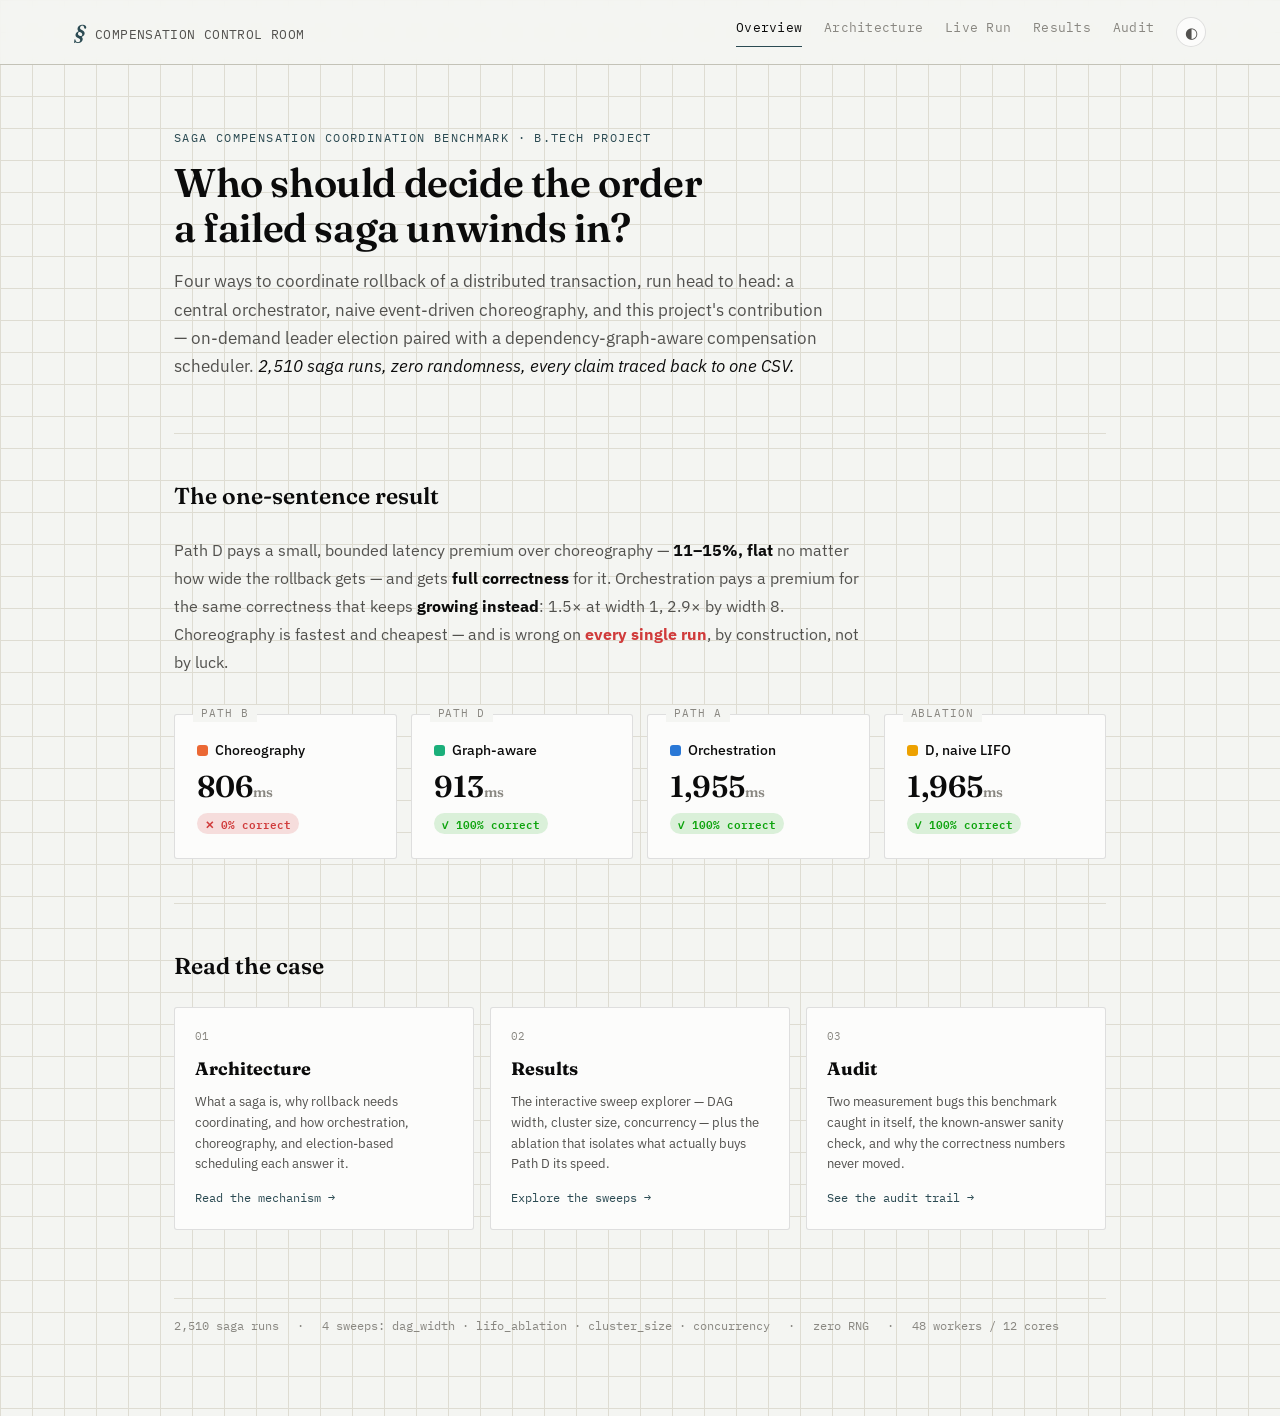
<file: dashboard/index.html>
<!DOCTYPE html>
<html lang="en">
<head>
<meta charset="UTF-8">
<meta name="viewport" content="width=device-width, initial-scale=1.0">
<title>Compensation Control Room</title>
<link rel="preconnect" href="https://fonts.googleapis.com">
<link rel="preconnect" href="https://fonts.gstatic.com" crossorigin>
<link href="https://fonts.googleapis.com/css2?family=Fraunces:opsz,wght@9..144,500;9..144,600;9..144,700&family=IBM+Plex+Sans:wght@400;500;600;700&family=IBM+Plex+Mono:wght@400;500;600&family=Caveat:wght@500;600&display=swap" rel="stylesheet">
<link rel="stylesheet" href="styles.css">
</head>
<body>

<header class="masthead">
  <div class="inner">
    <div class="brand"><span class="mark">§</span><span class="name">COMPENSATION CONTROL ROOM</span></div>
    <nav class="pagenav">
      <a href="index.html" class="cur">Overview</a>
      <a href="architecture.html">Architecture</a>
      <a href="simulate.html">Live Run</a>
      <a href="results.html">Results</a>
      <a href="audit.html">Audit</a>
      <button id="themeBtn" class="themebtn" aria-label="Toggle theme">◐</button>
    </nav>
  </div>
</header>

<div class="wrap">
  <section class="hero">
    <p class="kicker">Saga compensation coordination benchmark &middot; B.Tech project</p>
    <h1>Who should decide the order<br>a failed saga unwinds in?</h1>
    <p class="lede">Four ways to coordinate rollback of a distributed transaction, run head to head:
      a central orchestrator, naive event-driven choreography, and this project's contribution &mdash;
      on-demand leader election paired with a dependency-graph-aware compensation scheduler.
      <em>2,510 saga runs, zero randomness, every claim traced back to one CSV.</em></p>
  </section>

  <section class="block">
    <div class="block-head"><h2>The one-sentence result</h2></div>
    <p style="font-size:16px; line-height:1.75; max-width:70ch; color:var(--ink-2);">
      Path D pays a small, bounded latency premium over choreography &mdash;
      <b style="color:var(--ink)">11&ndash;15%, flat</b> no matter how wide the rollback gets &mdash;
      and gets <b style="color:var(--ink)">full correctness</b> for it. Orchestration pays a premium for
      the same correctness that keeps <b style="color:var(--ink)">growing instead</b>: 1.5&times; at
      width&nbsp;1, 2.9&times; by width&nbsp;8. Choreography is fastest and cheapest &mdash;
      and is wrong on <b style="color:var(--critical)">every single run</b>, by construction, not by luck.
    </p>

    <div class="grid-4" style="margin-top:24px;">
      <div class="card" data-tab="path B">
        <div class="pathkey" style="margin-bottom:10px;"><span class="sw" style="background:var(--series-b)"></span>Choreography</div>
        <div class="readout" style="text-align:left;"><span class="rv mono">806<span style="font-size:14px;color:var(--ink-muted);">ms</span></span></div>
        <div style="margin-top:8px;"><span class="pill critical">✕ 0% correct</span></div>
      </div>
      <div class="card" data-tab="path D">
        <div class="pathkey" style="margin-bottom:10px;"><span class="sw" style="background:var(--series-d)"></span>Graph-aware</div>
        <div class="readout" style="text-align:left;"><span class="rv mono">913<span style="font-size:14px;color:var(--ink-muted);">ms</span></span></div>
        <div style="margin-top:8px;"><span class="pill good">✓ 100% correct</span></div>
      </div>
      <div class="card" data-tab="path A">
        <div class="pathkey" style="margin-bottom:10px;"><span class="sw" style="background:var(--series-a)"></span>Orchestration</div>
        <div class="readout" style="text-align:left;"><span class="rv mono">1,955<span style="font-size:14px;color:var(--ink-muted);">ms</span></span></div>
        <div style="margin-top:8px;"><span class="pill good">✓ 100% correct</span></div>
      </div>
      <div class="card" data-tab="ablation">
        <div class="pathkey" style="margin-bottom:10px;"><span class="sw" style="background:var(--series-dl)"></span>D, naive LIFO</div>
        <div class="readout" style="text-align:left;"><span class="rv mono">1,965<span style="font-size:14px;color:var(--ink-muted);">ms</span></span></div>
        <div style="margin-top:8px;"><span class="pill good">✓ 100% correct</span></div>
      </div>
    </div>
  </section>

  <section class="block">
    <div class="block-head"><h2>Read the case</h2></div>
    <div class="navcards">
      <a class="navcard" href="architecture.html">
        <div class="nc-num">01</div>
        <h3>Architecture</h3>
        <p>What a saga is, why rollback needs coordinating, and how orchestration, choreography, and
          election-based scheduling each answer it.</p>
        <span class="go">Read the mechanism &rarr;</span>
      </a>
      <a class="navcard" href="results.html">
        <div class="nc-num">02</div>
        <h3>Results</h3>
        <p>The interactive sweep explorer &mdash; DAG width, cluster size, concurrency &mdash; plus the
          ablation that isolates what actually buys Path D its speed.</p>
        <span class="go">Explore the sweeps &rarr;</span>
      </a>
      <a class="navcard" href="audit.html">
        <div class="nc-num">03</div>
        <h3>Audit</h3>
        <p>Two measurement bugs this benchmark caught in itself, the known-answer sanity check, and
          why the correctness numbers never moved.</p>
        <span class="go">See the audit trail &rarr;</span>
      </a>
    </div>
  </section>

  <footer class="pagefoot">
    <span>2,510 saga runs</span><span>·</span>
    <span>4 sweeps: dag_width · lifo_ablation · cluster_size · concurrency</span><span>·</span>
    <span>zero RNG</span><span>·</span>
    <span>48 workers / 12 cores</span>
  </footer>
</div>

<script src="data.js"></script>
<script>initThemeToggle("themeBtn");</script>
</body>
</html>
</file>
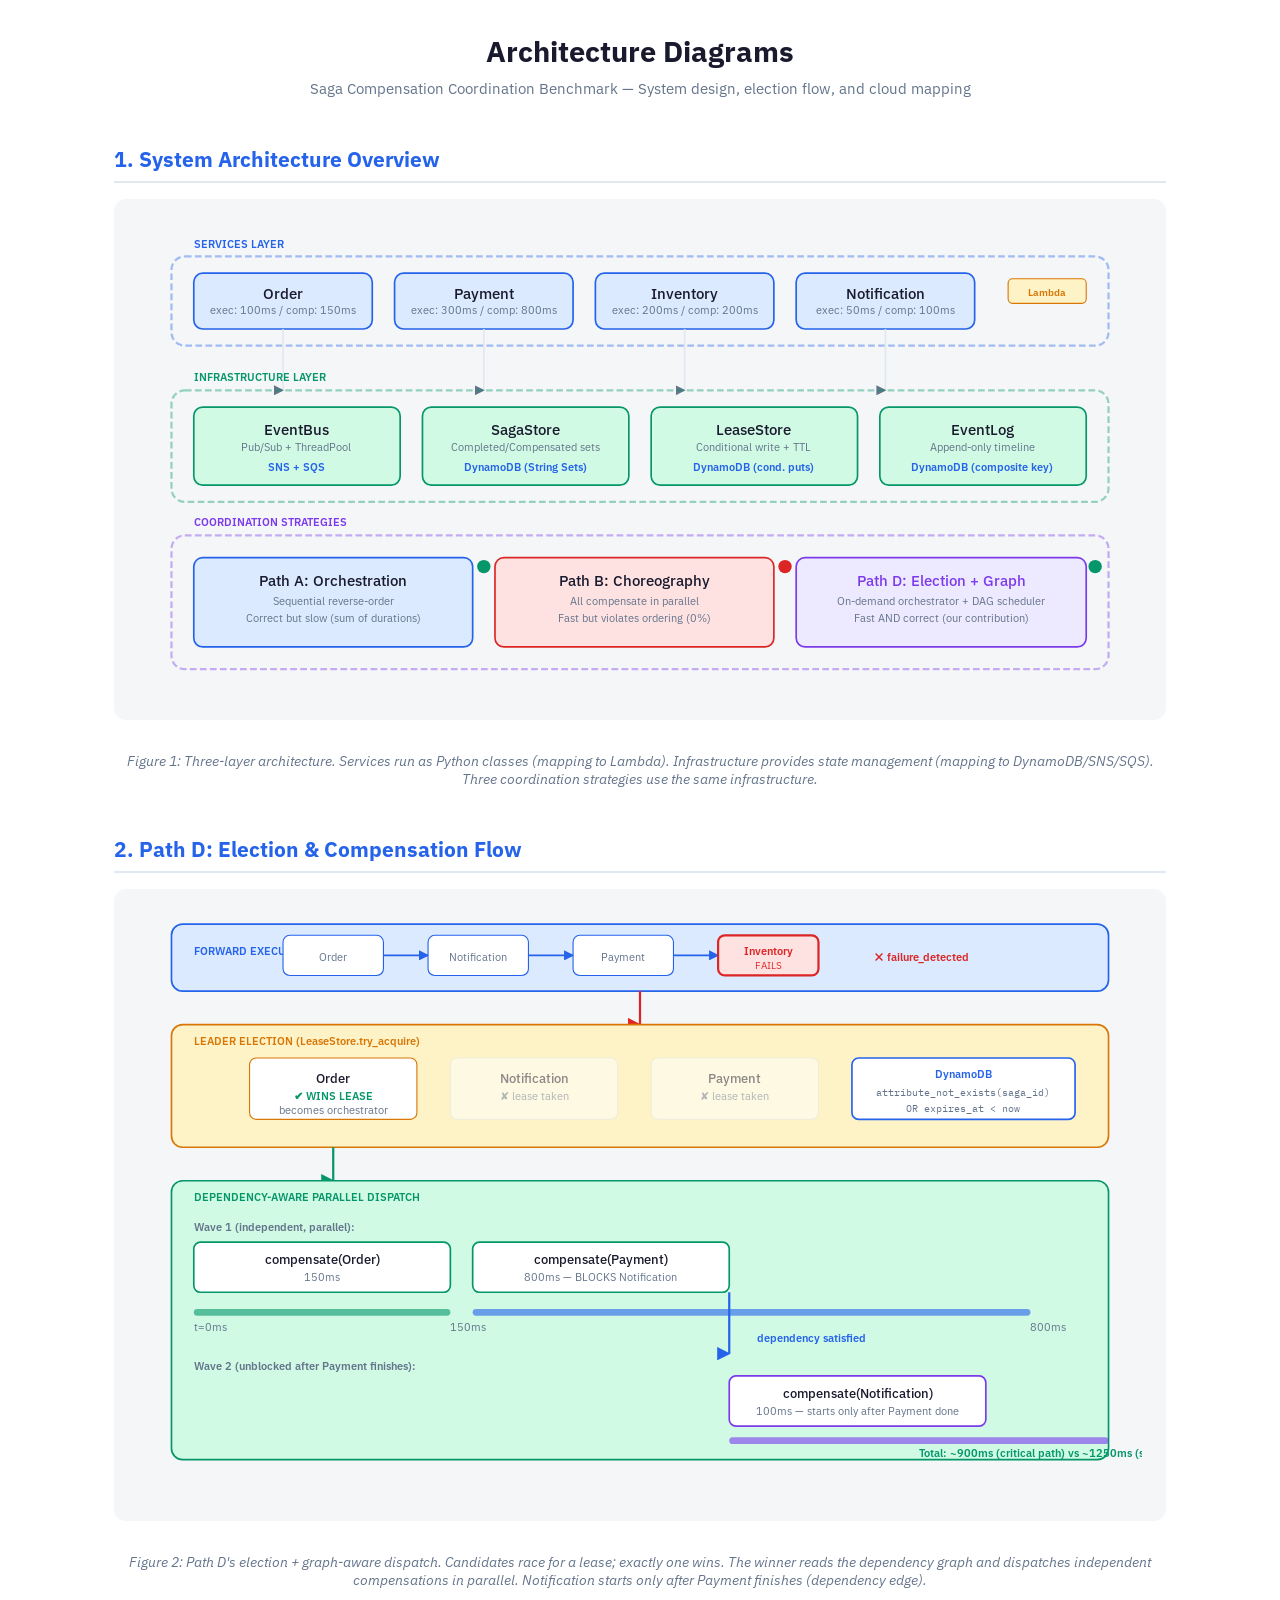
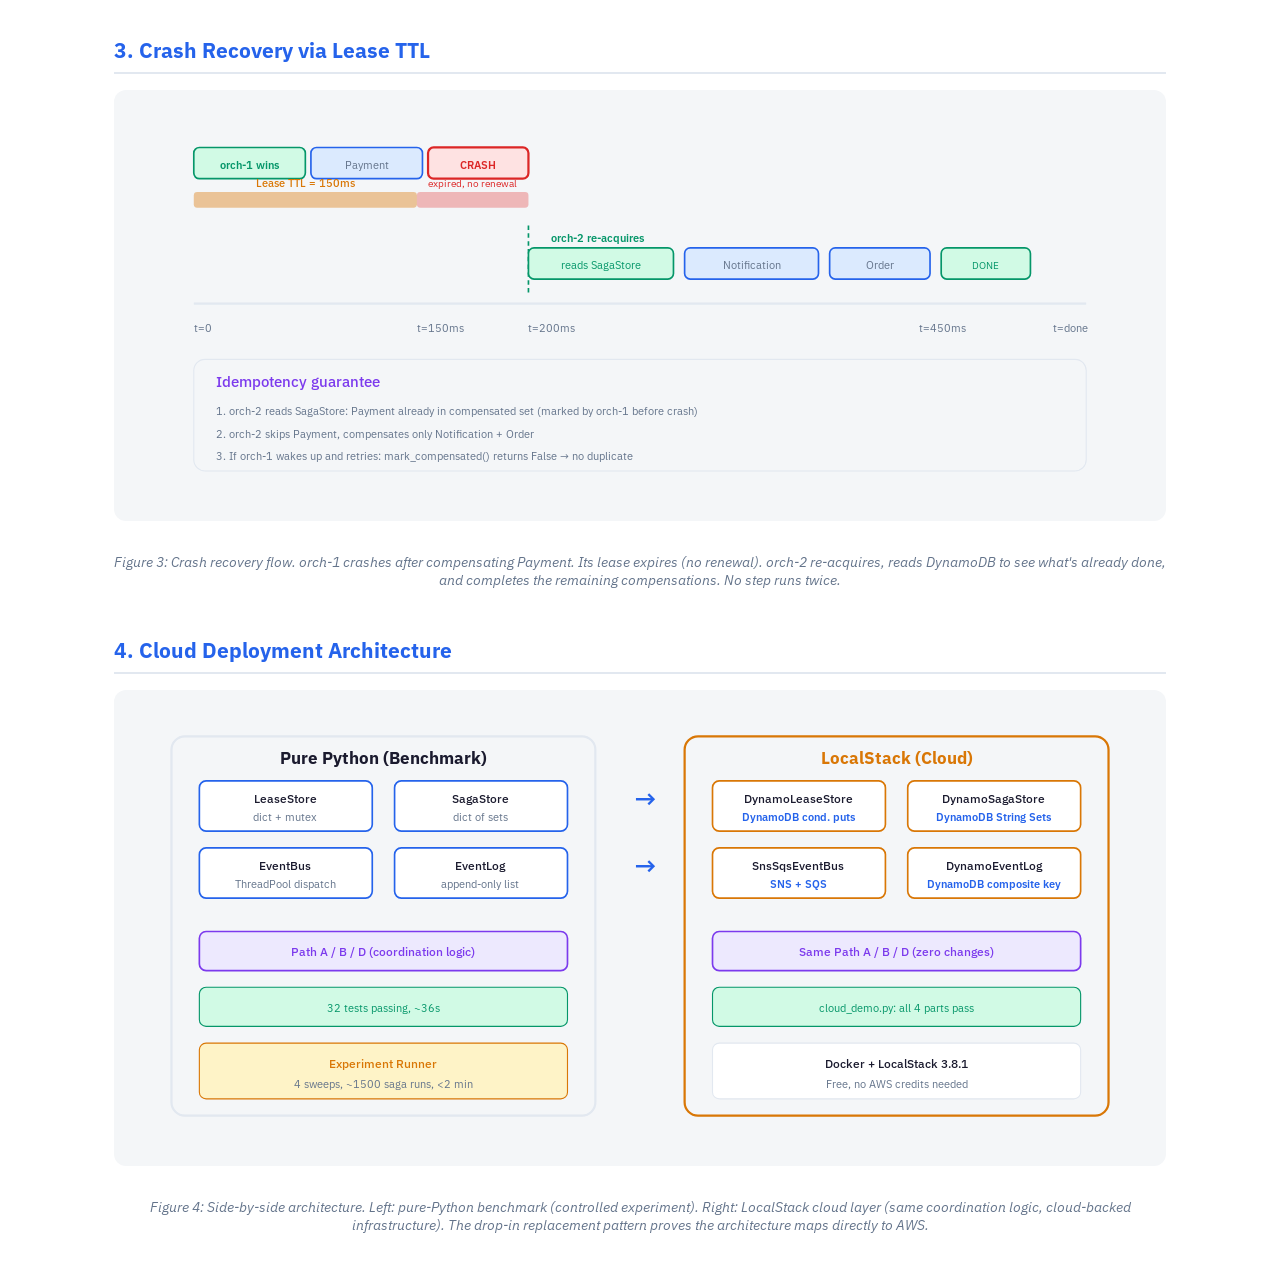
<file: architecture_diagrams.html>
<!DOCTYPE html>
<html lang="en">
<head>
<meta charset="UTF-8">
<meta name="viewport" content="width=device-width, initial-scale=1.0">
<title>Saga Architecture Diagrams</title>
<link href="https://fonts.googleapis.com/css2?family=IBM+Plex+Sans:wght@400;500;600;700&family=IBM+Plex+Mono:wght@400;500&display=swap" rel="stylesheet">
<style>
:root {
  --bg: #ffffff; --bg-alt: #f4f6f8; --bg-card: #fff;
  --text: #1a1a2e; --text-muted: #64748b;
  --blue: #2563eb; --blue-light: #dbeafe;
  --green: #059669; --green-light: #d1fae5;
  --red: #dc2626; --red-light: #fee2e2;
  --orange: #d97706; --orange-light: #fef3c7;
  --purple: #7c3aed; --purple-light: #ede9fe;
  --border: #e2e8f0;
  --font: 'IBM Plex Sans', -apple-system, sans-serif;
  --mono: 'IBM Plex Mono', monospace;
  color-scheme: light;
}
@media (prefers-color-scheme: dark) {
  :root:not([data-theme="light"]) {
    --bg: #0f1117; --bg-alt: #1a1d28; --bg-card: #1e2130;
    --text: #e2e8f0; --text-muted: #94a3b8;
    --blue: #60a5fa; --blue-light: #1e3a5f;
    --green: #34d399; --green-light: #064e3b;
    --red: #f87171; --red-light: #450a0a;
    --orange: #fbbf24; --orange-light: #451a03;
    --purple: #a78bfa; --purple-light: #2e1065;
    --border: #2d3348;
    color-scheme: dark;
  }
}
:root[data-theme="dark"] {
  --bg: #0f1117; --bg-alt: #1a1d28; --bg-card: #1e2130;
  --text: #e2e8f0; --text-muted: #94a3b8;
  --blue: #60a5fa; --blue-light: #1e3a5f;
  --green: #34d399; --green-light: #064e3b;
  --red: #f87171; --red-light: #450a0a;
  --orange: #fbbf24; --orange-light: #451a03;
  --purple: #a78bfa; --purple-light: #2e1065;
  --border: #2d3348;
  color-scheme: dark;
}

* { margin: 0; padding: 0; box-sizing: border-box; }
body { font-family: var(--font); background: var(--bg); color: var(--text); }
.page { max-width: 1100px; margin: 0 auto; padding: 32px 24px; }
h1 { font-size: 1.8rem; font-weight: 700; text-align: center; margin-bottom: 8px; }
.subtitle { text-align: center; color: var(--text-muted); margin-bottom: 40px; font-size: 0.95rem; }
h2 { font-size: 1.3rem; font-weight: 700; color: var(--blue); margin: 48px 0 16px; padding-bottom: 8px; border-bottom: 2px solid var(--border); }
.diagram-wrap { background: var(--bg-alt); border-radius: 12px; padding: 24px; margin: 16px 0 32px; overflow-x: auto; }
.caption { font-size: 0.85rem; color: var(--text-muted); text-align: center; margin-top: 12px; font-style: italic; }

/* SVG shared styles */
svg text { font-family: var(--font); }
svg .label { font-size: 13px; fill: var(--text); font-weight: 500; }
svg .sublabel { font-size: 10px; fill: var(--text-muted); }
svg .aws-label { font-size: 10px; fill: var(--blue); font-weight: 600; }
svg .title-label { font-size: 15px; fill: var(--text); font-weight: 700; }
</style>
</head>
<body>
<div class="page">

<h1>Architecture Diagrams</h1>
<p class="subtitle">Saga Compensation Coordination Benchmark &mdash; System design, election flow, and cloud mapping</p>

<!-- DIAGRAM 1: System Architecture Overview -->
<h2>1. System Architecture Overview</h2>
<div class="diagram-wrap">
<svg viewBox="0 0 900 420" xmlns="http://www.w3.org/2000/svg">
  <!-- Services layer -->
  <rect x="30" y="30" width="840" height="80" rx="12" fill="none" stroke="#2563eb" stroke-width="2" stroke-dasharray="6,3" opacity="0.4"/>
  <text x="50" y="22" class="sublabel" style="fill:var(--blue);font-weight:600">SERVICES LAYER</text>

  <rect x="50" y="45" width="160" height="50" rx="8" fill="var(--blue-light)" stroke="var(--blue)" stroke-width="1.5"/>
  <text x="130" y="68" text-anchor="middle" class="label">Order</text>
  <text x="130" y="82" text-anchor="middle" class="sublabel">exec: 100ms / comp: 150ms</text>

  <rect x="230" y="45" width="160" height="50" rx="8" fill="var(--blue-light)" stroke="var(--blue)" stroke-width="1.5"/>
  <text x="310" y="68" text-anchor="middle" class="label">Payment</text>
  <text x="310" y="82" text-anchor="middle" class="sublabel">exec: 300ms / comp: 800ms</text>

  <rect x="410" y="45" width="160" height="50" rx="8" fill="var(--blue-light)" stroke="var(--blue)" stroke-width="1.5"/>
  <text x="490" y="68" text-anchor="middle" class="label">Inventory</text>
  <text x="490" y="82" text-anchor="middle" class="sublabel">exec: 200ms / comp: 200ms</text>

  <rect x="590" y="45" width="160" height="50" rx="8" fill="var(--blue-light)" stroke="var(--blue)" stroke-width="1.5"/>
  <text x="670" y="68" text-anchor="middle" class="label">Notification</text>
  <text x="670" y="82" text-anchor="middle" class="sublabel">exec: 50ms / comp: 100ms</text>

  <!-- AWS mapping -->
  <rect x="780" y="50" width="70" height="22" rx="4" fill="var(--orange-light)" stroke="var(--orange)" stroke-width="1"/>
  <text x="815" y="65" text-anchor="middle" class="aws-label" style="fill:var(--orange);font-size:9px">Lambda</text>

  <!-- Arrows down -->
  <line x1="130" y1="95" x2="130" y2="150" stroke="var(--border)" stroke-width="1.5" marker-end="url(#arrow)"/>
  <line x1="310" y1="95" x2="310" y2="150" stroke="var(--border)" stroke-width="1.5" marker-end="url(#arrow)"/>
  <line x1="490" y1="95" x2="490" y2="150" stroke="var(--border)" stroke-width="1.5" marker-end="url(#arrow)"/>
  <line x1="670" y1="95" x2="670" y2="150" stroke="var(--border)" stroke-width="1.5" marker-end="url(#arrow)"/>

  <!-- Infrastructure layer -->
  <rect x="30" y="150" width="840" height="100" rx="12" fill="none" stroke="var(--green)" stroke-width="2" stroke-dasharray="6,3" opacity="0.4"/>
  <text x="50" y="142" class="sublabel" style="fill:var(--green);font-weight:600">INFRASTRUCTURE LAYER</text>

  <rect x="50" y="165" width="185" height="70" rx="8" fill="var(--green-light)" stroke="var(--green)" stroke-width="1.5"/>
  <text x="142" y="190" text-anchor="middle" class="label">EventBus</text>
  <text x="142" y="204" text-anchor="middle" class="sublabel">Pub/Sub + ThreadPool</text>
  <text x="142" y="222" text-anchor="middle" class="aws-label">SNS + SQS</text>

  <rect x="255" y="165" width="185" height="70" rx="8" fill="var(--green-light)" stroke="var(--green)" stroke-width="1.5"/>
  <text x="347" y="190" text-anchor="middle" class="label">SagaStore</text>
  <text x="347" y="204" text-anchor="middle" class="sublabel">Completed/Compensated sets</text>
  <text x="347" y="222" text-anchor="middle" class="aws-label">DynamoDB (String Sets)</text>

  <rect x="460" y="165" width="185" height="70" rx="8" fill="var(--green-light)" stroke="var(--green)" stroke-width="1.5"/>
  <text x="552" y="190" text-anchor="middle" class="label">LeaseStore</text>
  <text x="552" y="204" text-anchor="middle" class="sublabel">Conditional write + TTL</text>
  <text x="552" y="222" text-anchor="middle" class="aws-label">DynamoDB (cond. puts)</text>

  <rect x="665" y="165" width="185" height="70" rx="8" fill="var(--green-light)" stroke="var(--green)" stroke-width="1.5"/>
  <text x="757" y="190" text-anchor="middle" class="label">EventLog</text>
  <text x="757" y="204" text-anchor="middle" class="sublabel">Append-only timeline</text>
  <text x="757" y="222" text-anchor="middle" class="aws-label">DynamoDB (composite key)</text>

  <!-- Coordination layer -->
  <rect x="30" y="280" width="840" height="120" rx="12" fill="none" stroke="var(--purple)" stroke-width="2" stroke-dasharray="6,3" opacity="0.4"/>
  <text x="50" y="272" class="sublabel" style="fill:var(--purple);font-weight:600">COORDINATION STRATEGIES</text>

  <rect x="50" y="300" width="250" height="80" rx="8" fill="var(--blue-light)" stroke="var(--blue)" stroke-width="1.5"/>
  <text x="175" y="325" text-anchor="middle" class="label">Path A: Orchestration</text>
  <text x="175" y="342" text-anchor="middle" class="sublabel">Sequential reverse-order</text>
  <text x="175" y="358" text-anchor="middle" class="sublabel">Correct but slow (sum of durations)</text>
  <circle cx="310" cy="308" r="6" fill="var(--green)"/>

  <rect x="320" y="300" width="250" height="80" rx="8" fill="var(--red-light)" stroke="var(--red)" stroke-width="1.5"/>
  <text x="445" y="325" text-anchor="middle" class="label">Path B: Choreography</text>
  <text x="445" y="342" text-anchor="middle" class="sublabel">All compensate in parallel</text>
  <text x="445" y="358" text-anchor="middle" class="sublabel">Fast but violates ordering (0%)</text>
  <circle cx="580" cy="308" r="6" fill="var(--red)"/>

  <rect x="590" y="300" width="260" height="80" rx="8" fill="var(--purple-light)" stroke="var(--purple)" stroke-width="1.5"/>
  <text x="720" y="325" text-anchor="middle" class="label" style="fill:var(--purple)">Path D: Election + Graph</text>
  <text x="720" y="342" text-anchor="middle" class="sublabel">On-demand orchestrator + DAG scheduler</text>
  <text x="720" y="358" text-anchor="middle" class="sublabel">Fast AND correct (our contribution)</text>
  <circle cx="858" cy="308" r="6" fill="var(--green)"/>

  <defs>
    <marker id="arrow" viewBox="0 0 10 10" refX="9" refY="5" markerWidth="6" markerHeight="6" orient="auto-start-auto">
      <path d="M 0 0 L 10 5 L 0 10 z" fill="var(--text-muted)"/>
    </marker>
    <marker id="arrow-blue" viewBox="0 0 10 10" refX="9" refY="5" markerWidth="6" markerHeight="6" orient="auto-start-auto">
      <path d="M 0 0 L 10 5 L 0 10 z" fill="var(--blue)"/>
    </marker>
    <marker id="arrow-red" viewBox="0 0 10 10" refX="9" refY="5" markerWidth="6" markerHeight="6" orient="auto-start-auto">
      <path d="M 0 0 L 10 5 L 0 10 z" fill="var(--red)"/>
    </marker>
    <marker id="arrow-green" viewBox="0 0 10 10" refX="9" refY="5" markerWidth="6" markerHeight="6" orient="auto-start-auto">
      <path d="M 0 0 L 10 5 L 0 10 z" fill="var(--green)"/>
    </marker>
  </defs>
</svg>
</div>
<p class="caption">Figure 1: Three-layer architecture. Services run as Python classes (mapping to Lambda). Infrastructure provides state management (mapping to DynamoDB/SNS/SQS). Three coordination strategies use the same infrastructure.</p>

<!-- DIAGRAM 2: Path D Election Flow -->
<h2>2. Path D: Election &amp; Compensation Flow</h2>
<div class="diagram-wrap">
<svg viewBox="0 0 900 520" xmlns="http://www.w3.org/2000/svg">
  <!-- Forward phase -->
  <rect x="30" y="10" width="840" height="60" rx="10" fill="var(--blue-light)" stroke="var(--blue)" stroke-width="1.5"/>
  <text x="50" y="38" class="sublabel" style="fill:var(--blue);font-weight:600">FORWARD EXECUTION</text>

  <rect x="130" y="20" width="90" height="36" rx="6" fill="var(--bg-card)" stroke="var(--blue)" stroke-width="1"/>
  <text x="175" y="43" text-anchor="middle" class="sublabel">Order</text>
  <line x1="220" y1="38" x2="260" y2="38" stroke="var(--blue)" stroke-width="1.5" marker-end="url(#arrow-blue)"/>

  <rect x="260" y="20" width="90" height="36" rx="6" fill="var(--bg-card)" stroke="var(--blue)" stroke-width="1"/>
  <text x="305" y="43" text-anchor="middle" class="sublabel">Notification</text>
  <line x1="350" y1="38" x2="390" y2="38" stroke="var(--blue)" stroke-width="1.5" marker-end="url(#arrow-blue)"/>

  <rect x="390" y="20" width="90" height="36" rx="6" fill="var(--bg-card)" stroke="var(--blue)" stroke-width="1"/>
  <text x="435" y="43" text-anchor="middle" class="sublabel">Payment</text>
  <line x1="480" y1="38" x2="520" y2="38" stroke="var(--blue)" stroke-width="1.5" marker-end="url(#arrow-blue)"/>

  <rect x="520" y="20" width="90" height="36" rx="6" fill="var(--red-light)" stroke="var(--red)" stroke-width="2"/>
  <text x="565" y="38" text-anchor="middle" class="sublabel" style="fill:var(--red);font-weight:600">Inventory</text>
  <text x="565" y="50" text-anchor="middle" style="font-size:9px;fill:var(--red)">FAILS</text>

  <text x="660" y="43" class="sublabel" style="fill:var(--red);font-weight:600">&#10060; failure_detected</text>

  <!-- Arrow down -->
  <line x1="450" y1="70" x2="450" y2="100" stroke="var(--red)" stroke-width="2" marker-end="url(#arrow-red)"/>

  <!-- Election phase -->
  <rect x="30" y="100" width="840" height="110" rx="10" fill="var(--orange-light)" stroke="var(--orange)" stroke-width="1.5"/>
  <text x="50" y="118" class="sublabel" style="fill:var(--orange);font-weight:600">LEADER ELECTION (LeaseStore.try_acquire)</text>

  <rect x="100" y="130" width="150" height="55" rx="6" fill="var(--bg-card)" stroke="var(--orange)" stroke-width="1"/>
  <text x="175" y="152" text-anchor="middle" class="label" style="font-size:12px">Order</text>
  <text x="175" y="168" text-anchor="middle" class="sublabel" style="fill:var(--green);font-weight:600">&#10004; WINS LEASE</text>
  <text x="175" y="180" text-anchor="middle" class="sublabel">becomes orchestrator</text>

  <rect x="280" y="130" width="150" height="55" rx="6" fill="var(--bg-card)" stroke="var(--border)" stroke-width="1" opacity="0.5"/>
  <text x="355" y="152" text-anchor="middle" class="label" style="font-size:12px;opacity:0.5">Notification</text>
  <text x="355" y="168" text-anchor="middle" class="sublabel" style="opacity:0.5">&#10008; lease taken</text>

  <rect x="460" y="130" width="150" height="55" rx="6" fill="var(--bg-card)" stroke="var(--border)" stroke-width="1" opacity="0.5"/>
  <text x="535" y="152" text-anchor="middle" class="label" style="font-size:12px;opacity:0.5">Payment</text>
  <text x="535" y="168" text-anchor="middle" class="sublabel" style="opacity:0.5">&#10008; lease taken</text>

  <rect x="640" y="130" width="200" height="55" rx="6" fill="var(--bg-card)" stroke="var(--blue)" stroke-width="1.5"/>
  <text x="740" y="148" text-anchor="middle" class="sublabel" style="fill:var(--blue);font-weight:600">DynamoDB</text>
  <text x="740" y="164" text-anchor="middle" style="font-size:9px;fill:var(--text-muted);font-family:var(--mono)">attribute_not_exists(saga_id)</text>
  <text x="740" y="178" text-anchor="middle" style="font-size:9px;fill:var(--text-muted);font-family:var(--mono)">OR expires_at < now</text>

  <!-- Arrow down -->
  <line x1="175" y1="210" x2="175" y2="240" stroke="var(--green)" stroke-width="2" marker-end="url(#arrow-green)"/>

  <!-- Graph-aware dispatch -->
  <rect x="30" y="240" width="840" height="250" rx="10" fill="var(--green-light)" stroke="var(--green)" stroke-width="1.5"/>
  <text x="50" y="258" class="sublabel" style="fill:var(--green);font-weight:600">DEPENDENCY-AWARE PARALLEL DISPATCH</text>

  <!-- Wave 1: independent -->
  <text x="50" y="285" class="sublabel" style="font-weight:600">Wave 1 (independent, parallel):</text>

  <rect x="50" y="295" width="230" height="45" rx="6" fill="var(--bg-card)" stroke="var(--green)" stroke-width="1.5"/>
  <text x="165" y="315" text-anchor="middle" class="label" style="font-size:12px">compensate(Order)</text>
  <text x="165" y="330" text-anchor="middle" class="sublabel">150ms</text>

  <rect x="300" y="295" width="230" height="45" rx="6" fill="var(--bg-card)" stroke="var(--green)" stroke-width="1.5"/>
  <text x="415" y="315" text-anchor="middle" class="label" style="font-size:12px">compensate(Payment)</text>
  <text x="415" y="330" text-anchor="middle" class="sublabel">800ms &mdash; BLOCKS Notification</text>

  <!-- Timeline bar -->
  <rect x="50" y="355" width="230" height="6" rx="3" fill="var(--green)" opacity="0.6"/>
  <rect x="300" y="355" width="500" height="6" rx="3" fill="var(--blue)" opacity="0.6"/>
  <text x="50" y="375" class="sublabel">t=0ms</text>
  <text x="280" y="375" class="sublabel">150ms</text>
  <text x="800" y="375" class="sublabel">800ms</text>

  <!-- Dependency arrow -->
  <line x1="530" y1="340" x2="530" y2="395" stroke="var(--blue)" stroke-width="2" marker-end="url(#arrow-blue)"/>
  <text x="555" y="385" class="sublabel" style="fill:var(--blue);font-weight:600">dependency satisfied</text>

  <!-- Wave 2: dependent -->
  <text x="50" y="410" class="sublabel" style="font-weight:600">Wave 2 (unblocked after Payment finishes):</text>

  <rect x="530" y="415" width="230" height="45" rx="6" fill="var(--bg-card)" stroke="var(--purple)" stroke-width="1.5"/>
  <text x="645" y="435" text-anchor="middle" class="label" style="font-size:12px">compensate(Notification)</text>
  <text x="645" y="450" text-anchor="middle" class="sublabel">100ms &mdash; starts only after Payment done</text>

  <rect x="530" y="470" width="340" height="6" rx="3" fill="var(--purple)" opacity="0.6"/>
  <text x="700" y="488" class="sublabel" style="fill:var(--green);font-weight:600">Total: ~900ms (critical path) vs ~1250ms (sequential)</text>
</svg>
</div>
<p class="caption">Figure 2: Path D's election + graph-aware dispatch. Candidates race for a lease; exactly one wins. The winner reads the dependency graph and dispatches independent compensations in parallel. Notification starts only after Payment finishes (dependency edge).</p>

<!-- DIAGRAM 3: Crash Recovery -->
<h2>3. Crash Recovery via Lease TTL</h2>
<div class="diagram-wrap">
<svg viewBox="0 0 900 340" xmlns="http://www.w3.org/2000/svg">
  <!-- Timeline -->
  <line x1="50" y1="170" x2="850" y2="170" stroke="var(--border)" stroke-width="2"/>
  <text x="50" y="195" class="sublabel">t=0</text>
  <text x="250" y="195" class="sublabel">t=150ms</text>
  <text x="350" y="195" class="sublabel">t=200ms</text>
  <text x="700" y="195" class="sublabel">t=450ms</text>
  <text x="820" y="195" class="sublabel">t=done</text>

  <!-- orch-1 -->
  <rect x="50" y="30" width="100" height="28" rx="5" fill="var(--green-light)" stroke="var(--green)" stroke-width="1.5"/>
  <text x="100" y="49" text-anchor="middle" class="sublabel" style="fill:var(--green);font-weight:600">orch-1 wins</text>

  <rect x="155" y="30" width="100" height="28" rx="5" fill="var(--blue-light)" stroke="var(--blue)" stroke-width="1.5"/>
  <text x="205" y="49" text-anchor="middle" class="sublabel">Payment</text>

  <rect x="260" y="30" width="90" height="28" rx="5" fill="var(--red-light)" stroke="var(--red)" stroke-width="2"/>
  <text x="305" y="49" text-anchor="middle" class="sublabel" style="fill:var(--red);font-weight:600">CRASH</text>

  <!-- Lease bar -->
  <rect x="50" y="70" width="200" height="14" rx="3" fill="var(--orange)" opacity="0.4"/>
  <text x="150" y="65" text-anchor="middle" class="sublabel" style="fill:var(--orange);font-weight:500">Lease TTL = 150ms</text>
  <rect x="250" y="70" width="100" height="14" rx="3" fill="var(--red)" opacity="0.3"/>
  <text x="300" y="65" text-anchor="middle" class="sublabel" style="fill:var(--red);font-size:9px">expired, no renewal</text>

  <!-- orch-2 -->
  <line x1="350" y1="100" x2="350" y2="160" stroke="var(--green)" stroke-width="1.5" stroke-dasharray="4,3"/>
  <text x="370" y="115" class="sublabel" style="fill:var(--green);font-weight:600">orch-2 re-acquires</text>

  <rect x="350" y="120" width="130" height="28" rx="5" fill="var(--green-light)" stroke="var(--green)" stroke-width="1.5"/>
  <text x="415" y="139" text-anchor="middle" class="sublabel" style="fill:var(--green)">reads SagaStore</text>

  <rect x="490" y="120" width="120" height="28" rx="5" fill="var(--blue-light)" stroke="var(--blue)" stroke-width="1.5"/>
  <text x="550" y="139" text-anchor="middle" class="sublabel">Notification</text>

  <rect x="620" y="120" width="90" height="28" rx="5" fill="var(--blue-light)" stroke="var(--blue)" stroke-width="1.5"/>
  <text x="665" y="139" text-anchor="middle" class="sublabel">Order</text>

  <rect x="720" y="120" width="80" height="28" rx="5" fill="var(--green-light)" stroke="var(--green)" stroke-width="1.5"/>
  <text x="760" y="139" text-anchor="middle" class="sublabel" style="fill:var(--green);font-size:9px">DONE</text>

  <!-- Idempotency box -->
  <rect x="50" y="220" width="800" height="100" rx="10" fill="var(--bg-alt)" stroke="var(--border)" stroke-width="1"/>
  <text x="70" y="245" class="label" style="font-size:13px;fill:var(--purple)">Idempotency guarantee</text>

  <text x="70" y="270" class="sublabel">1. orch-2 reads SagaStore: Payment already in compensated set (marked by orch-1 before crash)</text>
  <text x="70" y="290" class="sublabel">2. orch-2 skips Payment, compensates only Notification + Order</text>
  <text x="70" y="310" class="sublabel">3. If orch-1 wakes up and retries: mark_compensated() returns False &rarr; no duplicate</text>
</svg>
</div>
<p class="caption">Figure 3: Crash recovery flow. orch-1 crashes after compensating Payment. Its lease expires (no renewal). orch-2 re-acquires, reads DynamoDB to see what's already done, and completes the remaining compensations. No step runs twice.</p>

<!-- DIAGRAM 4: Cloud Mapping -->
<h2>4. Cloud Deployment Architecture</h2>
<div class="diagram-wrap">
<svg viewBox="0 0 900 380" xmlns="http://www.w3.org/2000/svg">
  <!-- Python layer -->
  <rect x="30" y="20" width="380" height="340" rx="12" fill="var(--bg-alt)" stroke="var(--border)" stroke-width="2"/>
  <text x="220" y="45" text-anchor="middle" class="title-label">Pure Python (Benchmark)</text>

  <rect x="55" y="60" width="155" height="45" rx="6" fill="var(--bg-card)" stroke="var(--blue)" stroke-width="1.5"/>
  <text x="132" y="80" text-anchor="middle" class="label" style="font-size:11px">LeaseStore</text>
  <text x="132" y="96" text-anchor="middle" class="sublabel">dict + mutex</text>

  <rect x="230" y="60" width="155" height="45" rx="6" fill="var(--bg-card)" stroke="var(--blue)" stroke-width="1.5"/>
  <text x="307" y="80" text-anchor="middle" class="label" style="font-size:11px">SagaStore</text>
  <text x="307" y="96" text-anchor="middle" class="sublabel">dict of sets</text>

  <rect x="55" y="120" width="155" height="45" rx="6" fill="var(--bg-card)" stroke="var(--blue)" stroke-width="1.5"/>
  <text x="132" y="140" text-anchor="middle" class="label" style="font-size:11px">EventBus</text>
  <text x="132" y="156" text-anchor="middle" class="sublabel">ThreadPool dispatch</text>

  <rect x="230" y="120" width="155" height="45" rx="6" fill="var(--bg-card)" stroke="var(--blue)" stroke-width="1.5"/>
  <text x="307" y="140" text-anchor="middle" class="label" style="font-size:11px">EventLog</text>
  <text x="307" y="156" text-anchor="middle" class="sublabel">append-only list</text>

  <rect x="55" y="195" width="330" height="35" rx="6" fill="var(--purple-light)" stroke="var(--purple)" stroke-width="1.5"/>
  <text x="220" y="217" text-anchor="middle" class="label" style="font-size:11px;fill:var(--purple)">Path A / B / D (coordination logic)</text>

  <rect x="55" y="245" width="330" height="35" rx="6" fill="var(--green-light)" stroke="var(--green)" stroke-width="1"/>
  <text x="220" y="267" text-anchor="middle" class="sublabel" style="fill:var(--green)">32 tests passing, ~36s</text>

  <rect x="55" y="295" width="330" height="50" rx="6" fill="var(--orange-light)" stroke="var(--orange)" stroke-width="1"/>
  <text x="220" y="317" text-anchor="middle" class="label" style="font-size:11px;fill:var(--orange)">Experiment Runner</text>
  <text x="220" y="335" text-anchor="middle" class="sublabel">4 sweeps, ~1500 saga runs, &lt;2 min</text>

  <!-- Arrows -->
  <text x="445" y="85" class="label" style="font-size:24px;fill:var(--blue)">&rarr;</text>
  <text x="445" y="145" class="label" style="font-size:24px;fill:var(--blue)">&rarr;</text>

  <!-- Cloud layer -->
  <rect x="490" y="20" width="380" height="340" rx="12" fill="var(--bg-alt)" stroke="var(--orange)" stroke-width="2"/>
  <text x="680" y="45" text-anchor="middle" class="title-label" style="fill:var(--orange)">LocalStack (Cloud)</text>

  <rect x="515" y="60" width="155" height="45" rx="6" fill="var(--bg-card)" stroke="var(--orange)" stroke-width="1.5"/>
  <text x="592" y="80" text-anchor="middle" class="label" style="font-size:11px">DynamoLeaseStore</text>
  <text x="592" y="96" text-anchor="middle" class="aws-label">DynamoDB cond. puts</text>

  <rect x="690" y="60" width="155" height="45" rx="6" fill="var(--bg-card)" stroke="var(--orange)" stroke-width="1.5"/>
  <text x="767" y="80" text-anchor="middle" class="label" style="font-size:11px">DynamoSagaStore</text>
  <text x="767" y="96" text-anchor="middle" class="aws-label">DynamoDB String Sets</text>

  <rect x="515" y="120" width="155" height="45" rx="6" fill="var(--bg-card)" stroke="var(--orange)" stroke-width="1.5"/>
  <text x="592" y="140" text-anchor="middle" class="label" style="font-size:11px">SnsSqsEventBus</text>
  <text x="592" y="156" text-anchor="middle" class="aws-label">SNS + SQS</text>

  <rect x="690" y="120" width="155" height="45" rx="6" fill="var(--bg-card)" stroke="var(--orange)" stroke-width="1.5"/>
  <text x="767" y="140" text-anchor="middle" class="label" style="font-size:11px">DynamoEventLog</text>
  <text x="767" y="156" text-anchor="middle" class="aws-label">DynamoDB composite key</text>

  <rect x="515" y="195" width="330" height="35" rx="6" fill="var(--purple-light)" stroke="var(--purple)" stroke-width="1.5"/>
  <text x="680" y="217" text-anchor="middle" class="label" style="font-size:11px;fill:var(--purple)">Same Path A / B / D (zero changes)</text>

  <rect x="515" y="245" width="330" height="35" rx="6" fill="var(--green-light)" stroke="var(--green)" stroke-width="1"/>
  <text x="680" y="267" text-anchor="middle" class="sublabel" style="fill:var(--green)">cloud_demo.py: all 4 parts pass</text>

  <rect x="515" y="295" width="330" height="50" rx="6" fill="var(--bg-card)" stroke="var(--border)" stroke-width="1"/>
  <text x="680" y="317" text-anchor="middle" class="label" style="font-size:11px">Docker + LocalStack 3.8.1</text>
  <text x="680" y="335" text-anchor="middle" class="sublabel">Free, no AWS credits needed</text>
</svg>
</div>
<p class="caption">Figure 4: Side-by-side architecture. Left: pure-Python benchmark (controlled experiment). Right: LocalStack cloud layer (same coordination logic, cloud-backed infrastructure). The drop-in replacement pattern proves the architecture maps directly to AWS.</p>

</div>
</body>
</html>
</file>
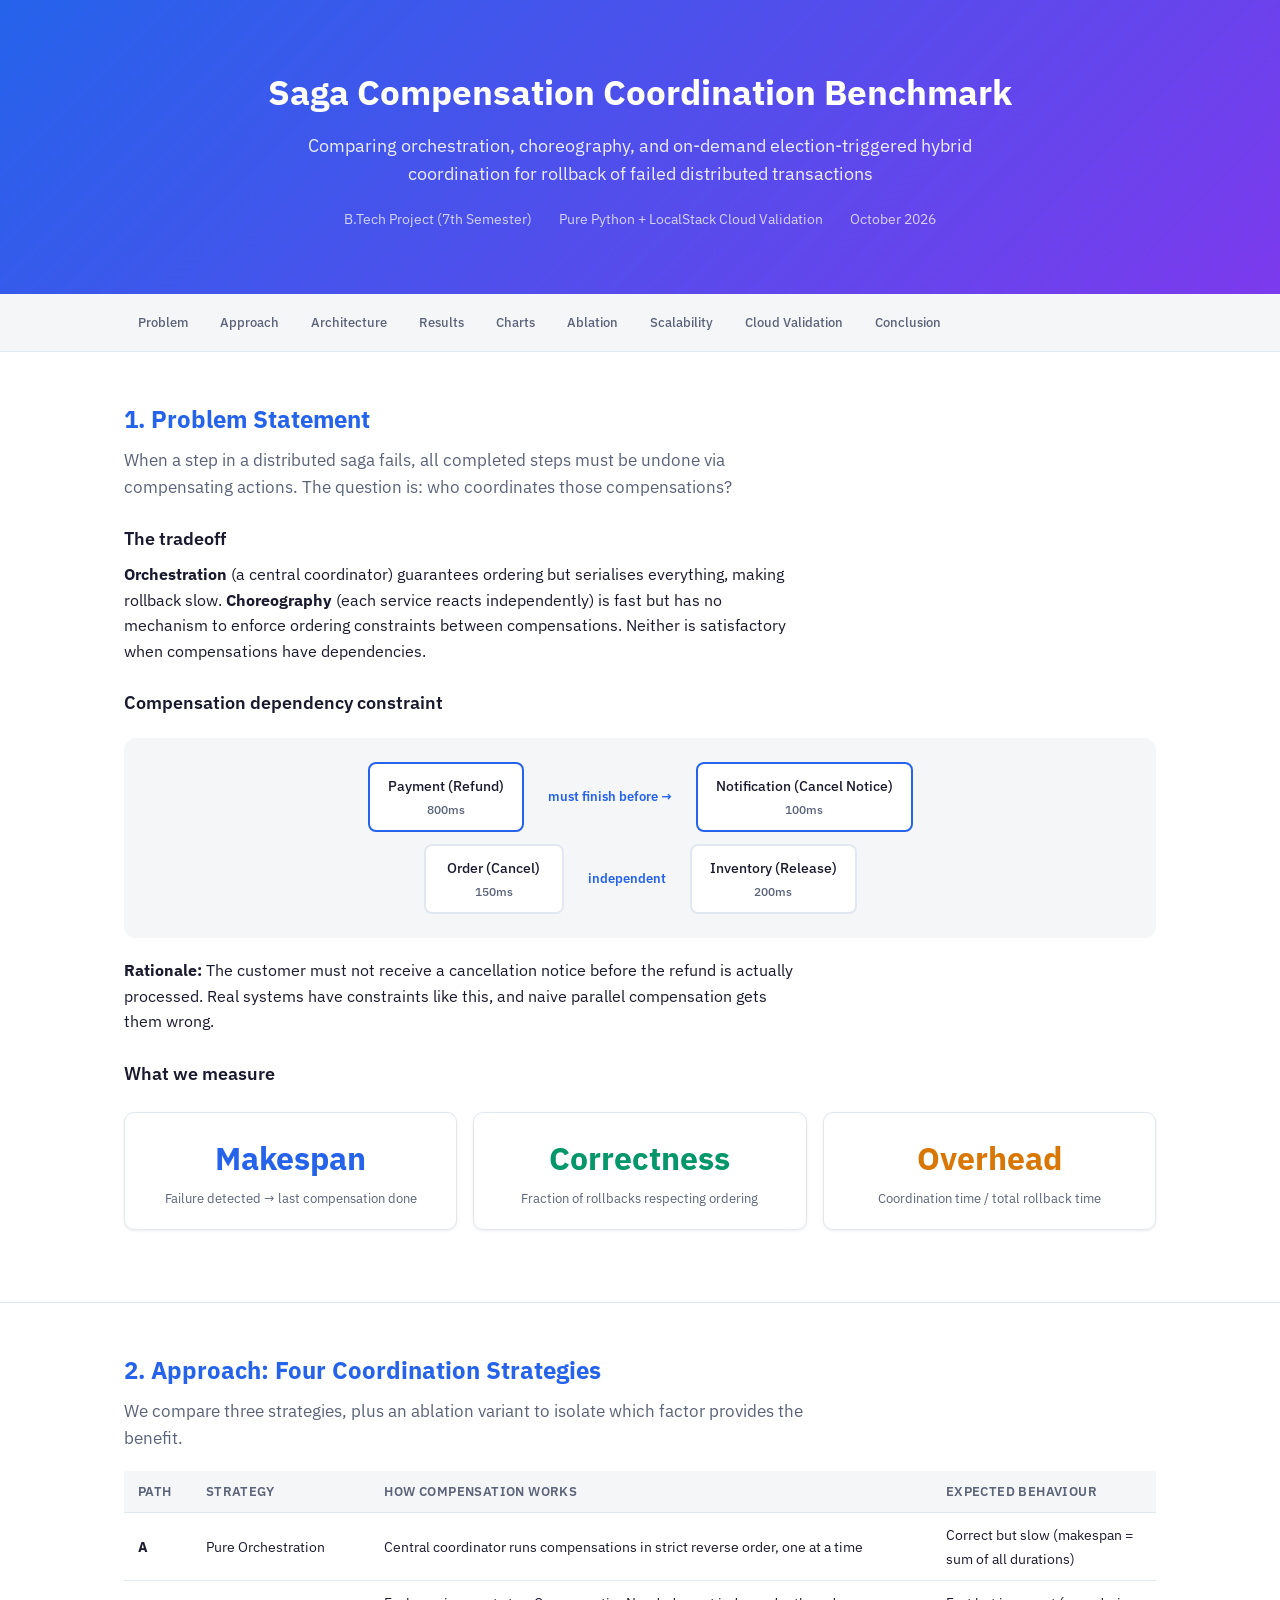
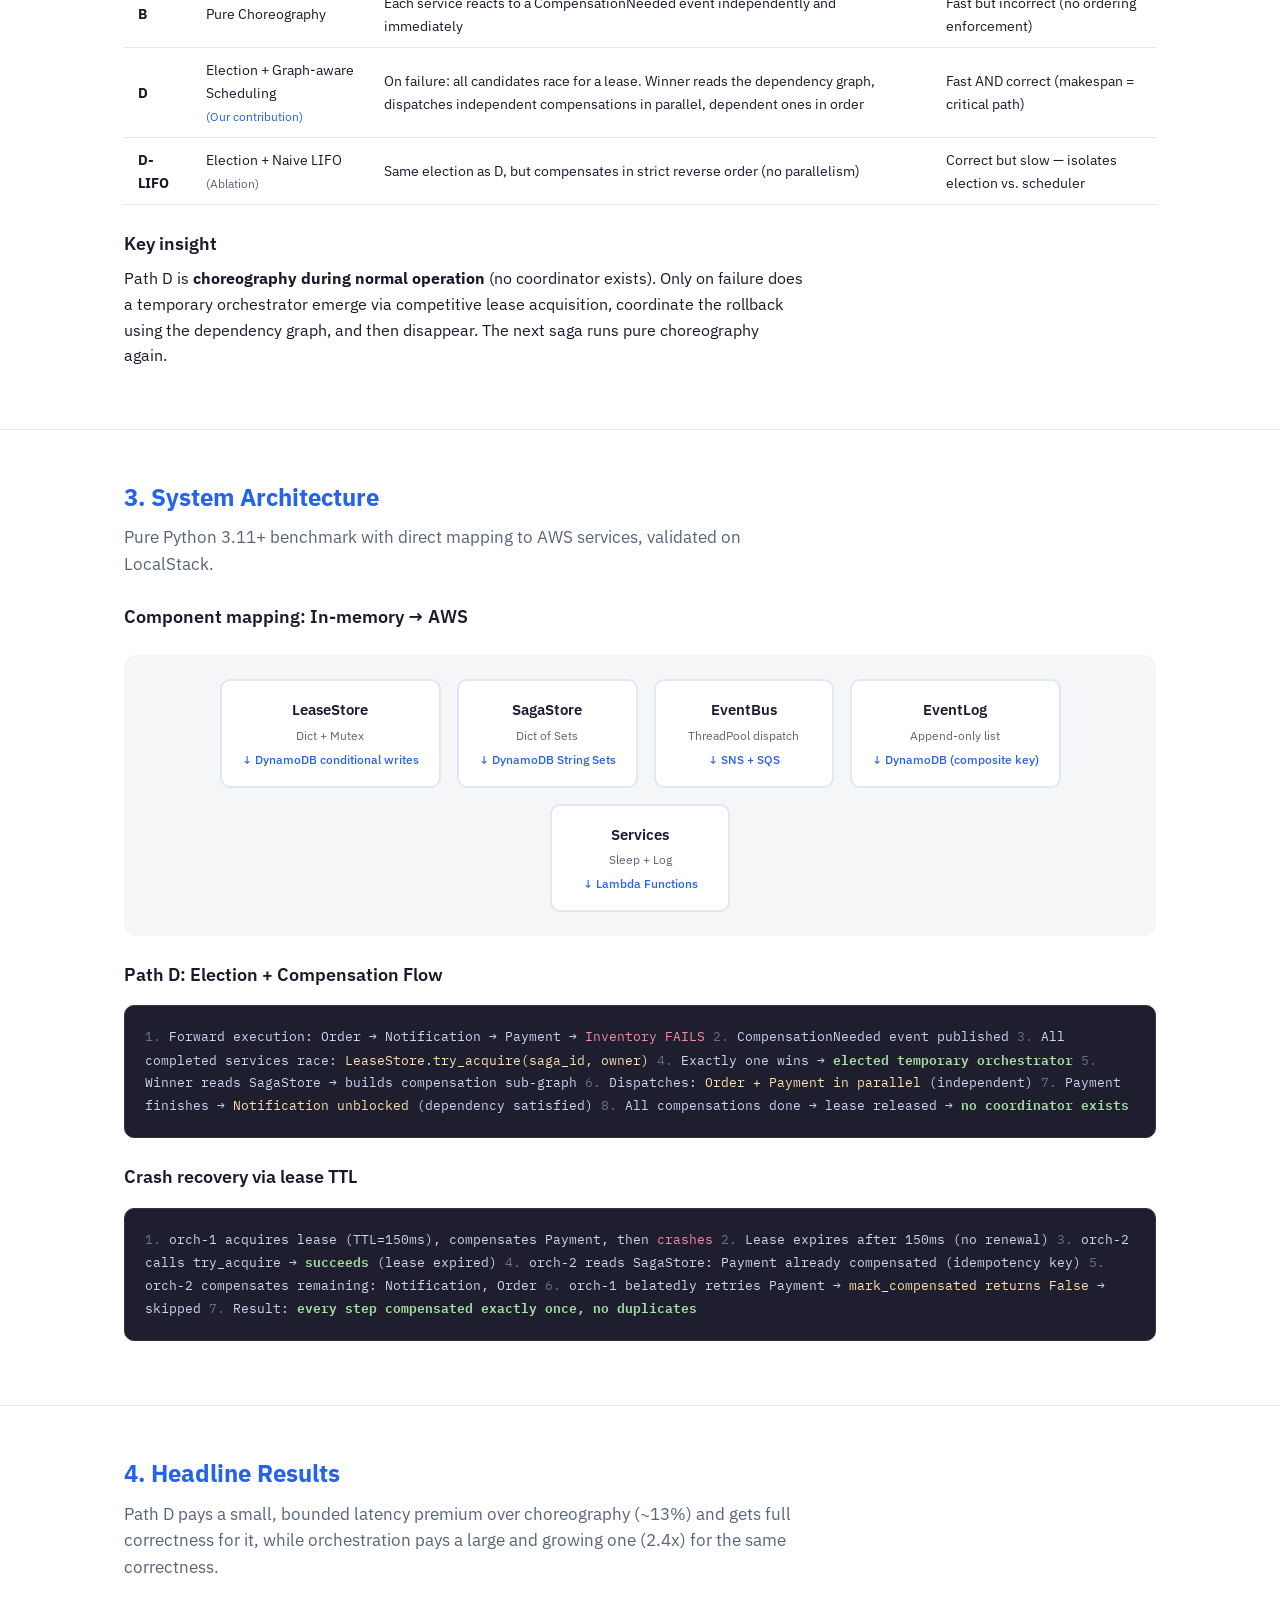
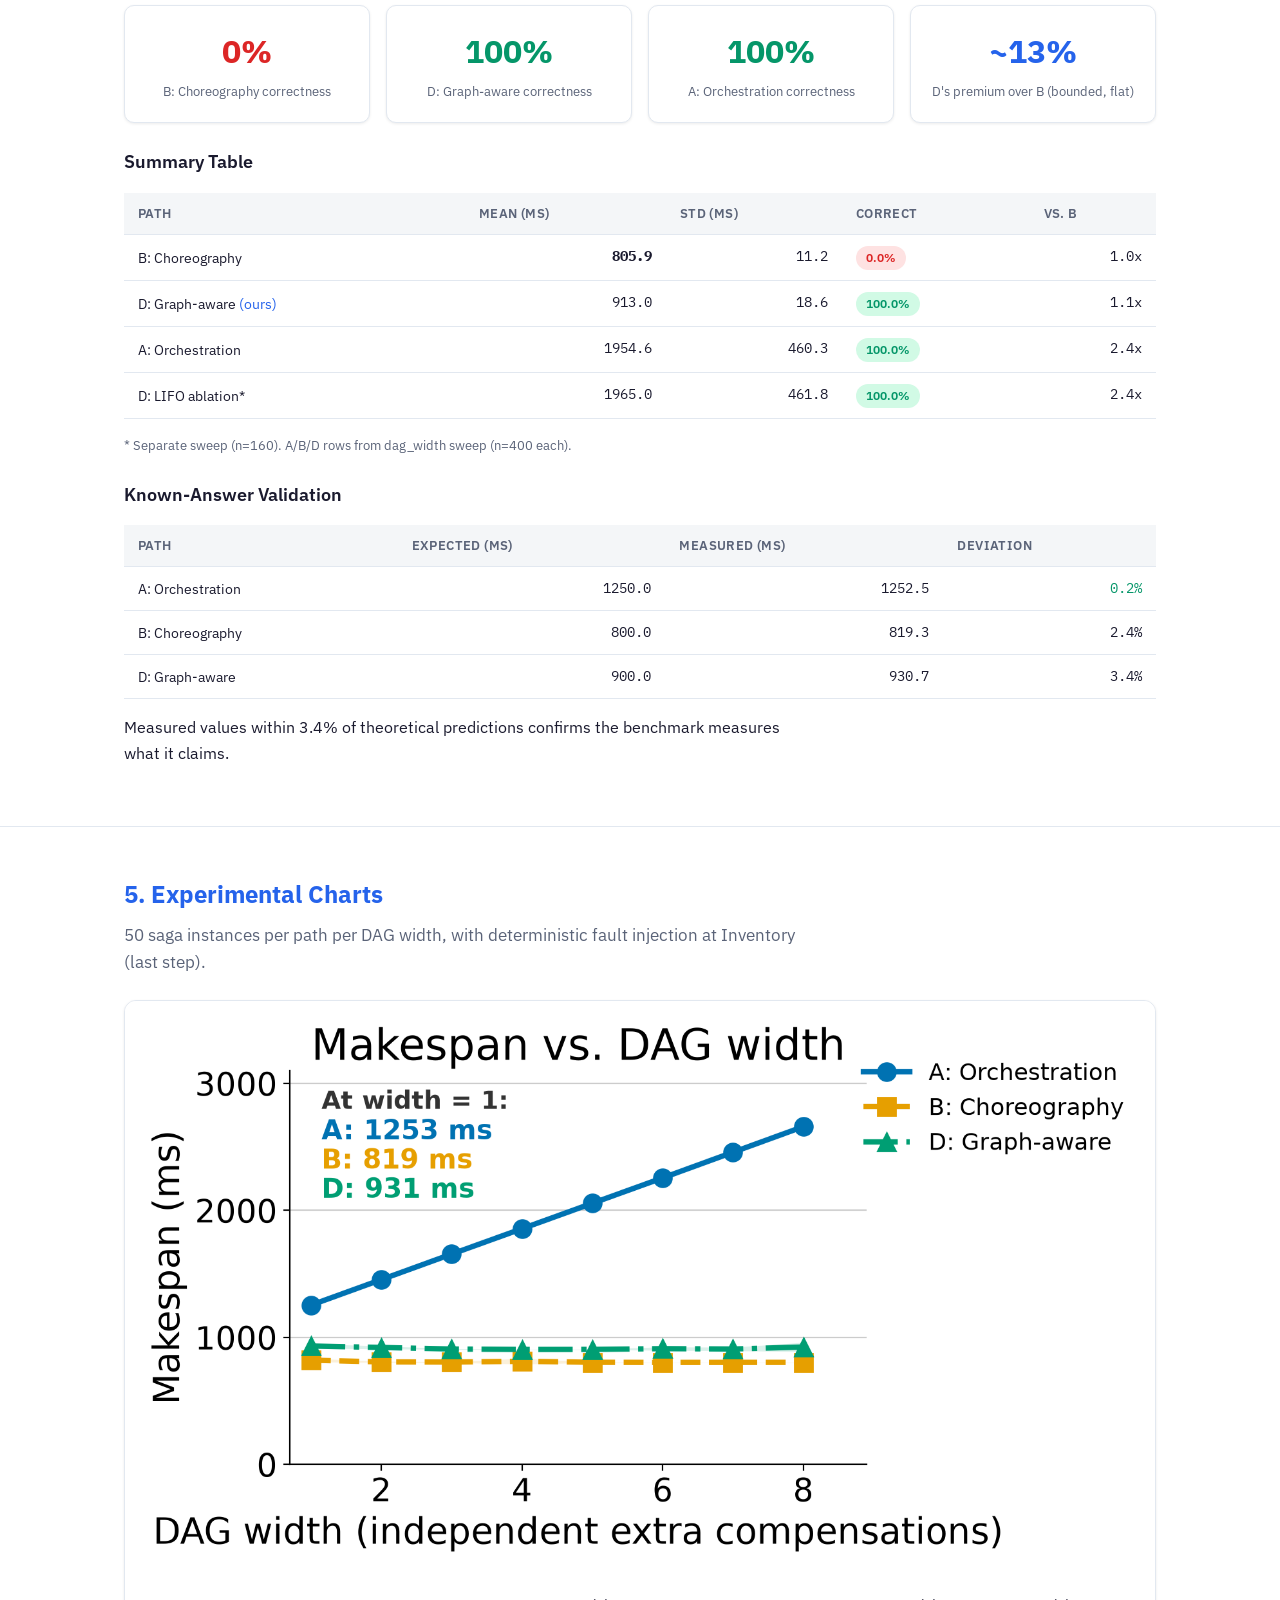
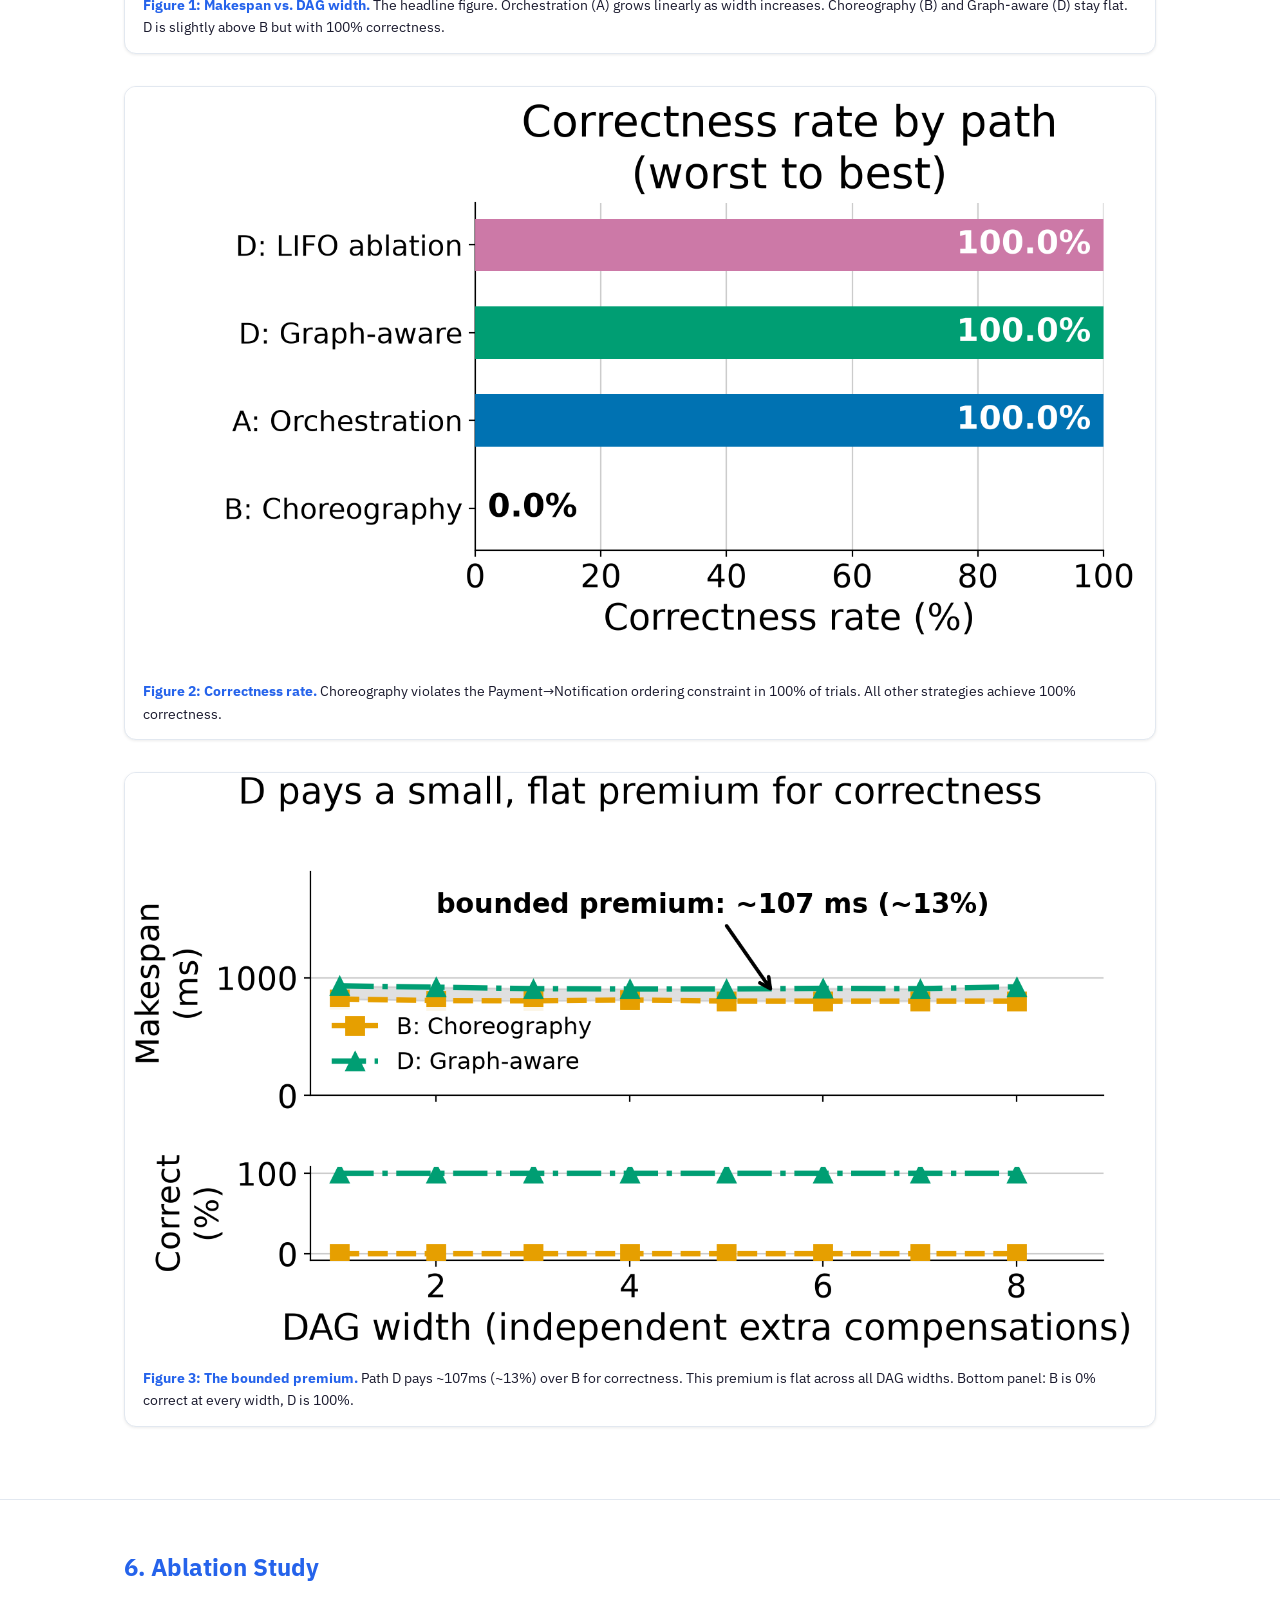
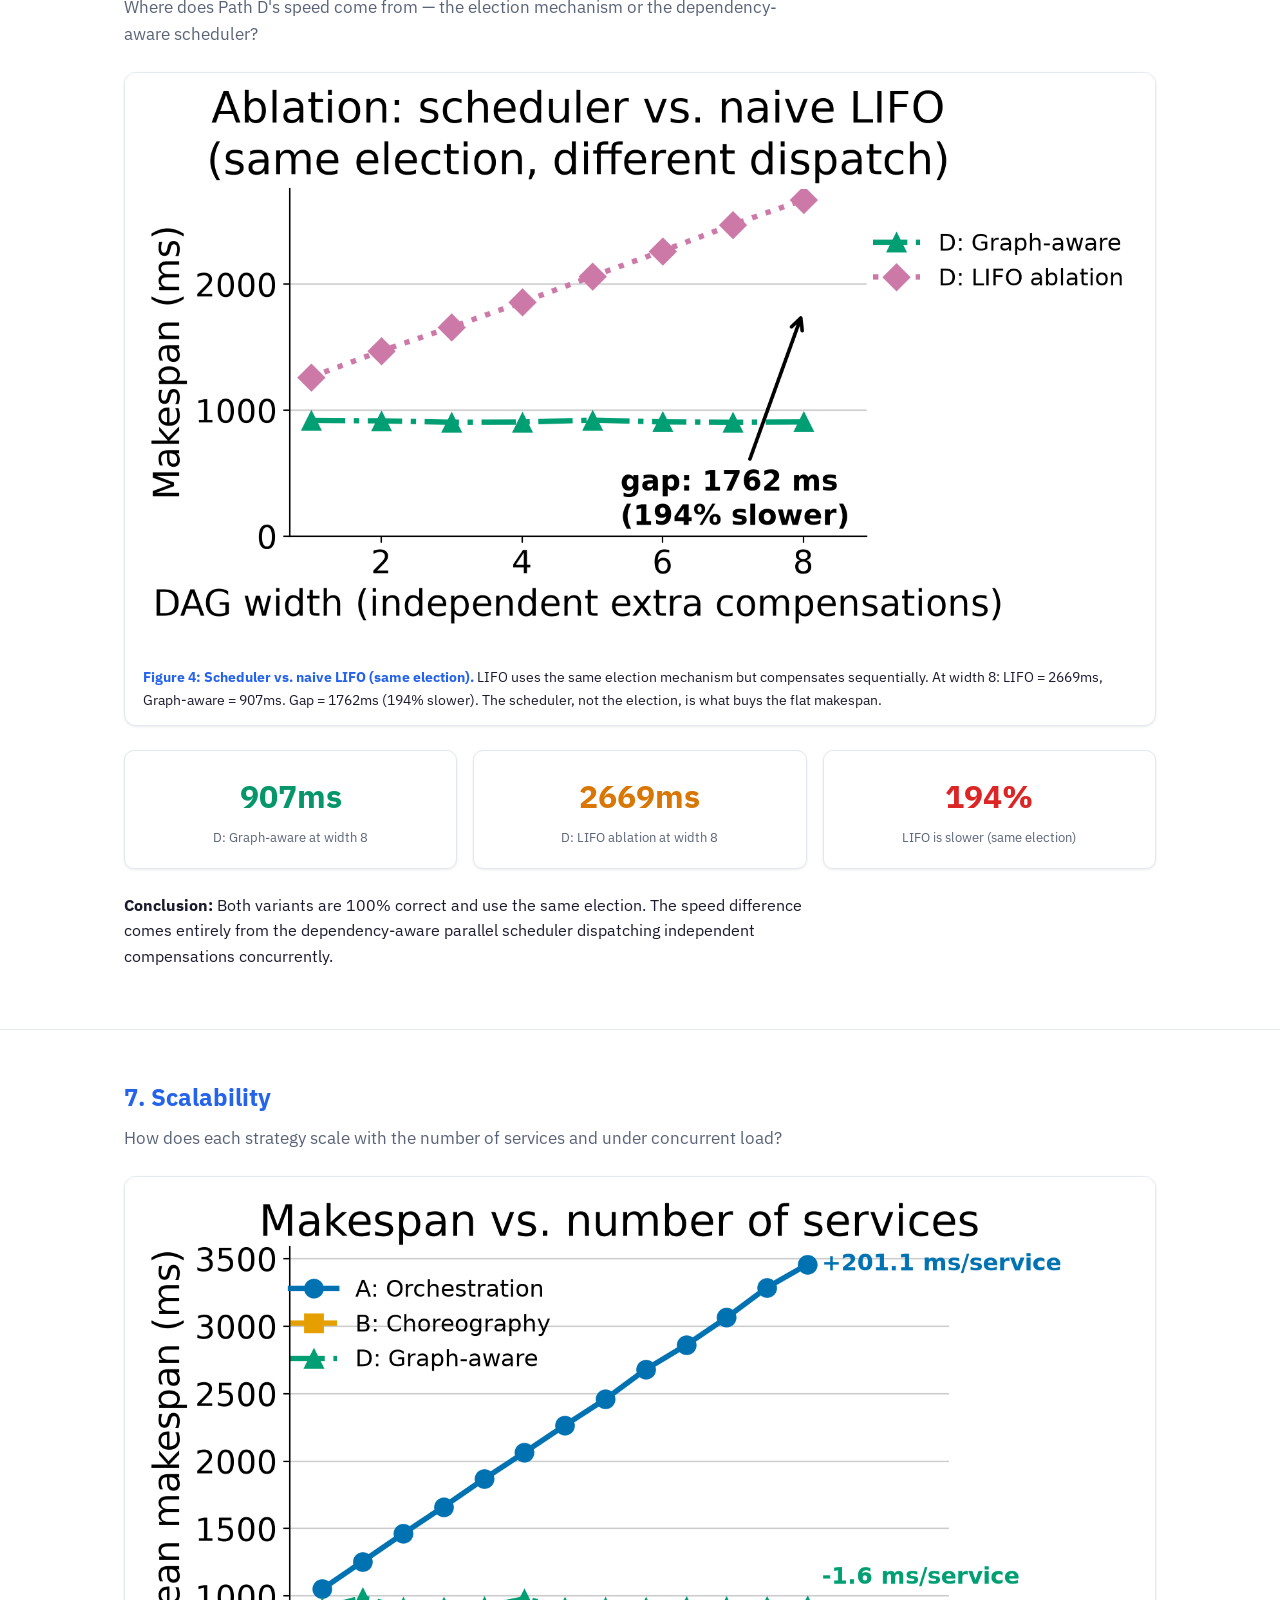
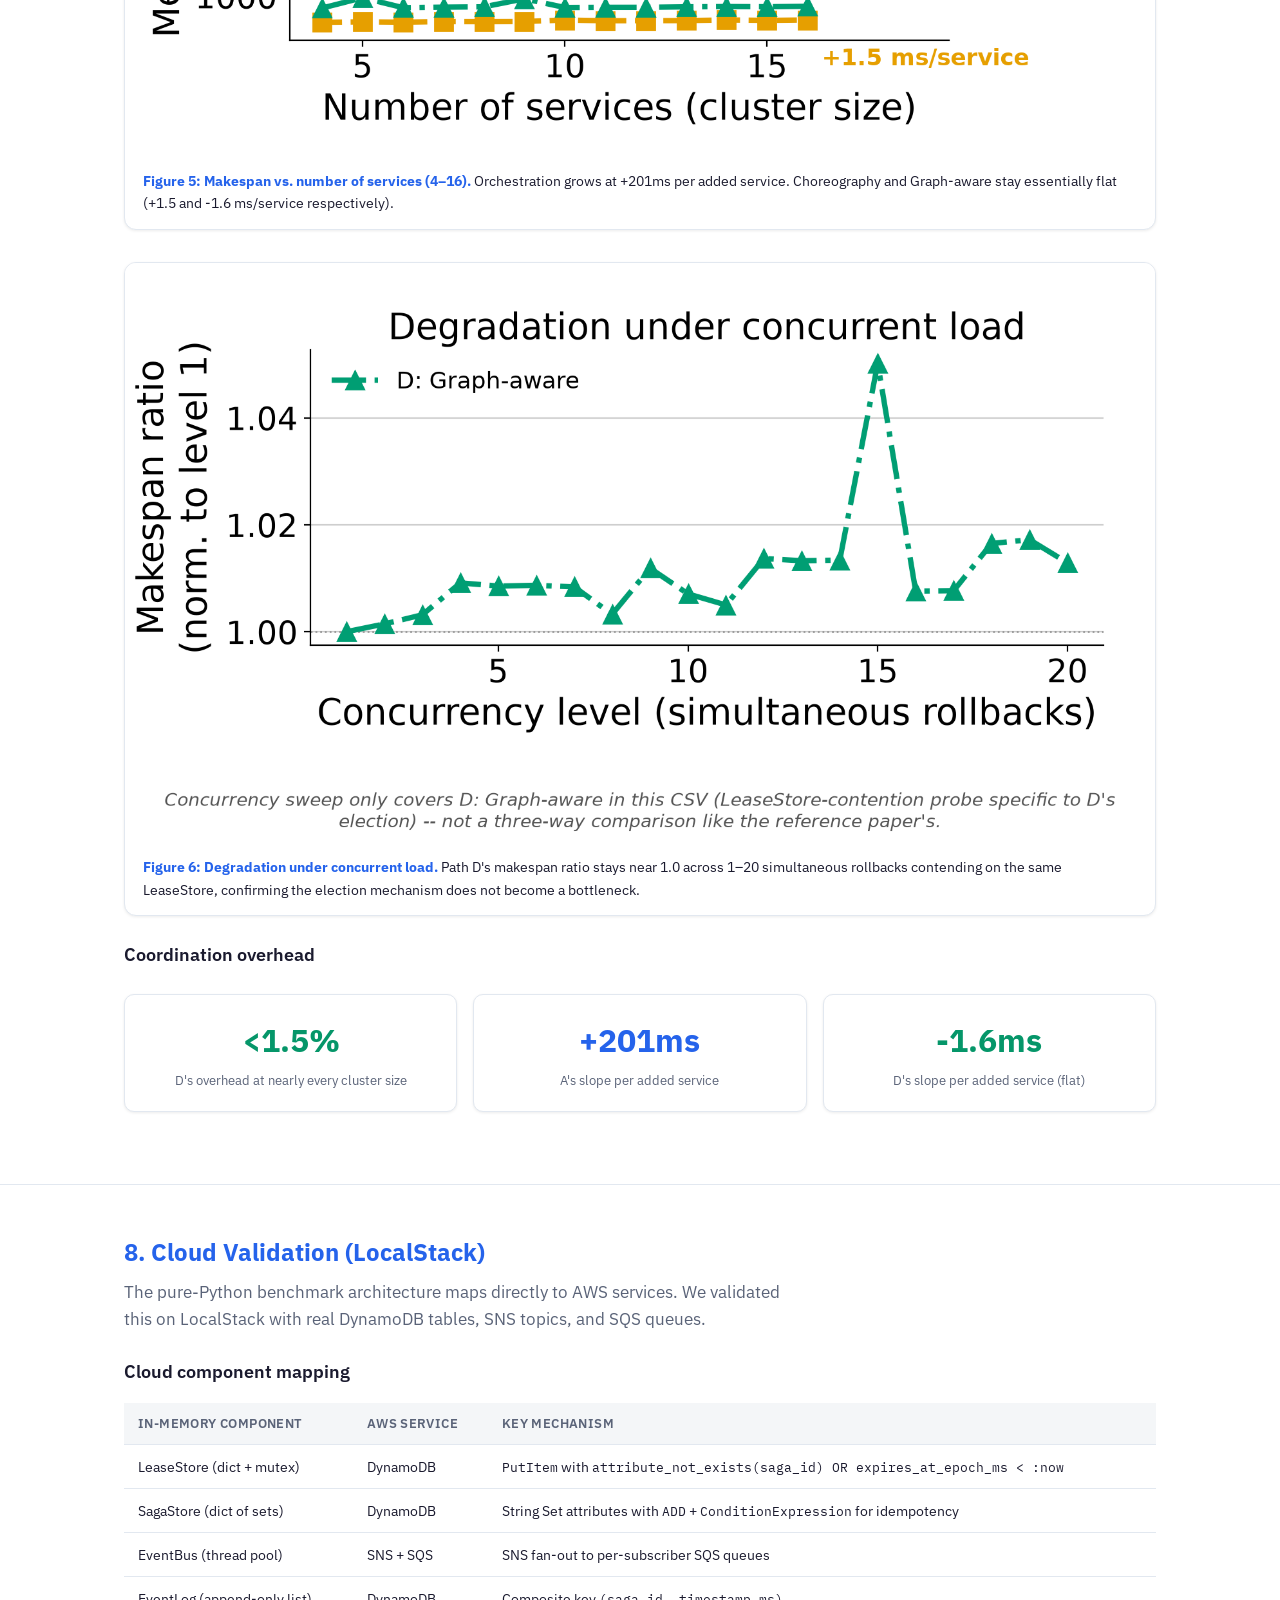
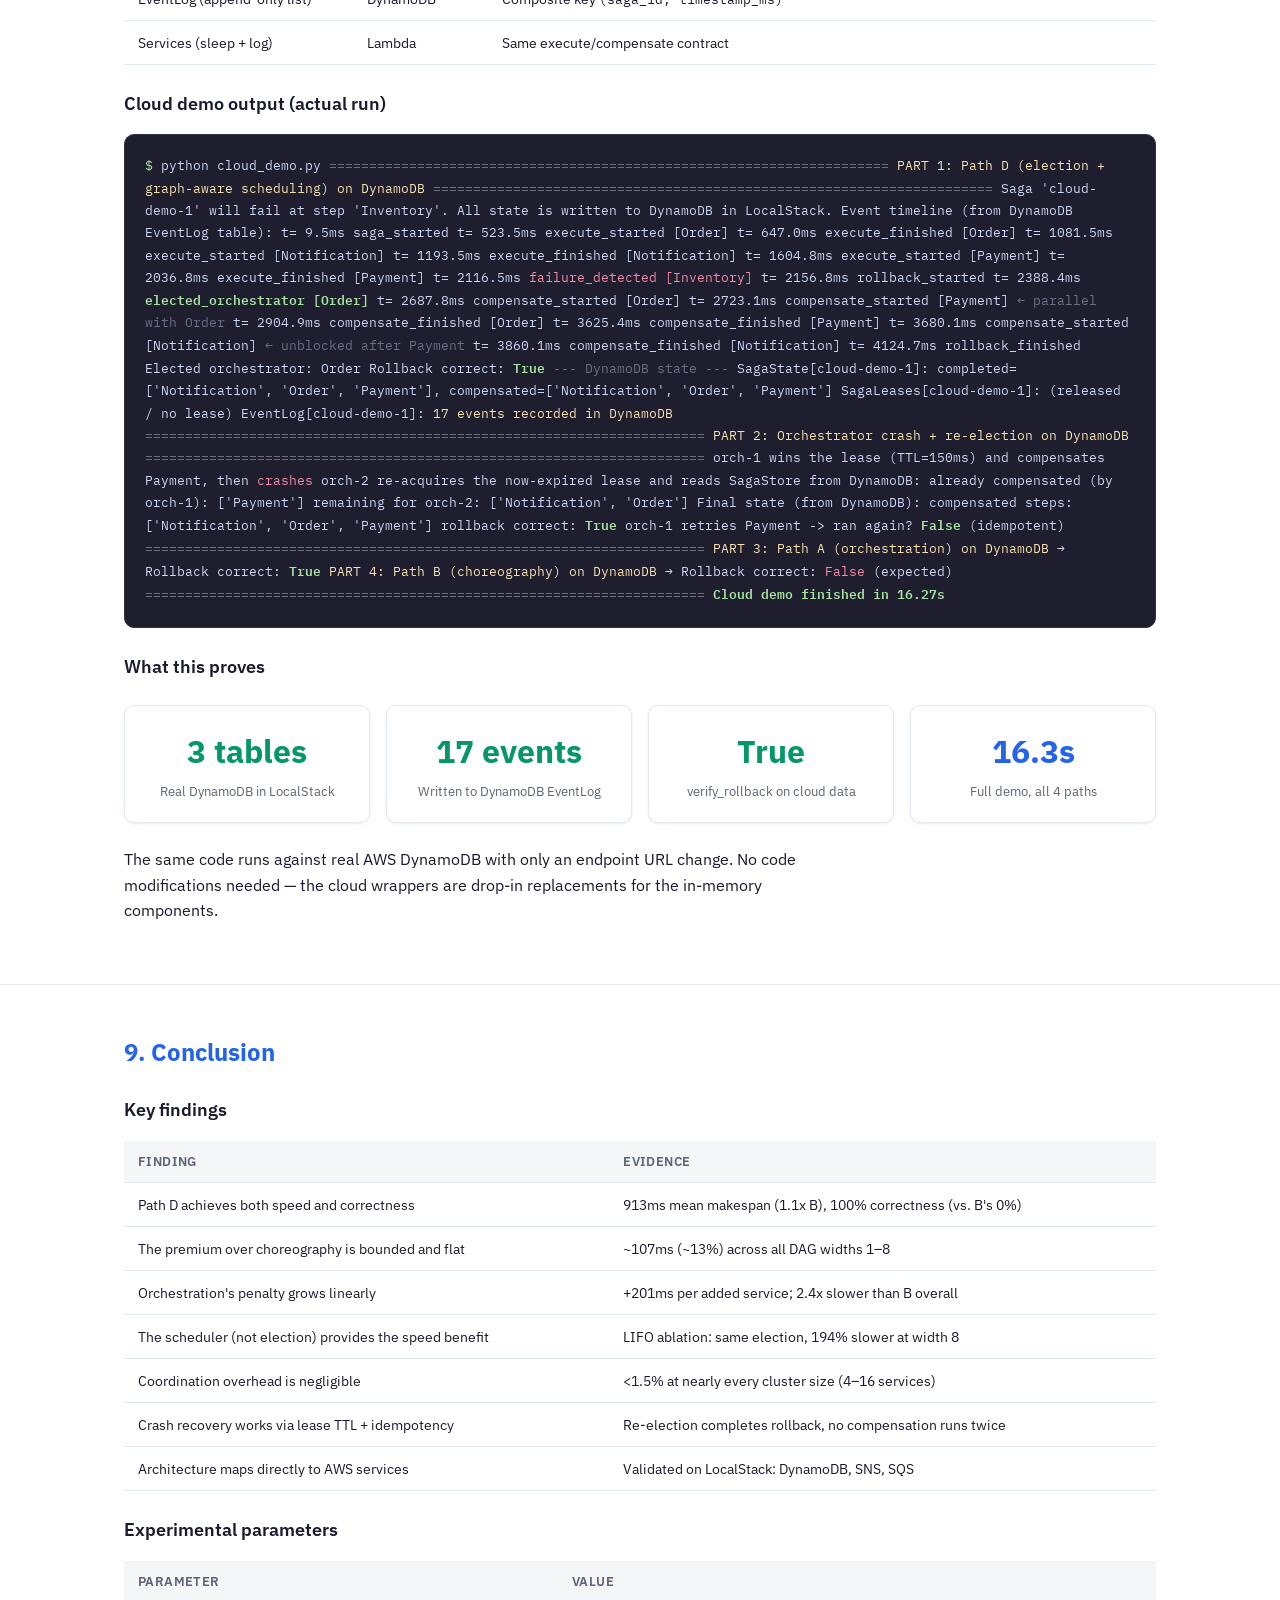
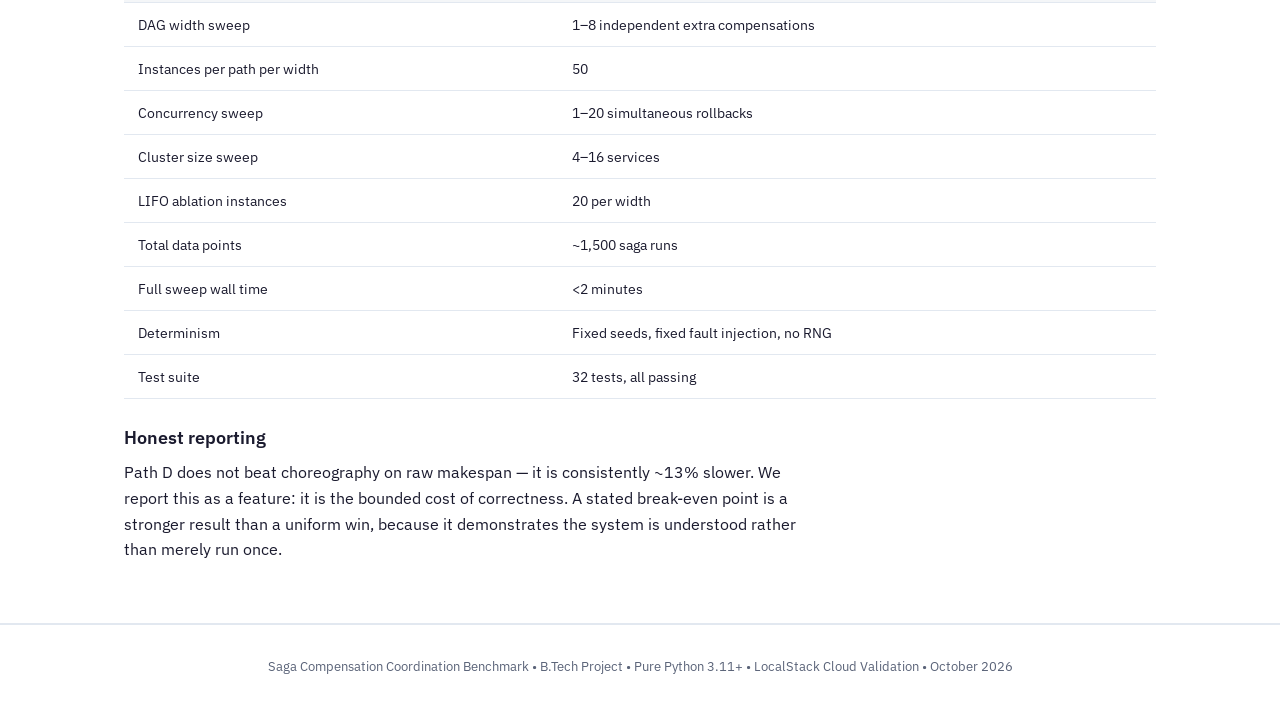
<file: report.html>
<!DOCTYPE html>
<html lang="en">
<head>
<meta charset="UTF-8">
<meta name="viewport" content="width=device-width, initial-scale=1.0">
<title>Saga Compensation Benchmark Report</title>
<link href="https://fonts.googleapis.com/css2?family=IBM+Plex+Sans:wght@400;500;600;700&family=IBM+Plex+Mono:wght@400;500&display=swap" rel="stylesheet">
<style>
:root {
  --bg: #ffffff;
  --bg-alt: #f4f6f8;
  --bg-card: #ffffff;
  --text: #1a1a2e;
  --text-muted: #5a6378;
  --accent: #2563eb;
  --accent-light: #dbeafe;
  --green: #059669;
  --green-bg: #d1fae5;
  --red: #dc2626;
  --red-bg: #fee2e2;
  --orange: #d97706;
  --orange-bg: #fef3c7;
  --border: #e2e8f0;
  --shadow: 0 1px 3px rgba(0,0,0,0.08);
  --font: 'IBM Plex Sans', -apple-system, sans-serif;
  --mono: 'IBM Plex Mono', monospace;
  color-scheme: light;
}
@media (prefers-color-scheme: dark) {
  :root:not([data-theme="light"]) {
    --bg: #0f1117;
    --bg-alt: #1a1d28;
    --bg-card: #1e2130;
    --text: #e2e8f0;
    --text-muted: #94a3b8;
    --accent: #60a5fa;
    --accent-light: #1e3a5f;
    --green: #34d399;
    --green-bg: #064e3b;
    --red: #f87171;
    --red-bg: #450a0a;
    --orange: #fbbf24;
    --orange-bg: #451a03;
    --border: #2d3348;
    --shadow: 0 1px 3px rgba(0,0,0,0.3);
    color-scheme: dark;
  }
}
:root[data-theme="dark"] {
  --bg: #0f1117;
  --bg-alt: #1a1d28;
  --bg-card: #1e2130;
  --text: #e2e8f0;
  --text-muted: #94a3b8;
  --accent: #60a5fa;
  --accent-light: #1e3a5f;
  --green: #34d399;
  --green-bg: #064e3b;
  --red: #f87171;
  --red-bg: #450a0a;
  --orange: #fbbf24;
  --orange-bg: #451a03;
  --border: #2d3348;
  --shadow: 0 1px 3px rgba(0,0,0,0.3);
  color-scheme: dark;
}

* { margin: 0; padding: 0; box-sizing: border-box; }
body {
  font-family: var(--font);
  background: var(--bg);
  color: var(--text);
  line-height: 1.6;
}
.container { max-width: 1080px; margin: 0 auto; padding: 0 24px; }

/* Cover */
.cover {
  background: linear-gradient(135deg, var(--accent), #7c3aed);
  color: #fff;
  padding: 64px 24px;
  text-align: center;
}
.cover h1 { font-size: 2.2rem; font-weight: 700; text-wrap: balance; margin-bottom: 12px; }
.cover .subtitle { font-size: 1.1rem; opacity: 0.9; max-width: 700px; margin: 0 auto 20px; }
.cover .meta { font-size: 0.85rem; opacity: 0.75; }
.cover .meta span { margin: 0 12px; }

/* Nav */
nav {
  background: var(--bg-alt);
  border-bottom: 1px solid var(--border);
  padding: 12px 24px;
  position: sticky; top: 0; z-index: 10;
  overflow-x: auto;
  white-space: nowrap;
}
nav a {
  display: inline-block;
  color: var(--text-muted);
  text-decoration: none;
  font-size: 0.82rem;
  font-weight: 500;
  padding: 6px 14px;
  border-radius: 6px;
  transition: all 0.2s;
}
nav a:hover { color: var(--accent); background: var(--accent-light); }

/* Sections */
section { padding: 48px 0; border-bottom: 1px solid var(--border); }
section:last-child { border-bottom: none; }
h2 { font-size: 1.5rem; font-weight: 700; margin-bottom: 8px; color: var(--accent); }
h3 { font-size: 1.15rem; font-weight: 600; margin: 24px 0 8px; }
p { margin-bottom: 12px; max-width: 68ch; }
.lead { font-size: 1.05rem; color: var(--text-muted); margin-bottom: 20px; }

/* Stats row */
.stats { display: grid; grid-template-columns: repeat(auto-fit, minmax(200px, 1fr)); gap: 16px; margin: 24px 0; }
.stat {
  background: var(--bg-card);
  border: 1px solid var(--border);
  border-radius: 10px;
  padding: 20px;
  box-shadow: var(--shadow);
  text-align: center;
}
.stat .value { font-size: 2rem; font-weight: 700; font-variant-numeric: tabular-nums; }
.stat .label { font-size: 0.82rem; color: var(--text-muted); margin-top: 4px; }
.stat.green .value { color: var(--green); }
.stat.red .value { color: var(--red); }
.stat.accent .value { color: var(--accent); }
.stat.orange .value { color: var(--orange); }

/* Tables */
table { width: 100%; border-collapse: collapse; margin: 16px 0; font-variant-numeric: tabular-nums; }
th, td { padding: 10px 14px; text-align: left; border-bottom: 1px solid var(--border); font-size: 0.9rem; }
th { font-weight: 600; background: var(--bg-alt); font-size: 0.82rem; text-transform: uppercase; letter-spacing: 0.03em; color: var(--text-muted); }
td.num { text-align: right; font-family: var(--mono); font-size: 0.85rem; }
tr:hover { background: var(--bg-alt); }
.badge {
  display: inline-block; padding: 2px 10px; border-radius: 99px; font-size: 0.78rem; font-weight: 600;
}
.badge-green { background: var(--green-bg); color: var(--green); }
.badge-red { background: var(--red-bg); color: var(--red); }

/* Figures */
.fig-grid { display: grid; grid-template-columns: 1fr; gap: 32px; margin: 24px 0; }
.fig-card {
  background: var(--bg-card);
  border: 1px solid var(--border);
  border-radius: 12px;
  overflow: hidden;
  box-shadow: var(--shadow);
}
.fig-card img { width: 100%; display: block; background: #fff; }
.fig-card .caption { padding: 14px 18px; font-size: 0.88rem; }
.fig-card .caption strong { color: var(--accent); }

/* Architecture diagram */
.arch-diagram {
  display: flex; flex-wrap: wrap; gap: 16px; justify-content: center;
  margin: 24px 0; padding: 24px;
  background: var(--bg-alt); border-radius: 12px;
}
.arch-box {
  background: var(--bg-card);
  border: 2px solid var(--border);
  border-radius: 10px;
  padding: 16px 20px;
  min-width: 180px;
  text-align: center;
}
.arch-box .name { font-weight: 600; font-size: 0.95rem; }
.arch-box .impl { font-size: 0.78rem; color: var(--text-muted); margin-top: 4px; }
.arch-box .aws { font-size: 0.78rem; color: var(--accent); font-weight: 500; margin-top: 4px; }
.arch-arrow { display: flex; align-items: center; font-size: 1.5rem; color: var(--text-muted); }

/* Cloud evidence */
.terminal {
  background: #1e1e2e; color: #cdd6f4; border-radius: 10px;
  padding: 20px; font-family: var(--mono); font-size: 0.82rem;
  line-height: 1.7; overflow-x: auto; margin: 16px 0;
  border: 1px solid #313244;
}
.terminal .prompt { color: #a6e3a1; }
.terminal .output { color: #cdd6f4; }
.terminal .highlight { color: #f9e2af; }
.terminal .success { color: #a6e3a1; font-weight: 600; }
.terminal .fail { color: #f38ba8; }
.terminal .dim { color: #6c7086; }

/* Compensation graph */
.comp-graph {
  display: flex; flex-direction: column; align-items: center;
  gap: 12px; margin: 20px 0; padding: 24px;
  background: var(--bg-alt); border-radius: 12px;
}
.comp-row { display: flex; gap: 24px; align-items: center; flex-wrap: wrap; justify-content: center; }
.comp-node {
  background: var(--bg-card); border: 2px solid var(--border);
  border-radius: 8px; padding: 10px 18px; font-weight: 500; font-size: 0.9rem;
  min-width: 140px; text-align: center;
}
.comp-node.constrained { border-color: var(--accent); }
.comp-edge { font-size: 0.8rem; color: var(--accent); font-weight: 600; }

/* Responsive */
@media (max-width: 600px) {
  .cover h1 { font-size: 1.6rem; }
  .stats { grid-template-columns: 1fr 1fr; }
  .cover .meta span { display: block; margin: 4px 0; }
  nav a { font-size: 0.75rem; padding: 4px 10px; }
}
</style>
</head>
<body>

<div class="cover">
  <h1>Saga Compensation Coordination Benchmark</h1>
  <p class="subtitle">Comparing orchestration, choreography, and on-demand election-triggered hybrid coordination for rollback of failed distributed transactions</p>
  <div class="meta">
    <span>B.Tech Project (7th Semester)</span>
    <span>Pure Python + LocalStack Cloud Validation</span>
    <span>October 2026</span>
  </div>
</div>

<nav>
  <div class="container">
    <a href="#problem">Problem</a>
    <a href="#approach">Approach</a>
    <a href="#architecture">Architecture</a>
    <a href="#results">Results</a>
    <a href="#charts">Charts</a>
    <a href="#ablation">Ablation</a>
    <a href="#scalability">Scalability</a>
    <a href="#cloud">Cloud Validation</a>
    <a href="#conclusion">Conclusion</a>
  </div>
</nav>

<!-- 1. Problem Statement -->
<section id="problem">
<div class="container">
  <h2>1. Problem Statement</h2>
  <p class="lead">When a step in a distributed saga fails, all completed steps must be undone via compensating actions. The question is: who coordinates those compensations?</p>

  <h3>The tradeoff</h3>
  <p><strong>Orchestration</strong> (a central coordinator) guarantees ordering but serialises everything, making rollback slow. <strong>Choreography</strong> (each service reacts independently) is fast but has no mechanism to enforce ordering constraints between compensations. Neither is satisfactory when compensations have dependencies.</p>

  <h3>Compensation dependency constraint</h3>
  <div class="comp-graph">
    <div class="comp-row">
      <div class="comp-node constrained">Payment (Refund)<br><span style="font-size:0.78rem;color:var(--text-muted)">800ms</span></div>
      <div class="comp-edge">must finish before &rarr;</div>
      <div class="comp-node constrained">Notification (Cancel Notice)<br><span style="font-size:0.78rem;color:var(--text-muted)">100ms</span></div>
    </div>
    <div class="comp-row">
      <div class="comp-node">Order (Cancel)<br><span style="font-size:0.78rem;color:var(--text-muted)">150ms</span></div>
      <div class="comp-edge">independent</div>
      <div class="comp-node">Inventory (Release)<br><span style="font-size:0.78rem;color:var(--text-muted)">200ms</span></div>
    </div>
  </div>
  <p><strong>Rationale:</strong> The customer must not receive a cancellation notice before the refund is actually processed. Real systems have constraints like this, and naive parallel compensation gets them wrong.</p>

  <h3>What we measure</h3>
  <div class="stats">
    <div class="stat accent"><div class="value">Makespan</div><div class="label">Failure detected &rarr; last compensation done</div></div>
    <div class="stat green"><div class="value">Correctness</div><div class="label">Fraction of rollbacks respecting ordering</div></div>
    <div class="stat orange"><div class="value">Overhead</div><div class="label">Coordination time / total rollback time</div></div>
  </div>
</div>
</section>

<!-- 2. Approach -->
<section id="approach">
<div class="container">
  <h2>2. Approach: Four Coordination Strategies</h2>
  <p class="lead">We compare three strategies, plus an ablation variant to isolate which factor provides the benefit.</p>

  <table>
    <thead>
      <tr><th>Path</th><th>Strategy</th><th>How Compensation Works</th><th>Expected Behaviour</th></tr>
    </thead>
    <tbody>
      <tr>
        <td><strong>A</strong></td>
        <td>Pure Orchestration</td>
        <td>Central coordinator runs compensations in strict reverse order, one at a time</td>
        <td>Correct but slow (makespan = sum of all durations)</td>
      </tr>
      <tr>
        <td><strong>B</strong></td>
        <td>Pure Choreography</td>
        <td>Each service reacts to a CompensationNeeded event independently and immediately</td>
        <td>Fast but incorrect (no ordering enforcement)</td>
      </tr>
      <tr>
        <td><strong>D</strong></td>
        <td>Election + Graph-aware Scheduling<br><span style="font-size:0.78rem;color:var(--accent)">(Our contribution)</span></td>
        <td>On failure: all candidates race for a lease. Winner reads the dependency graph, dispatches independent compensations in parallel, dependent ones in order</td>
        <td>Fast AND correct (makespan = critical path)</td>
      </tr>
      <tr>
        <td><strong>D-LIFO</strong></td>
        <td>Election + Naive LIFO<br><span style="font-size:0.78rem;color:var(--text-muted)">(Ablation)</span></td>
        <td>Same election as D, but compensates in strict reverse order (no parallelism)</td>
        <td>Correct but slow &mdash; isolates election vs. scheduler</td>
      </tr>
    </tbody>
  </table>

  <h3>Key insight</h3>
  <p>Path D is <strong>choreography during normal operation</strong> (no coordinator exists). Only on failure does a temporary orchestrator emerge via competitive lease acquisition, coordinate the rollback using the dependency graph, and then disappear. The next saga runs pure choreography again.</p>
</div>
</section>

<!-- 3. Architecture -->
<section id="architecture">
<div class="container">
  <h2>3. System Architecture</h2>
  <p class="lead">Pure Python 3.11+ benchmark with direct mapping to AWS services, validated on LocalStack.</p>

  <h3>Component mapping: In-memory &rarr; AWS</h3>
  <div class="arch-diagram">
    <div class="arch-box">
      <div class="name">LeaseStore</div>
      <div class="impl">Dict + Mutex</div>
      <div class="aws">&darr; DynamoDB conditional writes</div>
    </div>
    <div class="arch-box">
      <div class="name">SagaStore</div>
      <div class="impl">Dict of Sets</div>
      <div class="aws">&darr; DynamoDB String Sets</div>
    </div>
    <div class="arch-box">
      <div class="name">EventBus</div>
      <div class="impl">ThreadPool dispatch</div>
      <div class="aws">&darr; SNS + SQS</div>
    </div>
    <div class="arch-box">
      <div class="name">EventLog</div>
      <div class="impl">Append-only list</div>
      <div class="aws">&darr; DynamoDB (composite key)</div>
    </div>
    <div class="arch-box">
      <div class="name">Services</div>
      <div class="impl">Sleep + Log</div>
      <div class="aws">&darr; Lambda Functions</div>
    </div>
  </div>

  <h3>Path D: Election + Compensation Flow</h3>
  <div class="terminal">
<span class="dim">1.</span> Forward execution: Order &rarr; Notification &rarr; Payment &rarr; <span class="fail">Inventory FAILS</span>
<span class="dim">2.</span> CompensationNeeded event published
<span class="dim">3.</span> All completed services race: <span class="highlight">LeaseStore.try_acquire(saga_id, owner)</span>
<span class="dim">4.</span> Exactly one wins &rarr; <span class="success">elected temporary orchestrator</span>
<span class="dim">5.</span> Winner reads SagaStore &rarr; builds compensation sub-graph
<span class="dim">6.</span> Dispatches: <span class="highlight">Order + Payment in parallel</span> (independent)
<span class="dim">7.</span> Payment finishes &rarr; <span class="highlight">Notification unblocked</span> (dependency satisfied)
<span class="dim">8.</span> All compensations done &rarr; lease released &rarr; <span class="success">no coordinator exists</span>
  </div>

  <h3>Crash recovery via lease TTL</h3>
  <div class="terminal">
<span class="dim">1.</span> orch-1 acquires lease (TTL=150ms), compensates Payment, then <span class="fail">crashes</span>
<span class="dim">2.</span> Lease expires after 150ms (no renewal)
<span class="dim">3.</span> orch-2 calls try_acquire &rarr; <span class="success">succeeds</span> (lease expired)
<span class="dim">4.</span> orch-2 reads SagaStore: Payment already compensated (idempotency key)
<span class="dim">5. </span>orch-2 compensates remaining: Notification, Order
<span class="dim">6.</span> orch-1 belatedly retries Payment &rarr; <span class="highlight">mark_compensated returns False</span> &rarr; skipped
<span class="dim">7.</span> Result: <span class="success">every step compensated exactly once, no duplicates</span>
  </div>
</div>
</section>

<!-- 4. Headline Results -->
<section id="results">
<div class="container">
  <h2>4. Headline Results</h2>
  <p class="lead">Path D pays a small, bounded latency premium over choreography (~13%) and gets full correctness for it, while orchestration pays a large and growing one (2.4x) for the same correctness.</p>

  <div class="stats">
    <div class="stat red"><div class="value">0%</div><div class="label">B: Choreography correctness</div></div>
    <div class="stat green"><div class="value">100%</div><div class="label">D: Graph-aware correctness</div></div>
    <div class="stat green"><div class="value">100%</div><div class="label">A: Orchestration correctness</div></div>
    <div class="stat accent"><div class="value">~13%</div><div class="label">D's premium over B (bounded, flat)</div></div>
  </div>

  <h3>Summary Table</h3>
  <table>
    <thead>
      <tr><th>Path</th><th class="num">Mean (ms)</th><th class="num">Std (ms)</th><th>Correct</th><th class="num">vs. B</th></tr>
    </thead>
    <tbody>
      <tr>
        <td>B: Choreography</td>
        <td class="num"><strong>805.9</strong></td>
        <td class="num">11.2</td>
        <td><span class="badge badge-red">0.0%</span></td>
        <td class="num">1.0x</td>
      </tr>
      <tr>
        <td>D: Graph-aware <span style="color:var(--accent)">(ours)</span></td>
        <td class="num">913.0</td>
        <td class="num">18.6</td>
        <td><span class="badge badge-green">100.0%</span></td>
        <td class="num">1.1x</td>
      </tr>
      <tr>
        <td>A: Orchestration</td>
        <td class="num">1954.6</td>
        <td class="num">460.3</td>
        <td><span class="badge badge-green">100.0%</span></td>
        <td class="num">2.4x</td>
      </tr>
      <tr>
        <td>D: LIFO ablation*</td>
        <td class="num">1965.0</td>
        <td class="num">461.8</td>
        <td><span class="badge badge-green">100.0%</span></td>
        <td class="num">2.4x</td>
      </tr>
    </tbody>
  </table>
  <p style="font-size:0.82rem;color:var(--text-muted)">* Separate sweep (n=160). A/B/D rows from dag_width sweep (n=400 each).</p>

  <h3>Known-Answer Validation</h3>
  <table>
    <thead>
      <tr><th>Path</th><th class="num">Expected (ms)</th><th class="num">Measured (ms)</th><th class="num">Deviation</th></tr>
    </thead>
    <tbody>
      <tr><td>A: Orchestration</td><td class="num">1250.0</td><td class="num">1252.5</td><td class="num" style="color:var(--green)">0.2%</td></tr>
      <tr><td>B: Choreography</td><td class="num">800.0</td><td class="num">819.3</td><td class="num">2.4%</td></tr>
      <tr><td>D: Graph-aware</td><td class="num">900.0</td><td class="num">930.7</td><td class="num">3.4%</td></tr>
    </tbody>
  </table>
  <p>Measured values within 3.4% of theoretical predictions confirms the benchmark measures what it claims.</p>
</div>
</section>

<!-- 5. Charts -->
<section id="charts">
<div class="container">
  <h2>5. Experimental Charts</h2>
  <p class="lead">50 saga instances per path per DAG width, with deterministic fault injection at Inventory (last step).</p>

  <div class="fig-grid">
    <div class="fig-card">
      <img src="slides/fig1_makespan_vs_width.png" alt="Makespan vs DAG width">
      <div class="caption"><strong>Figure 1: Makespan vs. DAG width.</strong> The headline figure. Orchestration (A) grows linearly as width increases. Choreography (B) and Graph-aware (D) stay flat. D is slightly above B but with 100% correctness.</div>
    </div>

    <div class="fig-card">
      <img src="slides/fig2_correctness.png" alt="Correctness rate by path">
      <div class="caption"><strong>Figure 2: Correctness rate.</strong> Choreography violates the Payment&rarr;Notification ordering constraint in 100% of trials. All other strategies achieve 100% correctness.</div>
    </div>

    <div class="fig-card">
      <img src="slides/fig4_premium.png" alt="Bounded premium">
      <div class="caption"><strong>Figure 3: The bounded premium.</strong> Path D pays ~107ms (~13%) over B for correctness. This premium is flat across all DAG widths. Bottom panel: B is 0% correct at every width, D is 100%.</div>
    </div>
  </div>
</div>
</section>

<!-- 6. Ablation -->
<section id="ablation">
<div class="container">
  <h2>6. Ablation Study</h2>
  <p class="lead">Where does Path D's speed come from &mdash; the election mechanism or the dependency-aware scheduler?</p>

  <div class="fig-grid">
    <div class="fig-card">
      <img src="slides/fig3_ablation.png" alt="Ablation: scheduler vs LIFO">
      <div class="caption"><strong>Figure 4: Scheduler vs. naive LIFO (same election).</strong> LIFO uses the same election mechanism but compensates sequentially. At width 8: LIFO = 2669ms, Graph-aware = 907ms. Gap = 1762ms (194% slower). The scheduler, not the election, is what buys the flat makespan.</div>
    </div>
  </div>

  <div class="stats">
    <div class="stat green"><div class="value">907ms</div><div class="label">D: Graph-aware at width 8</div></div>
    <div class="stat orange"><div class="value">2669ms</div><div class="label">D: LIFO ablation at width 8</div></div>
    <div class="stat red"><div class="value">194%</div><div class="label">LIFO is slower (same election)</div></div>
  </div>

  <p><strong>Conclusion:</strong> Both variants are 100% correct and use the same election. The speed difference comes entirely from the dependency-aware parallel scheduler dispatching independent compensations concurrently.</p>
</div>
</section>

<!-- 7. Scalability -->
<section id="scalability">
<div class="container">
  <h2>7. Scalability</h2>
  <p class="lead">How does each strategy scale with the number of services and under concurrent load?</p>

  <div class="fig-grid">
    <div class="fig-card">
      <img src="slides/fig5_makespan_vs_cluster_size.png" alt="Makespan vs cluster size">
      <div class="caption"><strong>Figure 5: Makespan vs. number of services (4&ndash;16).</strong> Orchestration grows at +201ms per added service. Choreography and Graph-aware stay essentially flat (+1.5 and -1.6 ms/service respectively).</div>
    </div>

    <div class="fig-card">
      <img src="slides/fig6_concurrency_degradation.png" alt="Concurrency degradation">
      <div class="caption"><strong>Figure 6: Degradation under concurrent load.</strong> Path D's makespan ratio stays near 1.0 across 1&ndash;20 simultaneous rollbacks contending on the same LeaseStore, confirming the election mechanism does not become a bottleneck.</div>
    </div>
  </div>

  <h3>Coordination overhead</h3>
  <div class="stats">
    <div class="stat green"><div class="value">&lt;1.5%</div><div class="label">D's overhead at nearly every cluster size</div></div>
    <div class="stat accent"><div class="value">+201ms</div><div class="label">A's slope per added service</div></div>
    <div class="stat green"><div class="value">-1.6ms</div><div class="label">D's slope per added service (flat)</div></div>
  </div>
</div>
</section>

<!-- 8. Cloud Validation -->
<section id="cloud">
<div class="container">
  <h2>8. Cloud Validation (LocalStack)</h2>
  <p class="lead">The pure-Python benchmark architecture maps directly to AWS services. We validated this on LocalStack with real DynamoDB tables, SNS topics, and SQS queues.</p>

  <h3>Cloud component mapping</h3>
  <table>
    <thead>
      <tr><th>In-Memory Component</th><th>AWS Service</th><th>Key Mechanism</th></tr>
    </thead>
    <tbody>
      <tr>
        <td>LeaseStore (dict + mutex)</td>
        <td>DynamoDB</td>
        <td><code style="font-family:var(--mono);font-size:0.82rem">PutItem</code> with <code style="font-family:var(--mono);font-size:0.82rem">attribute_not_exists(saga_id) OR expires_at_epoch_ms &lt; :now</code></td>
      </tr>
      <tr>
        <td>SagaStore (dict of sets)</td>
        <td>DynamoDB</td>
        <td>String Set attributes with <code style="font-family:var(--mono);font-size:0.82rem">ADD</code> + <code style="font-family:var(--mono);font-size:0.82rem">ConditionExpression</code> for idempotency</td>
      </tr>
      <tr>
        <td>EventBus (thread pool)</td>
        <td>SNS + SQS</td>
        <td>SNS fan-out to per-subscriber SQS queues</td>
      </tr>
      <tr>
        <td>EventLog (append-only list)</td>
        <td>DynamoDB</td>
        <td>Composite key <code style="font-family:var(--mono);font-size:0.82rem">(saga_id, timestamp_ms)</code></td>
      </tr>
      <tr>
        <td>Services (sleep + log)</td>
        <td>Lambda</td>
        <td>Same execute/compensate contract</td>
      </tr>
    </tbody>
  </table>

  <h3>Cloud demo output (actual run)</h3>
  <div class="terminal">
<span class="prompt">$</span> python cloud_demo.py

<span class="dim">======================================================================</span>
<span class="highlight">PART 1: Path D (election + graph-aware scheduling) on DynamoDB</span>
<span class="dim">======================================================================</span>
Saga 'cloud-demo-1' will fail at step 'Inventory'.
All state is written to DynamoDB in LocalStack.

Event timeline (from DynamoDB EventLog table):
  t=     9.5ms  saga_started
  t=   523.5ms  execute_started [Order]
  t=   647.0ms  execute_finished [Order]
  t=  1081.5ms  execute_started [Notification]
  t=  1193.5ms  execute_finished [Notification]
  t=  1604.8ms  execute_started [Payment]
  t=  2036.8ms  execute_finished [Payment]
  t=  2116.5ms  <span class="fail">failure_detected [Inventory]</span>
  t=  2156.8ms  rollback_started
  t=  2388.4ms  <span class="success">elected_orchestrator [Order]</span>
  t=  2687.8ms  compensate_started [Order]
  t=  2723.1ms  compensate_started [Payment]    <span class="dim">&larr; parallel with Order</span>
  t=  2904.9ms  compensate_finished [Order]
  t=  3625.4ms  compensate_finished [Payment]
  t=  3680.1ms  compensate_started [Notification] <span class="dim">&larr; unblocked after Payment</span>
  t=  3860.1ms  compensate_finished [Notification]
  t=  4124.7ms  rollback_finished

Elected orchestrator: Order
Rollback correct:     <span class="success">True</span>

<span class="dim">--- DynamoDB state ---</span>
SagaState[cloud-demo-1]: completed=['Notification', 'Order', 'Payment'],
                         compensated=['Notification', 'Order', 'Payment']
SagaLeases[cloud-demo-1]: (released / no lease)
EventLog[cloud-demo-1]: <span class="highlight">17 events recorded in DynamoDB</span>

<span class="dim">======================================================================</span>
<span class="highlight">PART 2: Orchestrator crash + re-election on DynamoDB</span>
<span class="dim">======================================================================</span>
orch-1 wins the lease (TTL=150ms) and compensates Payment, then <span class="fail">crashes</span>
orch-2 re-acquires the now-expired lease and reads SagaStore from DynamoDB:
  already compensated (by orch-1): ['Payment']
  remaining for orch-2:            ['Notification', 'Order']

Final state (from DynamoDB):
  compensated steps: ['Notification', 'Order', 'Payment']
  rollback correct:  <span class="success">True</span>
  orch-1 retries Payment -> ran again? <span class="success">False</span> (idempotent)

<span class="dim">======================================================================</span>
<span class="highlight">PART 3: Path A (orchestration) on DynamoDB</span>  &rarr; Rollback correct: <span class="success">True</span>
<span class="highlight">PART 4: Path B (choreography) on DynamoDB</span>  &rarr; Rollback correct: <span class="fail">False</span> (expected)
<span class="dim">======================================================================</span>
<span class="success">Cloud demo finished in 16.27s</span>
  </div>

  <h3>What this proves</h3>
  <div class="stats">
    <div class="stat green"><div class="value">3 tables</div><div class="label">Real DynamoDB in LocalStack</div></div>
    <div class="stat green"><div class="value">17 events</div><div class="label">Written to DynamoDB EventLog</div></div>
    <div class="stat green"><div class="value">True</div><div class="label">verify_rollback on cloud data</div></div>
    <div class="stat accent"><div class="value">16.3s</div><div class="label">Full demo, all 4 paths</div></div>
  </div>
  <p>The same code runs against real AWS DynamoDB with only an endpoint URL change. No code modifications needed &mdash; the cloud wrappers are drop-in replacements for the in-memory components.</p>
</div>
</section>

<!-- 9. Conclusion -->
<section id="conclusion">
<div class="container">
  <h2>9. Conclusion</h2>

  <h3>Key findings</h3>
  <table>
    <thead>
      <tr><th>Finding</th><th>Evidence</th></tr>
    </thead>
    <tbody>
      <tr>
        <td>Path D achieves both speed and correctness</td>
        <td>913ms mean makespan (1.1x B), 100% correctness (vs. B's 0%)</td>
      </tr>
      <tr>
        <td>The premium over choreography is bounded and flat</td>
        <td>~107ms (~13%) across all DAG widths 1&ndash;8</td>
      </tr>
      <tr>
        <td>Orchestration's penalty grows linearly</td>
        <td>+201ms per added service; 2.4x slower than B overall</td>
      </tr>
      <tr>
        <td>The scheduler (not election) provides the speed benefit</td>
        <td>LIFO ablation: same election, 194% slower at width 8</td>
      </tr>
      <tr>
        <td>Coordination overhead is negligible</td>
        <td>&lt;1.5% at nearly every cluster size (4&ndash;16 services)</td>
      </tr>
      <tr>
        <td>Crash recovery works via lease TTL + idempotency</td>
        <td>Re-election completes rollback, no compensation runs twice</td>
      </tr>
      <tr>
        <td>Architecture maps directly to AWS services</td>
        <td>Validated on LocalStack: DynamoDB, SNS, SQS</td>
      </tr>
    </tbody>
  </table>

  <h3>Experimental parameters</h3>
  <table>
    <thead><tr><th>Parameter</th><th>Value</th></tr></thead>
    <tbody>
      <tr><td>DAG width sweep</td><td>1&ndash;8 independent extra compensations</td></tr>
      <tr><td>Instances per path per width</td><td>50</td></tr>
      <tr><td>Concurrency sweep</td><td>1&ndash;20 simultaneous rollbacks</td></tr>
      <tr><td>Cluster size sweep</td><td>4&ndash;16 services</td></tr>
      <tr><td>LIFO ablation instances</td><td>20 per width</td></tr>
      <tr><td>Total data points</td><td>~1,500 saga runs</td></tr>
      <tr><td>Full sweep wall time</td><td>&lt;2 minutes</td></tr>
      <tr><td>Determinism</td><td>Fixed seeds, fixed fault injection, no RNG</td></tr>
      <tr><td>Test suite</td><td>32 tests, all passing</td></tr>
    </tbody>
  </table>

  <h3>Honest reporting</h3>
  <p>Path D does not beat choreography on raw makespan &mdash; it is consistently ~13% slower. We report this as a feature: it is the bounded cost of correctness. A stated break-even point is a stronger result than a uniform win, because it demonstrates the system is understood rather than merely run once.</p>
</div>
</section>

<footer style="padding:32px 24px;text-align:center;font-size:0.8rem;color:var(--text-muted);border-top:1px solid var(--border)">
  Saga Compensation Coordination Benchmark &bull; B.Tech Project &bull; Pure Python 3.11+ &bull; LocalStack Cloud Validation &bull; October 2026
</footer>

</body>
</html>
</file>
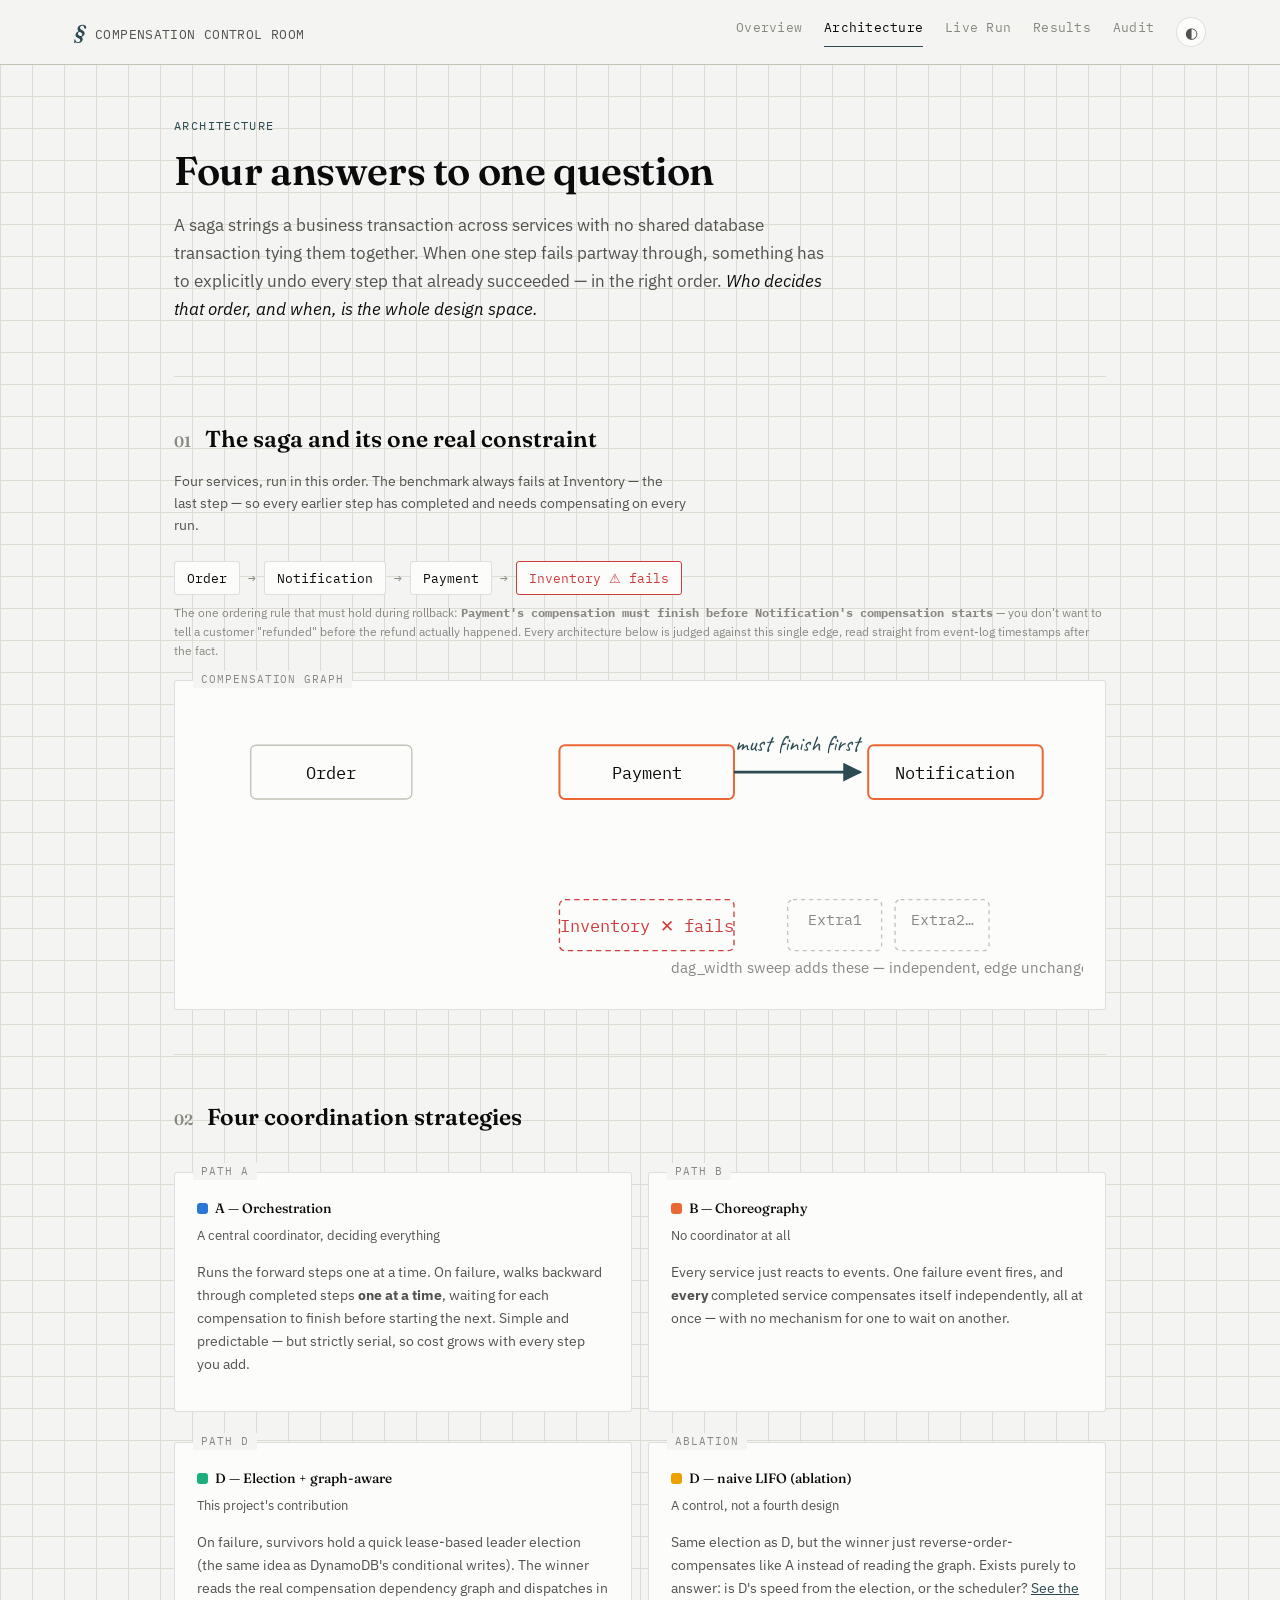
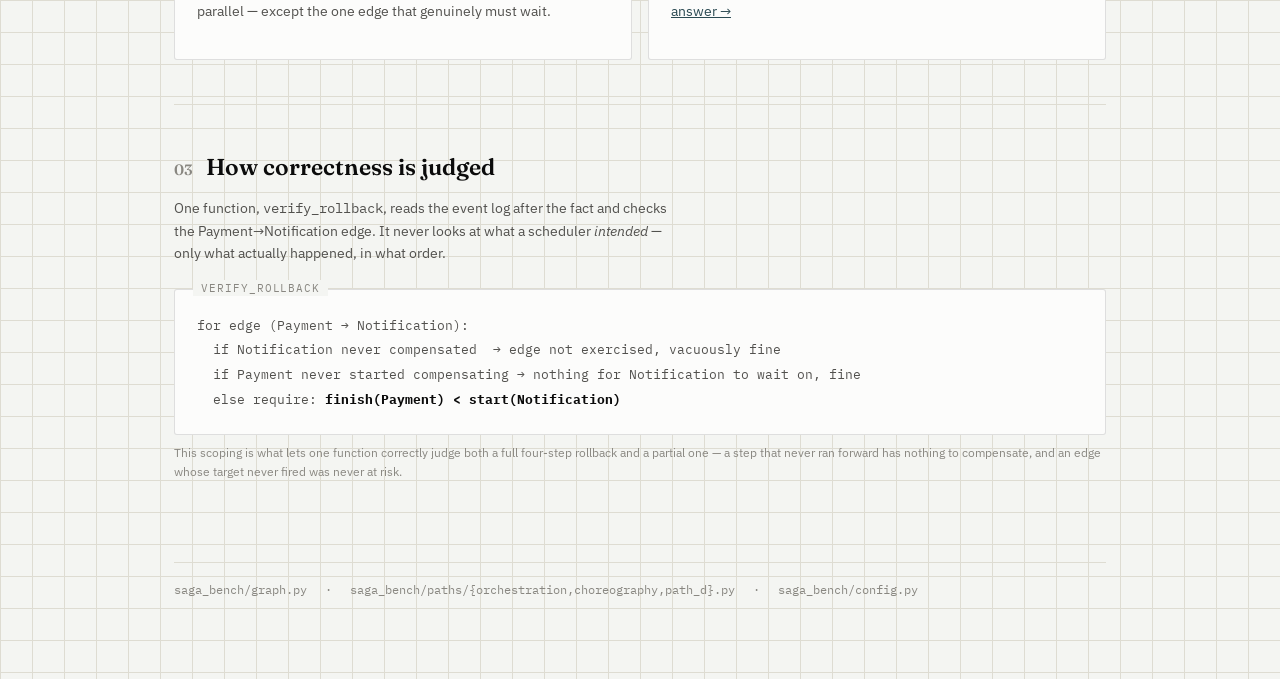
<file: dashboard/architecture.html>
<!DOCTYPE html>
<html lang="en">
<head>
<meta charset="UTF-8">
<meta name="viewport" content="width=device-width, initial-scale=1.0">
<title>Compensation Control Room — Architecture</title>
<link rel="preconnect" href="https://fonts.googleapis.com">
<link rel="preconnect" href="https://fonts.gstatic.com" crossorigin>
<link href="https://fonts.googleapis.com/css2?family=Fraunces:opsz,wght@9..144,500;9..144,600;9..144,700&family=IBM+Plex+Sans:wght@400;500;600;700&family=IBM+Plex+Mono:wght@400;500;600&family=Caveat:wght@500;600&display=swap" rel="stylesheet">
<link rel="stylesheet" href="styles.css">
</head>
<body>

<header class="masthead">
  <div class="inner">
    <div class="brand"><span class="mark">§</span><span class="name">COMPENSATION CONTROL ROOM</span></div>
    <nav class="pagenav">
      <a href="index.html">Overview</a>
      <a href="architecture.html" class="cur">Architecture</a>
      <a href="simulate.html">Live Run</a>
      <a href="results.html">Results</a>
      <a href="audit.html">Audit</a>
      <button id="themeBtn" class="themebtn" aria-label="Toggle theme">◐</button>
    </nav>
  </div>
</header>

<div class="wrap">
  <section class="hero" style="padding-top:40px;">
    <p class="kicker">Architecture</p>
    <h1>Four answers to one question</h1>
    <p class="lede">A saga strings a business transaction across services with no shared database transaction
      tying them together. When one step fails partway through, something has to explicitly undo every
      step that already succeeded &mdash; in the right order. <em>Who decides that order, and when,
      is the whole design space.</em></p>
  </section>

  <section class="block">
    <div class="block-head"><span class="num">01</span><h2>The saga and its one real constraint</h2></div>
    <p class="block-dek">Four services, run in this order. The benchmark always fails at Inventory &mdash;
      the last step &mdash; so every earlier step has completed and needs compensating on every run.</p>

    <div class="flow">
      <span class="step">Order</span><span class="arrow">&rarr;</span>
      <span class="step">Notification</span><span class="arrow">&rarr;</span>
      <span class="step">Payment</span><span class="arrow">&rarr;</span>
      <span class="step fail">Inventory &#9888; fails</span>
    </div>
    <p class="edge-note">The one ordering rule that must hold during rollback: <b class="mono">Payment's
      compensation must finish before Notification's compensation starts</b> &mdash; you don't want to
      tell a customer "refunded" before the refund actually happened. Every architecture below is judged
      against this single edge, read straight from event-log timestamps after the fact.</p>

    <div class="card" data-tab="compensation graph" style="margin-top:20px;">
      <svg viewBox="0 0 660 210" role="img" aria-label="Compensation dependency graph" style="width:100%; height:auto; display:block;">
        <defs>
          <marker id="arrow" viewBox="0 0 10 10" refX="9" refY="5" markerWidth="7" markerHeight="7" orient="auto-start-reverse">
            <path d="M0,0 L10,5 L0,10 z" fill="var(--accent)"></path>
          </marker>
        </defs>
        <!-- the one real edge -->
        <rect x="40" y="30" width="120" height="40" rx="4" fill="var(--surface)" stroke="var(--rule-strong)"></rect>
        <text x="100" y="55" text-anchor="middle" class="mono" style="font-size:13px; fill:var(--ink);">Order</text>

        <rect x="270" y="30" width="130" height="40" rx="4" fill="var(--surface)" stroke="var(--series-b)" stroke-width="1.5"></rect>
        <text x="335" y="55" text-anchor="middle" class="mono" style="font-size:13px; fill:var(--ink);">Payment</text>

        <rect x="500" y="30" width="130" height="40" rx="4" fill="var(--surface)" stroke="var(--series-b)" stroke-width="1.5"></rect>
        <text x="565" y="55" text-anchor="middle" class="mono" style="font-size:13px; fill:var(--ink);">Notification</text>

        <line x1="400" y1="50" x2="494" y2="50" stroke="var(--accent)" stroke-width="2" marker-end="url(#arrow)"></line>
        <text x="447" y="34" text-anchor="middle" class="hand" style="font-size:17px; fill:var(--accent);">must finish first</text>

        <rect x="270" y="145" width="130" height="38" rx="4" fill="none" stroke="var(--critical)" stroke-dasharray="4,3"></rect>
        <text x="335" y="169" text-anchor="middle" class="mono" style="font-size:12.5px; fill:var(--critical);">Inventory ✕ fails</text>

        <rect x="440" y="145" width="70" height="38" rx="4" fill="none" stroke="var(--rule-strong)" stroke-dasharray="3,3"></rect>
        <text x="475" y="164" text-anchor="middle" class="mono" style="font-size:11px; fill:var(--ink-muted);">Extra1</text>
        <rect x="520" y="145" width="70" height="38" rx="4" fill="none" stroke="var(--rule-strong)" stroke-dasharray="3,3"></rect>
        <text x="555" y="164" text-anchor="middle" class="mono" style="font-size:11px; fill:var(--ink-muted);">Extra2&hellip;</text>
        <text x="512" y="200" text-anchor="middle" style="font-size:11px; fill:var(--ink-muted);">dag_width sweep adds these — independent, edge unchanged</text>
      </svg>
    </div>
  </section>

  <section class="block">
    <div class="block-head"><span class="num">02</span><h2>Four coordination strategies</h2></div>

    <div class="grid-2">
      <div class="card" data-tab="path A">
        <h3><span class="pathkey"><span class="sw" style="background:var(--series-a)"></span>A &mdash; Orchestration</h3>
        <p class="sub">A central coordinator, deciding everything</p>
        <p style="font-size:13.5px; color:var(--ink-2); line-height:1.7;">Runs the forward steps one at a time.
          On failure, walks backward through completed steps <b>one at a time</b>, waiting for each
          compensation to finish before starting the next. Simple and predictable &mdash; but strictly
          serial, so cost grows with every step you add.</p>
      </div>
      <div class="card" data-tab="path B">
        <h3><span class="pathkey"><span class="sw" style="background:var(--series-b)"></span>B &mdash; Choreography</h3>
        <p class="sub">No coordinator at all</p>
        <p style="font-size:13.5px; color:var(--ink-2); line-height:1.7;">Every service just reacts to
          events. One failure event fires, and <b>every</b> completed service compensates itself
          independently, all at once &mdash; with no mechanism for one to wait on another.</p>
      </div>
      <div class="card" data-tab="path D">
        <h3><span class="pathkey"><span class="sw" style="background:var(--series-d)"></span>D &mdash; Election + graph-aware</h3>
        <p class="sub">This project's contribution</p>
        <p style="font-size:13.5px; color:var(--ink-2); line-height:1.7;">On failure, survivors hold a quick
          lease-based leader election (the same idea as DynamoDB's conditional writes). The winner reads
          the real compensation dependency graph and dispatches in parallel &mdash; except the one edge
          that genuinely must wait.</p>
      </div>
      <div class="card" data-tab="ablation">
        <h3><span class="pathkey"><span class="sw" style="background:var(--series-dl)"></span>D &mdash; naive LIFO (ablation)</h3>
        <p class="sub">A control, not a fourth design</p>
        <p style="font-size:13.5px; color:var(--ink-2); line-height:1.7;">Same election as D, but the
          winner just reverse-order-compensates like A instead of reading the graph. Exists purely to
          answer: is D's speed from the election, or the scheduler? <a href="results.html#ablation">See the answer &rarr;</a></p>
      </div>
    </div>
  </section>

  <section class="block">
    <div class="block-head"><span class="num">03</span><h2>How correctness is judged</h2></div>
    <p class="block-dek">One function, <span class="mono">verify_rollback</span>, reads the event log after
      the fact and checks the Payment&rarr;Notification edge. It never looks at what a scheduler
      <i>intended</i> &mdash; only what actually happened, in what order.</p>
    <div class="card" data-tab="verify_rollback">
      <p class="mono" style="font-size:13px; line-height:1.9; color:var(--ink-2); margin:0;">
        for edge (Payment &rarr; Notification):<br>
        &nbsp;&nbsp;if Notification never compensated&nbsp;&nbsp;&rarr; edge not exercised, vacuously fine<br>
        &nbsp;&nbsp;if Payment never started compensating &rarr; nothing for Notification to wait on, fine<br>
        &nbsp;&nbsp;else require: <b style="color:var(--ink)">finish(Payment) &lt; start(Notification)</b>
      </p>
    </div>
    <p class="edge-note">This scoping is what lets one function correctly judge both a full four-step
      rollback and a partial one &mdash; a step that never ran forward has nothing to compensate, and an
      edge whose target never fired was never at risk.</p>
  </section>

  <footer class="pagefoot">
    <span>saga_bench/graph.py</span><span>·</span>
    <span>saga_bench/paths/{orchestration,choreography,path_d}.py</span><span>·</span>
    <span>saga_bench/config.py</span>
  </footer>
</div>

<script src="data.js"></script>
<script>initThemeToggle("themeBtn");</script>
</body>
</html>
</file>
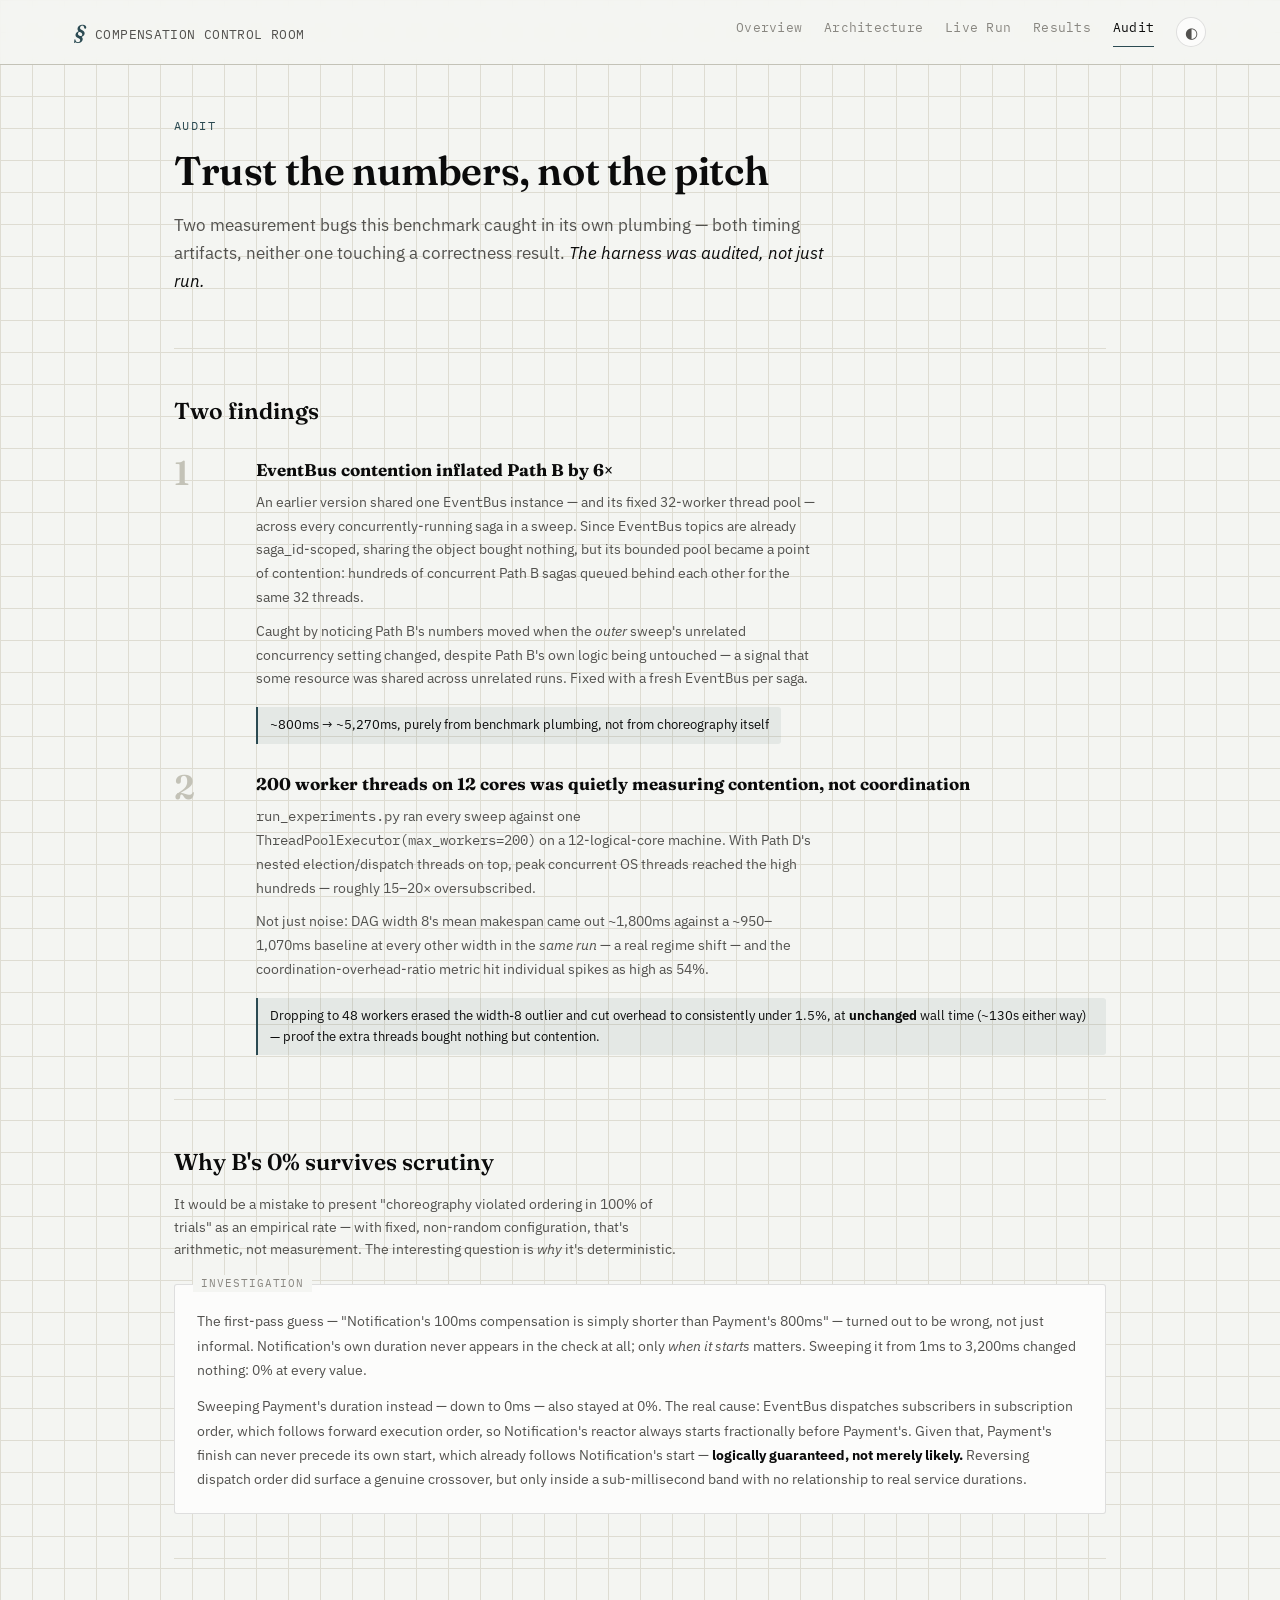
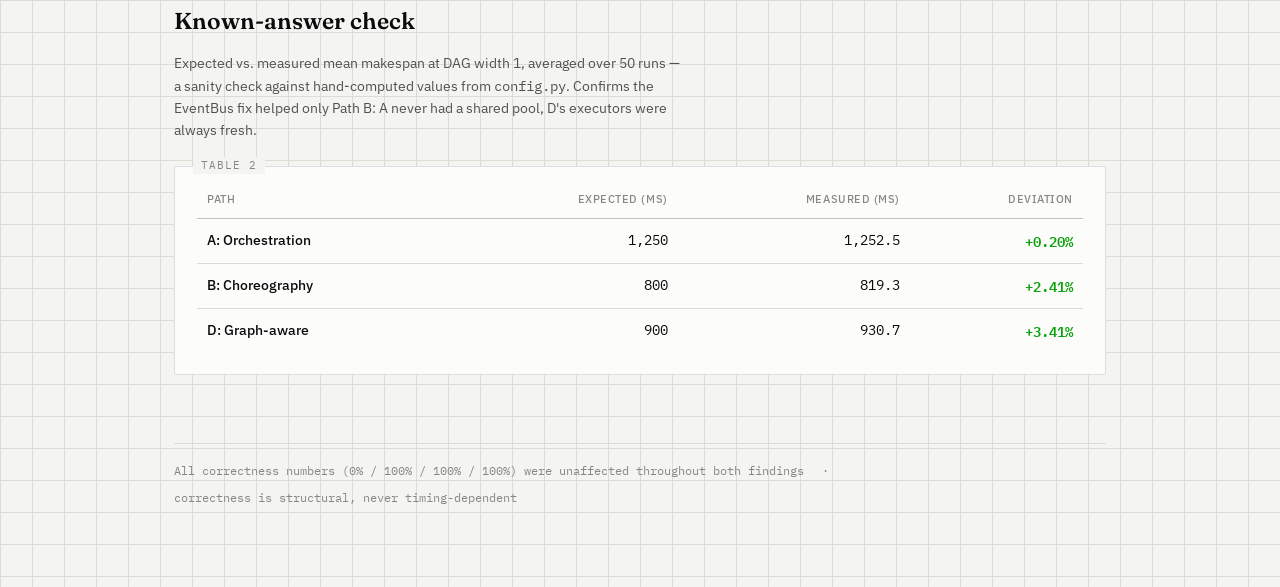
<file: dashboard/audit.html>
<!DOCTYPE html>
<html lang="en">
<head>
<meta charset="UTF-8">
<meta name="viewport" content="width=device-width, initial-scale=1.0">
<title>Compensation Control Room — Audit</title>
<link rel="preconnect" href="https://fonts.googleapis.com">
<link rel="preconnect" href="https://fonts.gstatic.com" crossorigin>
<link href="https://fonts.googleapis.com/css2?family=Fraunces:opsz,wght@9..144,500;9..144,600;9..144,700&family=IBM+Plex+Sans:wght@400;500;600;700&family=IBM+Plex+Mono:wght@400;500;600&family=Caveat:wght@500;600&display=swap" rel="stylesheet">
<link rel="stylesheet" href="styles.css">
</head>
<body>

<header class="masthead">
  <div class="inner">
    <div class="brand"><span class="mark">§</span><span class="name">COMPENSATION CONTROL ROOM</span></div>
    <nav class="pagenav">
      <a href="index.html">Overview</a>
      <a href="architecture.html">Architecture</a>
      <a href="simulate.html">Live Run</a>
      <a href="results.html">Results</a>
      <a href="audit.html" class="cur">Audit</a>
      <button id="themeBtn" class="themebtn" aria-label="Toggle theme">◐</button>
    </nav>
  </div>
</header>

<div class="wrap">
  <section class="hero" style="padding-top:40px;">
    <p class="kicker">Audit</p>
    <h1>Trust the numbers, not the pitch</h1>
    <p class="lede">Two measurement bugs this benchmark caught in its own plumbing &mdash; both timing
      artifacts, neither one touching a correctness result. <em>The harness was audited, not just run.</em></p>
  </section>

  <section class="block">
    <div class="block-head"><h2>Two findings</h2></div>

    <div class="finding">
      <div class="fnum">1</div>
      <div>
        <h3>EventBus contention inflated Path B by 6&times;</h3>
        <p>An earlier version shared one <span class="mono">EventBus</span> instance &mdash; and its fixed
          32-worker thread pool &mdash; across every concurrently-running saga in a sweep. Since
          <span class="mono">EventBus</span> topics are already saga_id-scoped, sharing the object bought
          nothing, but its bounded pool became a point of contention: hundreds of concurrent Path B sagas
          queued behind each other for the same 32 threads.</p>
        <p>Caught by noticing Path B's numbers moved when the <i>outer</i> sweep's unrelated concurrency
          setting changed, despite Path B's own logic being untouched &mdash; a signal that some resource
          was shared across unrelated runs. Fixed with a fresh <span class="mono">EventBus</span> per saga.</p>
        <span class="callout">~800ms &rarr; ~5,270ms, purely from benchmark plumbing, not from choreography itself</span>
      </div>
    </div>

    <div class="finding">
      <div class="fnum">2</div>
      <div>
        <h3>200 worker threads on 12 cores was quietly measuring contention, not coordination</h3>
        <p><span class="mono">run_experiments.py</span> ran every sweep against one
          <span class="mono">ThreadPoolExecutor(max_workers=200)</span> on a 12-logical-core machine.
          With Path D's nested election/dispatch threads on top, peak concurrent OS threads reached the
          high hundreds &mdash; roughly 15&ndash;20&times; oversubscribed.</p>
        <p>Not just noise: DAG width 8's mean makespan came out ~1,800ms against a ~950&ndash;1,070ms
          baseline at every other width in the <i>same run</i> &mdash; a real regime shift &mdash; and the
          coordination-overhead-ratio metric hit individual spikes as high as 54%.</p>
        <span class="callout">Dropping to 48 workers erased the width-8 outlier and cut overhead to
          consistently under 1.5%, at <b>unchanged</b> wall time (~130s either way) &mdash; proof the extra
          threads bought nothing but contention.</span>
      </div>
    </div>
  </section>

  <section class="block">
    <div class="block-head"><h2>Why B's 0% survives scrutiny</h2></div>
    <p class="block-dek">It would be a mistake to present "choreography violated ordering in 100% of
      trials" as an empirical rate &mdash; with fixed, non-random configuration, that's arithmetic, not
      measurement. The interesting question is <i>why</i> it's deterministic.</p>
    <div class="card" data-tab="investigation">
      <p style="font-size:13.5px; color:var(--ink-2); line-height:1.8; margin:0 0 12px;">
        The first-pass guess &mdash; "Notification's 100ms compensation is simply shorter than Payment's
        800ms" &mdash; turned out to be wrong, not just informal. Notification's own duration never
        appears in the check at all; only <i>when it starts</i> matters. Sweeping it from 1ms to 3,200ms
        changed nothing: 0% at every value.</p>
      <p style="font-size:13.5px; color:var(--ink-2); line-height:1.8; margin:0;">
        Sweeping Payment's duration instead &mdash; down to 0ms &mdash; also stayed at 0%. The real cause:
        <span class="mono">EventBus</span> dispatches subscribers in subscription order, which follows
        forward execution order, so Notification's reactor always starts fractionally before Payment's.
        Given that, Payment's finish can never precede its own start, which already follows Notification's
        start &mdash; <b style="color:var(--ink)">logically guaranteed, not merely likely.</b> Reversing
        dispatch order did surface a genuine crossover, but only inside a sub-millisecond band with no
        relationship to real service durations.</p>
    </div>
  </section>

  <section class="block">
    <div class="block-head"><h2>Known-answer check</h2></div>
    <p class="block-dek">Expected vs. measured mean makespan at DAG width 1, averaged over 50 runs &mdash;
      a sanity check against hand-computed values from <span class="mono">config.py</span>. Confirms the
      EventBus fix helped only Path B: A never had a shared pool, D's executors were always fresh.</p>
    <div class="card" data-tab="table 2">
      <div class="tablewrap">
        <table class="kt tab-nums">
          <thead><tr><th>Path</th><th>Expected (ms)</th><th>Measured (ms)</th><th>Deviation</th></tr></thead>
          <tbody id="knownAnswerBody"></tbody>
        </table>
      </div>
    </div>
  </section>

  <footer class="pagefoot">
    <span>All correctness numbers (0% / 100% / 100% / 100%) were unaffected throughout both findings</span><span>·</span>
    <span>correctness is structural, never timing-dependent</span>
  </footer>
</div>

<script src="data.js"></script>
<script>
  (function(){
    var el = document.getElementById("knownAnswerBody");
    ["path_a","path_b","path_d"].forEach(function(key){
      var p = PATHS[key], t = TABLE2[key];
      var tr = document.createElement("tr");
      tr.innerHTML = "<td>" + p.label + "</td><td>" + fmt(t.expected) + "</td><td>" + fmt(t.measured,1) + "</td>" +
        '<td class="dev-good">+' + t.deviation_pct.toFixed(2) + "%</td>";
      el.appendChild(tr);
    });
    initThemeToggle("themeBtn");
  })();
</script>
</body>
</html>
</file>
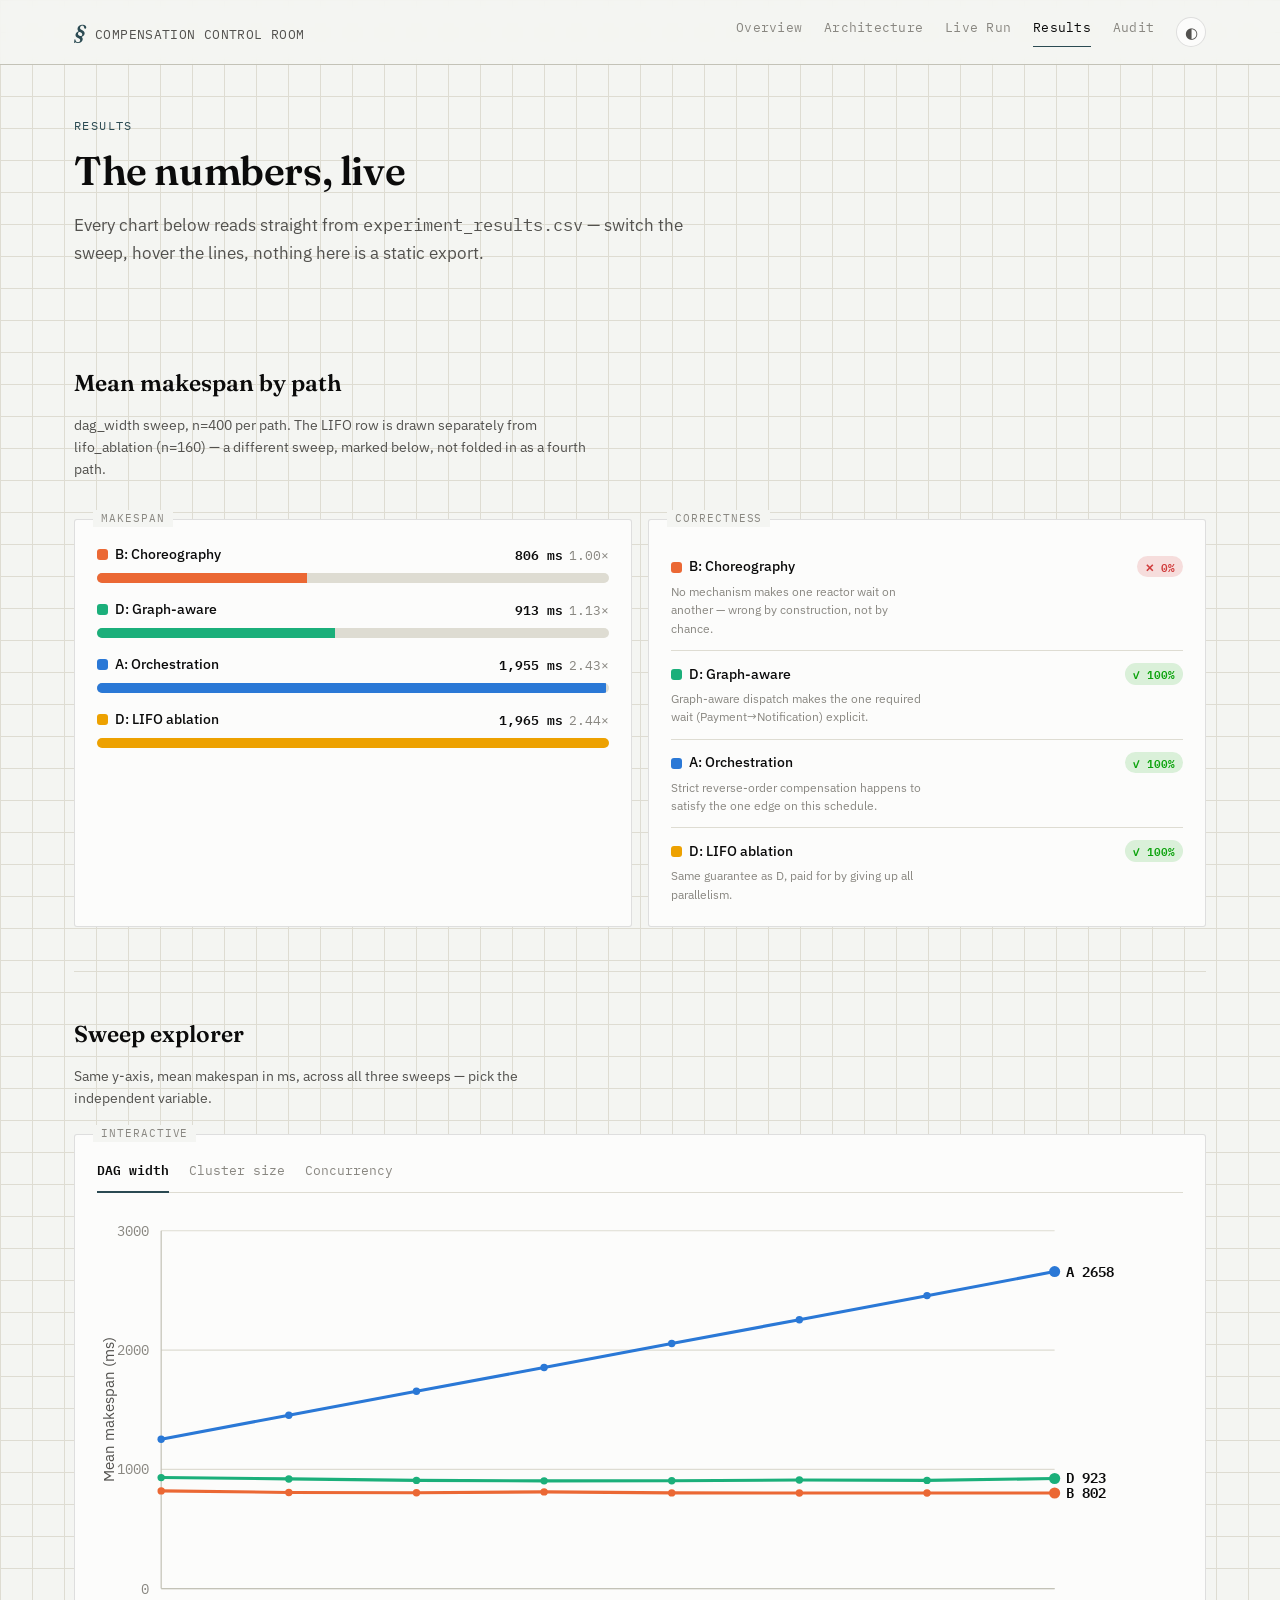
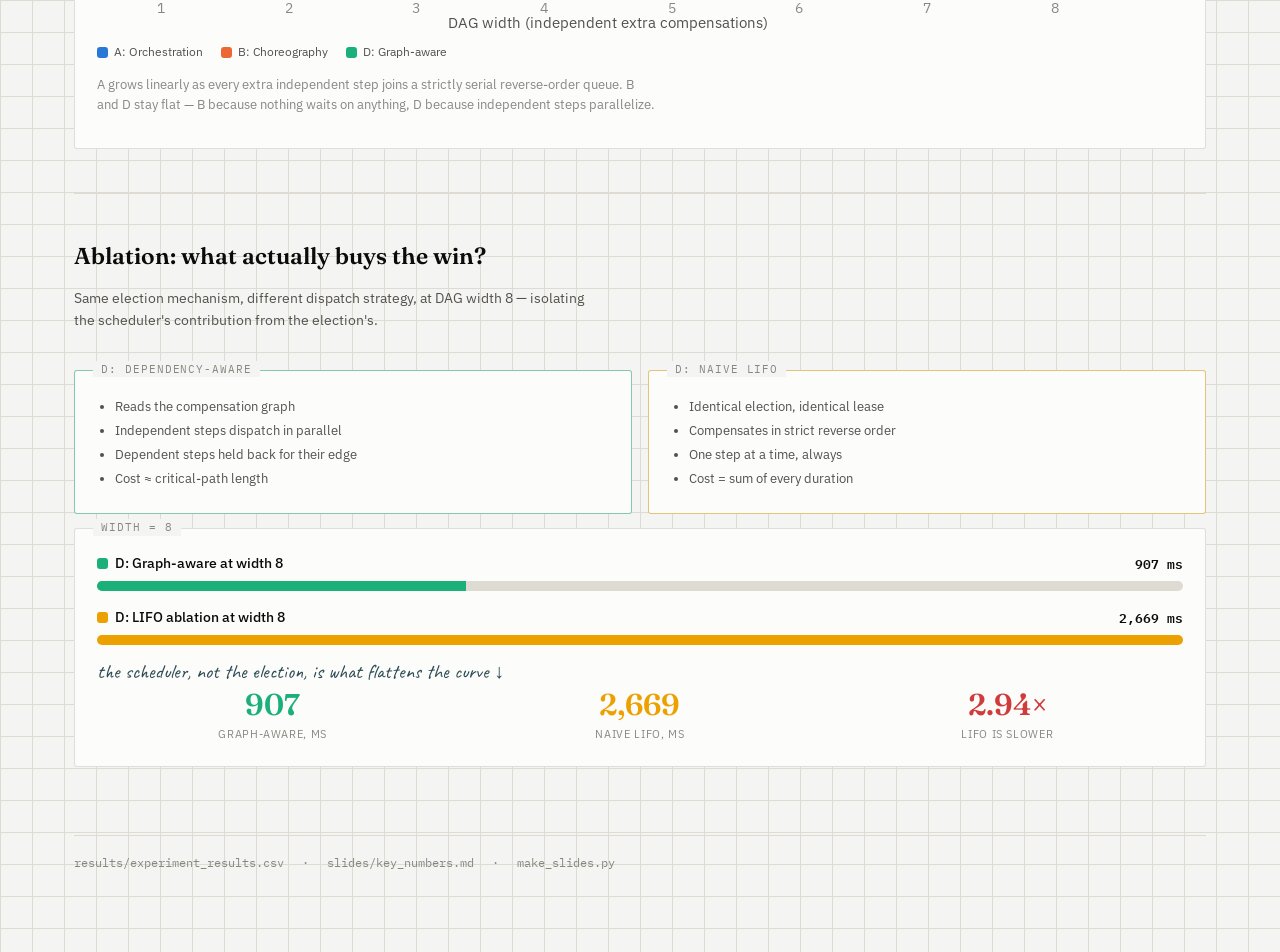
<file: dashboard/results.html>
<!DOCTYPE html>
<html lang="en">
<head>
<meta charset="UTF-8">
<meta name="viewport" content="width=device-width, initial-scale=1.0">
<title>Compensation Control Room — Results</title>
<link rel="preconnect" href="https://fonts.googleapis.com">
<link rel="preconnect" href="https://fonts.gstatic.com" crossorigin>
<link href="https://fonts.googleapis.com/css2?family=Fraunces:opsz,wght@9..144,500;9..144,600;9..144,700&family=IBM+Plex+Sans:wght@400;500;600;700&family=IBM+Plex+Mono:wght@400;500;600&family=Caveat:wght@500;600&display=swap" rel="stylesheet">
<link rel="stylesheet" href="styles.css">
</head>
<body>

<header class="masthead">
  <div class="inner">
    <div class="brand"><span class="mark">§</span><span class="name">COMPENSATION CONTROL ROOM</span></div>
    <nav class="pagenav">
      <a href="index.html">Overview</a>
      <a href="architecture.html">Architecture</a>
      <a href="simulate.html">Live Run</a>
      <a href="results.html" class="cur">Results</a>
      <a href="audit.html">Audit</a>
      <button id="themeBtn" class="themebtn" aria-label="Toggle theme">◐</button>
    </nav>
  </div>
</header>

<div class="wrap wide">
  <section class="hero" style="padding-top:40px;">
    <p class="kicker">Results</p>
    <h1>The numbers, live</h1>
    <p class="lede">Every chart below reads straight from <span class="mono">experiment_results.csv</span>
      &mdash; switch the sweep, hover the lines, nothing here is a static export.</p>
  </section>

  <section class="block">
    <div class="block-head"><h2>Mean makespan by path</h2></div>
    <p class="block-dek">dag_width sweep, n=400 per path. The LIFO row is drawn separately from
      lifo_ablation (n=160) &mdash; a different sweep, marked below, not folded in as a fourth path.</p>
    <div class="grid-2">
      <div class="card" data-tab="makespan">
        <div id="barlist"></div>
      </div>
      <div class="card" data-tab="correctness">
        <div class="clist" id="clist"></div>
      </div>
    </div>
  </section>

  <section class="block">
    <div class="block-head"><h2>Sweep explorer</h2></div>
    <p class="block-dek">Same y-axis, mean makespan in ms, across all three sweeps &mdash; pick the
      independent variable.</p>
    <div class="card" data-tab="interactive">
      <div class="tabs" id="tabs" role="tablist">
        <button class="tab active" data-sweep="dag_width" role="tab">DAG width</button>
        <button class="tab" data-sweep="cluster_size" role="tab">Cluster size</button>
        <button class="tab" data-sweep="concurrency" role="tab">Concurrency</button>
      </div>
      <div class="chart-wrap" id="chartWrap">
        <svg id="chart" viewBox="0 0 880 340" role="img" aria-label="Mean makespan line chart"></svg>
        <div class="tooltip" id="tooltip"></div>
      </div>
      <div class="legend" id="legend"></div>
      <p class="chart-caption" id="chartCaption"></p>
    </div>
  </section>

  <section class="block" id="ablation">
    <div class="block-head"><h2>Ablation: what actually buys the win?</h2></div>
    <p class="block-dek">Same election mechanism, different dispatch strategy, at DAG width 8 &mdash;
      isolating the scheduler's contribution from the election's.</p>

    <div class="grid-2" style="margin-bottom:6px;">
      <div class="card" data-tab="D: dependency-aware" style="border-color:color-mix(in srgb, var(--series-d) 45%, var(--border));">
        <ul style="font-size:13px; color:var(--ink-2); line-height:1.85; margin:0; padding-left:18px;">
          <li>Reads the compensation graph</li>
          <li>Independent steps dispatch in parallel</li>
          <li>Dependent steps held back for their edge</li>
          <li>Cost &asymp; critical-path length</li>
        </ul>
      </div>
      <div class="card" data-tab="D: naive LIFO" style="border-color:color-mix(in srgb, var(--series-dl) 45%, var(--border));">
        <ul style="font-size:13px; color:var(--ink-2); line-height:1.85; margin:0; padding-left:18px;">
          <li>Identical election, identical lease</li>
          <li>Compensates in strict reverse order</li>
          <li>One step at a time, always</li>
          <li>Cost = sum of every duration</li>
        </ul>
      </div>
    </div>

    <div class="card" data-tab="width = 8">
      <div id="ablBars"></div>
      <p class="marginalia" style="margin:14px 0 4px;">the scheduler, not the election, is what flattens the curve &darr;</p>
      <div class="grid-3" id="ablReadouts" style="margin-top:6px;"></div>
    </div>
  </section>

  <footer class="pagefoot">
    <span>results/experiment_results.csv</span><span>·</span>
    <span>slides/key_numbers.md</span><span>·</span>
    <span>make_slides.py</span>
  </footer>
</div>

<script src="data.js"></script>
<script>
(function(){
  "use strict";

  var order = ["path_b","path_d","path_a","path_d_lifo"];

  (function renderBars(){
    var max = Math.max.apply(null, order.map(function(k){ return TABLE1[k].mean; }));
    var el = document.getElementById("barlist");
    order.forEach(function(key){
      var p = PATHS[key], t = TABLE1[key];
      var row = document.createElement("div");
      row.className = "barrow";
      row.innerHTML =
        '<div class="barrow-top"><div class="pathkey"><span class="sw" style="background:var(' + p.colorVar + ')"></span>' + p.label + '</div>' +
        '<div class="barrow-val tab-nums">' + fmt(t.mean) + ' ms<span class="mult">' + t.vs_b.toFixed(2) + '×</span></div></div>' +
        '<div class="track"><div class="fill" style="background:var(' + p.colorVar + ')"></div></div>';
      el.appendChild(row);
      requestAnimationFrame(function(){ row.querySelector(".fill").style.width = (t.mean / max * 100).toFixed(1) + "%"; });
    });
  })();

  (function renderCorrect(){
    var el = document.getElementById("clist");
    order.forEach(function(key){
      var p = PATHS[key], c = CORRECT[key];
      var row = document.createElement("div");
      row.className = "crow";
      row.innerHTML =
        '<div><div class="pathkey"><span class="sw" style="background:var(' + p.colorVar + ')"></span>' + p.label + '</div>' +
        '<div class="crow-why">' + WHY[key] + '</div></div>' +
        '<span class="pill ' + (c===100?"good":"critical") + '">' + (c===100?"✓":"✕") + " " + c + "%</span>";
      el.appendChild(row);
    });
  })();

  (function renderAblation(){
    var d = DATA.lifo_ablation.path_d[8], l = DATA.lifo_ablation.path_d_lifo[8];
    var mult = l / d;
    var bars = document.getElementById("ablBars");
    [ {key:"path_d", v:d}, {key:"path_d_lifo", v:l} ].forEach(function(item){
      var p = PATHS[item.key];
      var row = document.createElement("div");
      row.className = "barrow";
      row.innerHTML =
        '<div class="barrow-top"><div class="pathkey"><span class="sw" style="background:var(' + p.colorVar + ')"></span>' + p.label + ' at width 8</div>' +
        '<div class="barrow-val tab-nums">' + fmt(item.v) + ' ms</div></div>' +
        '<div class="track"><div class="fill" style="background:var(' + p.colorVar + ')"></div></div>';
      bars.appendChild(row);
      requestAnimationFrame(function(){ row.querySelector(".fill").style.width = (item.v/l*100).toFixed(1) + "%"; });
    });
    document.getElementById("ablReadouts").innerHTML =
      '<div class="readout"><div class="rv" style="color:var(--series-d)">' + fmt(d) + '</div><div class="rl">graph-aware, ms</div></div>' +
      '<div class="readout"><div class="rv" style="color:var(--series-dl)">' + fmt(l) + '</div><div class="rl">naive lifo, ms</div></div>' +
      '<div class="readout"><div class="rv" style="color:var(--critical)">' + mult.toFixed(2) + '×</div><div class="rl">lifo is slower</div></div>';
  })();

  var SWEEP_META = {
    dag_width:   { paths:["path_a","path_b","path_d"], xLabel:"DAG width (independent extra compensations)", xTicks:[1,2,3,4,5,6,7,8],
      caption:"A grows linearly as every extra independent step joins a strictly serial reverse-order queue. B and D stay flat — B because nothing waits on anything, D because independent steps parallelize." },
    cluster_size:{ paths:["path_a","path_b","path_d"], xLabel:"Number of services (cluster size)", xTicks:[4,6,8,10,12,14,16],
      caption:"The directly comparable sweep to Rudrabhatla (2018, IJACSA). A's slope is roughly +201 ms per added service; B and D are both within ±2 ms per service." },
    concurrency: { paths:["path_d"], xLabel:"Concurrency level (simultaneous rollbacks)", xTicks:[1,5,10,15,20],
      caption:"Only path_d has data here: this sweep tests LeaseStore contention, unique to D's election — A and B never held a lease. D's own ratio stays close to flat, 1.00× to about 1.05×." }
  };

  function switchSweep(key){
    renderSweepChart(key, SWEEP_META[key], "chart", "legend", "chartCaption", "tooltip", "chartWrap");
    document.querySelectorAll(".tab").forEach(function(t){ t.classList.toggle("active", t.dataset.sweep === key); });
  }
  document.getElementById("tabs").addEventListener("click", function(e){
    var btn = e.target.closest(".tab");
    if (!btn) return;
    switchSweep(btn.dataset.sweep);
  });
  switchSweep("dag_width");
  initThemeToggle("themeBtn");
})();
</script>
</body>
</html>
</file>
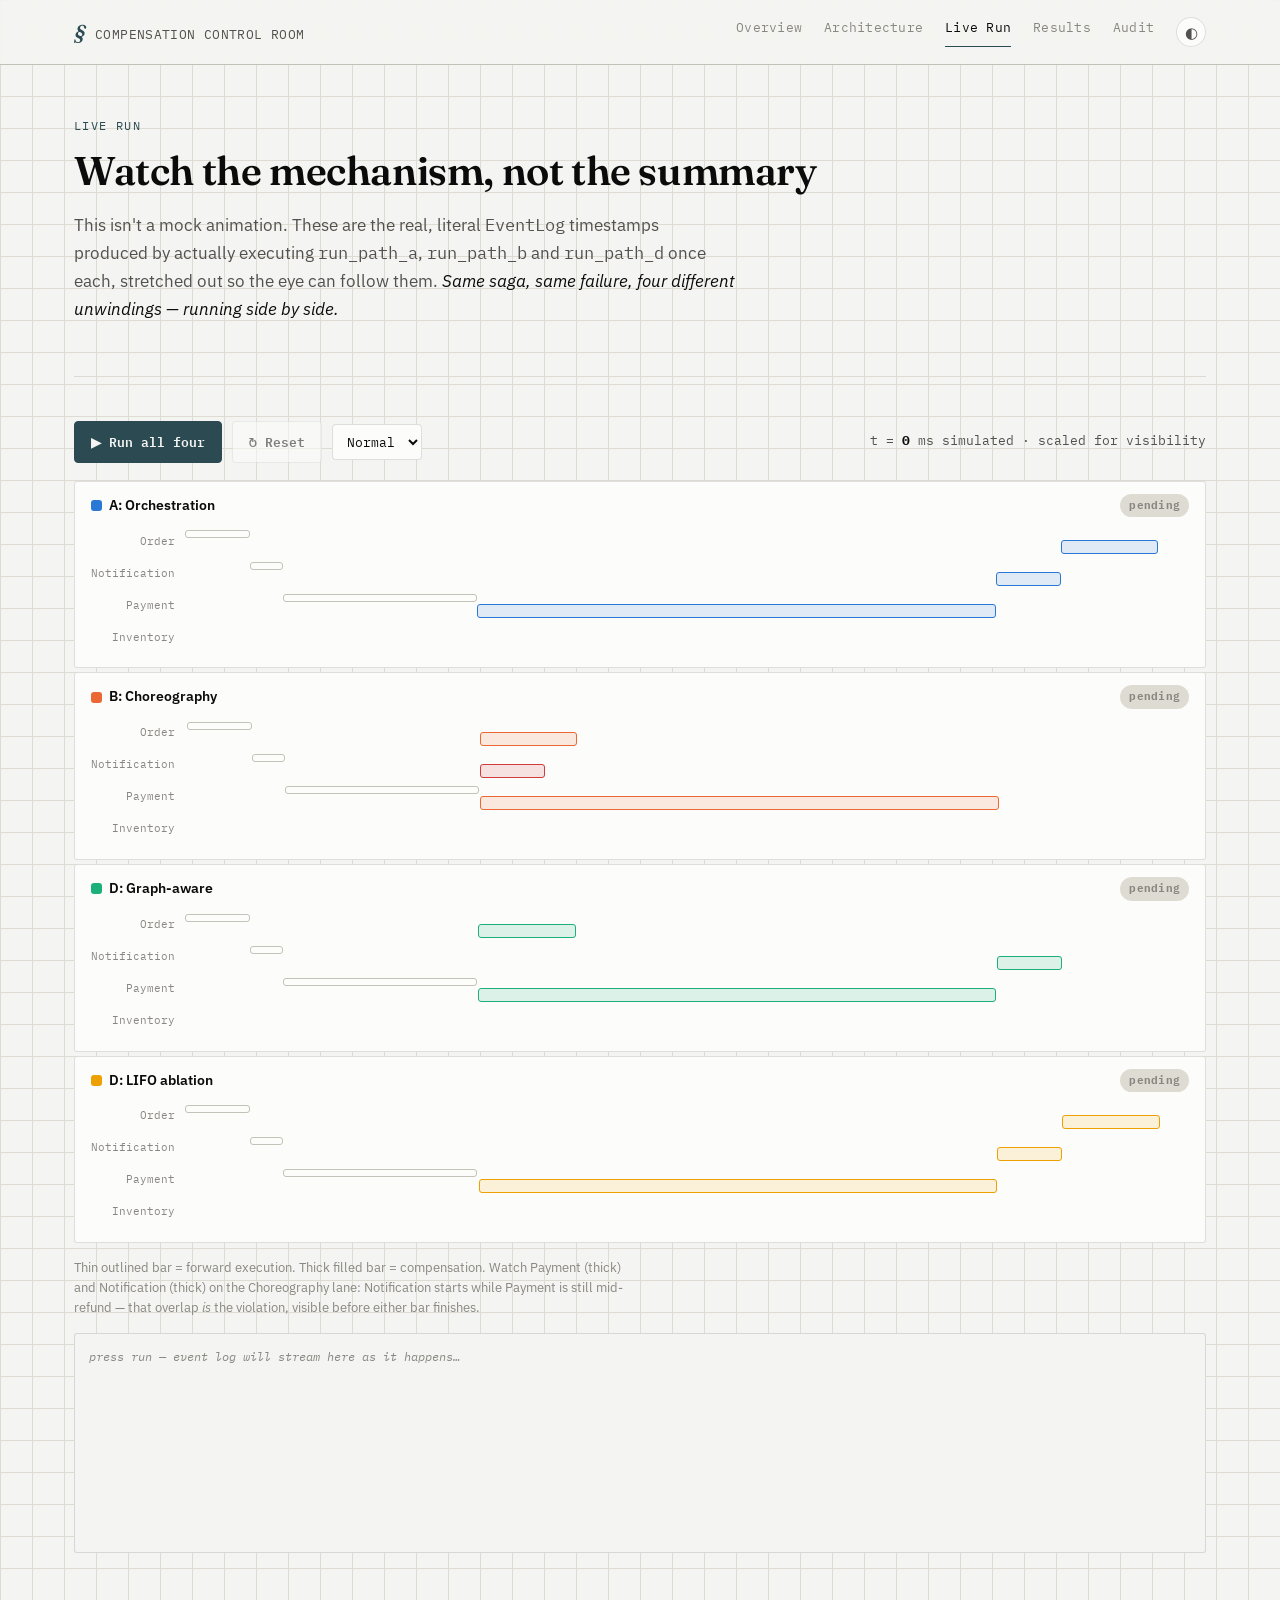
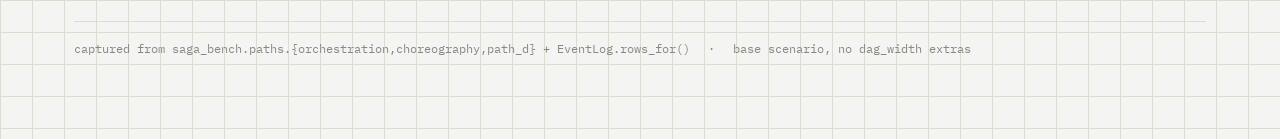
<file: dashboard/simulate.html>
<!DOCTYPE html>
<html lang="en">
<head>
<meta charset="UTF-8">
<meta name="viewport" content="width=device-width, initial-scale=1.0">
<title>Compensation Control Room — Live Run</title>
<link rel="preconnect" href="https://fonts.googleapis.com">
<link rel="preconnect" href="https://fonts.gstatic.com" crossorigin>
<link href="https://fonts.googleapis.com/css2?family=Fraunces:opsz,wght@9..144,500;9..144,600;9..144,700&family=IBM+Plex+Sans:wght@400;500;600;700&family=IBM+Plex+Mono:wght@400;500;600&family=Caveat:wght@500;600&display=swap" rel="stylesheet">
<link rel="stylesheet" href="styles.css">
<style>
  .simhead{ display:flex; justify-content:space-between; align-items:center; gap:16px; flex-wrap:wrap; margin-bottom:18px; }
  .controls{ display:flex; align-items:center; gap:10px; flex-wrap:wrap; }
  .btn{ font-family:"IBM Plex Mono",monospace; font-size:13px; font-weight:600; padding:9px 16px;
    border-radius:4px; border:1px solid var(--border); background:var(--surface); color:var(--ink); cursor:pointer; }
  .btn.primary{ background:var(--accent); border-color:var(--accent); color:var(--paper); }
  .btn:disabled{ opacity:.5; cursor:default; }
  select.speed{ font-family:"IBM Plex Mono",monospace; font-size:12.5px; padding:8px 10px; border-radius:4px;
    border:1px solid var(--border); background:var(--surface); color:var(--ink); }
  .clock{ font-family:"IBM Plex Mono",monospace; font-size:13px; color:var(--ink-2); margin-left:auto; }
  .clock b{ color:var(--ink); }

  .race{ display:flex; flex-direction:column; gap:4px; }
  .lane{ position:relative; background:var(--surface); border:1px solid var(--border); border-radius:3px; padding:12px 16px 14px; }
  .lane-head{ display:flex; align-items:center; justify-content:space-between; margin-bottom:8px; }
  .lane-head .pathkey{ font-weight:600; }
  .lane-badge{ font-family:"IBM Plex Mono",monospace; font-size:11px; font-weight:700; padding:3px 9px;
    border-radius:99px; letter-spacing:0.02em; background:var(--rule); color:var(--ink-muted); transition:background .25s, color .25s; }
  .lane-badge.good{ background:color-mix(in srgb, var(--good) 16%, transparent); color:var(--good); }
  .lane-badge.critical{ background:color-mix(in srgb, var(--critical) 18%, transparent); color:var(--critical); }

  .lrows{ position:relative; }
  .lrow{ display:flex; align-items:center; gap:10px; height:32px; }
  .lrow-label{ width:84px; flex:none; font-family:"IBM Plex Mono",monospace; font-size:11px; color:var(--ink-muted); text-align:right; }
  .lrow-track{ position:relative; flex:1; height:28px; }
  .seg{ position:absolute; border-radius:3px; overflow:hidden; background:var(--rule); }
  .seg.exec{ top:3px; height:8px; border:1px solid var(--rule-strong); background:transparent; }
  .seg.comp{ top:13px; height:14px; border:1.5px solid var(--seg-color); background:color-mix(in srgb, var(--seg-color) 14%, transparent); }
  .seg .fill{ position:absolute; top:0; left:0; bottom:0; width:0%; background:var(--seg-color); }
  .seg.exec .fill{ background:var(--ink-muted); opacity:.55; }
  .failmark{ position:absolute; top:6px; transform:translateX(-50%); font-size:13px; color:var(--critical);
    font-weight:700; opacity:0; transition:opacity .15s; white-space:nowrap; }
  .electmark{ position:absolute; top:-11px; transform:translateX(-50%); font-family:"IBM Plex Mono",monospace;
    font-size:10px; color:var(--accent); opacity:0; transition:opacity .15s; white-space:nowrap; }
  .playhead{ position:absolute; top:0; bottom:0; width:1px; background:var(--accent); left:0%; opacity:0; }
  .playhead::before{ content:""; position:absolute; top:-4px; left:-3px; width:7px; height:7px; border-radius:50%; background:var(--accent); }

  .console{ margin-top:16px; background:var(--paper); border:1px solid var(--border); border-radius:3px;
    padding:12px 14px; height:220px; overflow-y:auto; font-family:"IBM Plex Mono",monospace; font-size:12px; line-height:1.9; }
  .console .line{ white-space:pre; }
  .console .tag{ display:inline-block; width:16px; font-weight:700; }
  .console .empty{ color:var(--ink-muted); font-style:italic; }
</style>
</head>
<body>

<header class="masthead">
  <div class="inner">
    <div class="brand"><span class="mark">§</span><span class="name">COMPENSATION CONTROL ROOM</span></div>
    <nav class="pagenav">
      <a href="index.html">Overview</a>
      <a href="architecture.html">Architecture</a>
      <a href="simulate.html" class="cur">Live Run</a>
      <a href="results.html">Results</a>
      <a href="audit.html">Audit</a>
      <button id="themeBtn" class="themebtn" aria-label="Toggle theme">◐</button>
    </nav>
  </div>
</header>

<div class="wrap wide">
  <section class="hero" style="padding-top:40px;">
    <p class="kicker">Live run</p>
    <h1>Watch the mechanism, not the summary</h1>
    <p class="lede">This isn't a mock animation. These are the real, literal <span class="mono">EventLog</span>
      timestamps produced by actually executing <span class="mono">run_path_a</span>,
      <span class="mono">run_path_b</span> and <span class="mono">run_path_d</span> once each, stretched out
      so the eye can follow them. <em>Same saga, same failure, four different unwindings — running side by side.</em></p>
  </section>

  <section class="block">
    <div class="simhead">
      <div class="controls">
        <button class="btn primary" id="runBtn">&#9654; Run all four</button>
        <button class="btn" id="resetBtn" disabled>&#8635; Reset</button>
        <select class="speed" id="speedSel">
          <option value="9">Slow</option>
          <option value="5" selected>Normal</option>
          <option value="2">Fast</option>
        </select>
      </div>
      <div class="clock">t = <b class="tab-nums" id="clockVal">0</b> ms simulated &middot; scaled for visibility</div>
    </div>

    <div class="race" id="race"></div>

    <p class="chart-caption" style="margin-top:14px;">Thin outlined bar = forward execution. Thick filled bar =
      compensation. Watch Payment (thick) and Notification (thick) on the Choreography lane: Notification starts
      while Payment is still mid-refund — that overlap <i>is</i> the violation, visible before either bar finishes.</p>

    <div class="console" id="console"><div class="empty">press run — event log will stream here as it happens&hellip;</div></div>
  </section>

  <footer class="pagefoot">
    <span>captured from saga_bench.paths.{orchestration,choreography,path_d} + EventLog.rows_for()</span><span>·</span>
    <span>base scenario, no dag_width extras</span>
  </footer>
</div>

<script src="data.js"></script>
<script>
(function(){
  "use strict";

  var STEPS = ["Order","Notification","Payment","Inventory"];
  var ORDER = ["path_a","path_b","path_d","path_d_lifo"];
  var TOTAL = REAL_RUN_TOTAL_MS;

  function deriveSegments(events){
    var seg = {}, markers = { fail:null, elect:null };
    STEPS.forEach(function(s){ seg[s] = {}; });
    events.forEach(function(e){
      if (e.event === "failure_detected") markers.fail = e.t;
      else if (e.event === "elected_orchestrator") markers.elect = e.t;
      else if (e.step && (e.event === "execute_started")) seg[e.step].execStart = e.t;
      else if (e.step && (e.event === "execute_finished")) seg[e.step].execEnd = e.t;
      else if (e.step && (e.event === "compensate_started")) seg[e.step].compStart = e.t;
      else if (e.step && (e.event === "compensate_finished")) seg[e.step].compEnd = e.t;
    });
    return { seg:seg, markers:markers };
  }

  var derived = {}, violated = {};
  ORDER.forEach(function(pk){
    derived[pk] = deriveSegments(REAL_RUN[pk]);
    var s = derived[pk].seg;
    violated[pk] = s.Payment.compEnd > s.Notification.compStart;
  });

  function pct(ms){ return (ms / TOTAL * 100).toFixed(2) + "%"; }

  // ---------------- build DOM ----------------
  var race = document.getElementById("race");
  var laneEls = {};
  ORDER.forEach(function(pk){
    var p = PATHS[pk], d = derived[pk];
    var lane = document.createElement("div");
    lane.className = "lane";
    lane.style.setProperty("--seg-color", "var(" + p.colorVar + ")");
    var rowsHtml = STEPS.map(function(step){
      if (step === "Inventory"){
        return '<div class="lrow"><div class="lrow-label">Inventory</div><div class="lrow-track" data-row="Inventory">' +
          '<span class="failmark" style="left:' + pct(d.markers.fail) + '">&#10005; fails</span></div></div>';
      }
      var s = d.seg[step];
      var elect = "";
      if (step === "Order" && d.markers.elect != null){
        elect = '<span class="electmark" style="left:' + pct(d.markers.elect) + '">election</span>';
      }
      return '<div class="lrow"><div class="lrow-label">' + step + '</div><div class="lrow-track" data-row="' + step + '">' +
        elect +
        '<div class="seg exec" data-step="' + step + '" data-phase="exec" style="left:' + pct(s.execStart) + '; width:' + pct(s.execEnd - s.execStart) + ';"><div class="fill"></div></div>' +
        (s.compStart != null ? '<div class="seg comp" data-step="' + step + '" data-phase="comp" style="left:' + pct(s.compStart) + '; width:' + pct(s.compEnd - s.compStart) + '; --seg-color:' + ((step==="Notification" && violated[pk]) ? "var(--critical)" : "var("+p.colorVar+")") + ';"><div class="fill"></div></div>' : '') +
        '</div></div>';
    }).join("");
    lane.innerHTML =
      '<div class="lane-head"><div class="pathkey"><span class="sw" style="background:var(' + p.colorVar + ')"></span>' + p.label + '</div>' +
      '<span class="lane-badge" id="badge-' + pk + '">pending</span></div>' +
      '<div class="lrows">' + rowsHtml + '<div class="playhead" id="ph-' + pk + '"></div></div>';
    race.appendChild(lane);
    laneEls[pk] = lane;
  });

  // merged, time-sorted event feed across all four lanes
  var feed = [];
  ORDER.forEach(function(pk){
    REAL_RUN[pk].forEach(function(e){ feed.push({ t:e.t, path:pk, step:e.step, event:e.event }); });
  });
  feed.sort(function(a,b){ return a.t - b.t; });

  var consoleEl = document.getElementById("console");
  function logLine(item){
    var p = PATHS[item.path];
    var div = document.createElement("div");
    div.className = "line";
    var label = (item.step ? item.step + "." : "") + item.event;
    div.innerHTML = '<span class="tag" style="color:var(' + p.colorVar + ')">' + p.short[0] + '</span>' +
      '<span style="color:var(--ink-muted)">' + item.t.toFixed(2).padStart(7," ") + "ms</span>  " + label;
    consoleEl.appendChild(div);
    consoleEl.scrollTop = consoleEl.scrollHeight;
  }

  // ---------------- animation loop ----------------
  var state = "idle";          // idle | running | paused | done
  var elapsedSimMs = 0;
  var perfStart = 0;
  var animScale = 5;
  var feedPtr = 0;
  var rafId = null;

  var runBtn = document.getElementById("runBtn");
  var resetBtn = document.getElementById("resetBtn");
  var clockVal = document.getElementById("clockVal");
  var speedSel = document.getElementById("speedSel");

  function allSegEls(){ return race.querySelectorAll(".seg"); }

  function tick(){
    elapsedSimMs = (performance.now() - perfStart) / animScale;
    if (elapsedSimMs >= TOTAL){ elapsedSimMs = TOTAL; }
    clockVal.textContent = Math.round(elapsedSimMs);

    allSegEls().forEach(function(el){
      var track = el.parentElement;
      var leftPct = parseFloat(el.style.left);
      var widthPct = parseFloat(el.style.width);
      var start = leftPct / 100 * TOTAL, end = (leftPct + widthPct) / 100 * TOTAL;
      var frac = end > start ? (elapsedSimMs - start) / (end - start) : (elapsedSimMs >= start ? 1 : 0);
      frac = Math.max(0, Math.min(1, frac));
      el.querySelector(".fill").style.width = (frac*100).toFixed(1) + "%";
    });

    ORDER.forEach(function(pk){
      var d = derived[pk];
      var ph = document.getElementById("ph-" + pk);
      ph.style.left = pct(elapsedSimMs);
      ph.style.opacity = (elapsedSimMs > 0 && elapsedSimMs < TOTAL) ? 1 : (elapsedSimMs >= TOTAL ? 0 : 0);
      var lane = laneEls[pk];
      var failEl = lane.querySelector('[data-row="Inventory"] .failmark');
      if (failEl) failEl.style.opacity = elapsedSimMs >= d.markers.fail ? 1 : 0;
      if (d.markers.elect != null){
        var elEl = lane.querySelector(".electmark");
        if (elEl) elEl.style.opacity = elapsedSimMs >= d.markers.elect ? 1 : 0;
      }
      var badge = document.getElementById("badge-" + pk);
      var notifStart = d.seg.Notification.compStart;
      if (elapsedSimMs >= notifStart){
        var ok = !violated[pk];
        badge.textContent = ok ? "✓ correct" : "✕ violated";
        badge.className = "lane-badge " + (ok ? "good" : "critical");
      } else {
        badge.textContent = "pending"; badge.className = "lane-badge";
      }
    });

    while (feedPtr < feed.length && feed[feedPtr].t <= elapsedSimMs){
      logLine(feed[feedPtr]);
      feedPtr++;
    }

    if (elapsedSimMs >= TOTAL){
      state = "done";
      runBtn.innerHTML = "&#8635; Replay";
      runBtn.disabled = false;
      return;
    }
    if (state === "running") rafId = requestAnimationFrame(tick);
  }

  function start(){
    animScale = Number(speedSel.value);
    var resuming = (state === "paused");
    if (state === "done") doReset();
    if (!resuming){
      consoleEl.innerHTML = "";
      perfStart = performance.now();
    } else {
      perfStart = performance.now() - elapsedSimMs * animScale;
    }
    state = "running";
    runBtn.innerHTML = "&#10074;&#10074; Pause";
    resetBtn.disabled = false;
    rafId = requestAnimationFrame(tick);
  }
  function pause(){
    state = "paused";
    runBtn.innerHTML = "&#9654; Resume";
    if (rafId) cancelAnimationFrame(rafId);
  }
  function doReset(){
    state = "idle"; elapsedSimMs = 0; feedPtr = 0;
    if (rafId) cancelAnimationFrame(rafId);
    clockVal.textContent = "0";
    allSegEls().forEach(function(el){ el.querySelector(".fill").style.width = "0%"; });
    ORDER.forEach(function(pk){
      document.getElementById("ph-" + pk).style.opacity = 0;
      var lane = laneEls[pk];
      var failEl = lane.querySelector('[data-row="Inventory"] .failmark');
      if (failEl) failEl.style.opacity = 0;
      var elEl = lane.querySelector(".electmark");
      if (elEl) elEl.style.opacity = 0;
      var badge = document.getElementById("badge-" + pk);
      badge.textContent = "pending"; badge.className = "lane-badge";
    });
    consoleEl.innerHTML = '<div class="empty">press run — event log will stream here as it happens&hellip;</div>';
    runBtn.innerHTML = "&#9654; Run all four";
    resetBtn.disabled = true;
  }

  runBtn.addEventListener("click", function(){
    if (state === "running") pause(); else start();
  });
  resetBtn.addEventListener("click", doReset);

  initThemeToggle("themeBtn");
})();
</script>
</body>
</html>
</file>
<file: dashboard/styles.css>
/* Compensation Control Room — shared design tokens & components.
   Identity: a lab report / bench notebook for the benchmark, not a SaaS
   dashboard — index-card tabs instead of shadowed panels, hairline rules
   instead of boxes, serif heads instead of another grotesk. */

:root{
  color-scheme: light;
  --paper:          #f4f5f2;   /* page plane — cool paper, not cream */
  --surface:        #fcfcfb;   /* card / chart surface */
  --ink:            #0b0b0b;
  --ink-2:          #52514e;
  --ink-muted:      #898781;
  --rule:           #dedcd2;   /* hairlines, graph-paper grid */
  --rule-strong:    #c3c2b7;
  --border:         rgba(11,11,11,0.12);
  --accent:         #2b4a52;   /* brand rule/link — distinct from all 4 series hues */
  --accent-wash:    rgba(43,74,82,0.08);

  --series-a:  #2a78d6;  /* orchestration — blue */
  --series-b:  #eb6834;  /* choreography — orange */
  --series-d:  #1baf7a;  /* graph-aware — aqua */
  --series-dl: #eda100;  /* LIFO ablation — yellow */
  --good:      #0ca30c;
  --critical:  #d03b3b;
}
@media (prefers-color-scheme: dark){
  :root:not([data-theme="light"]){
    color-scheme: dark;
    --paper:        #0b0c0b;
    --surface:      #1a1a19;
    --ink:          #ffffff;
    --ink-2:        #c3c2b7;
    --ink-muted:    #898781;
    --rule:         #2a2b28;
    --rule-strong:  #383835;
    --border:       rgba(255,255,255,0.12);
    --accent:       #7fb8b0;
    --accent-wash:  rgba(127,184,176,0.10);
    --series-a:  #3987e5;
    --series-b:  #d95926;
    --series-d:  #199e70;
    --series-dl: #c98500;
    --good:      #0ca30c;
    --critical:  #e66767;
  }
}
:root[data-theme="dark"]{
  color-scheme: dark;
  --paper:        #0b0c0b;
  --surface:      #1a1a19;
  --ink:          #ffffff;
  --ink-2:        #c3c2b7;
  --ink-muted:    #898781;
  --rule:         #2a2b28;
  --rule-strong:  #383835;
  --border:       rgba(255,255,255,0.12);
  --accent:       #7fb8b0;
  --accent-wash:  rgba(127,184,176,0.10);
  --series-a:  #3987e5;
  --series-b:  #d95926;
  --series-d:  #199e70;
  --series-dl: #c98500;
  --good:      #0ca30c;
  --critical:  #e66767;
}

*{ box-sizing:border-box; }
html{ text-size-adjust:100%; }
body{
  margin:0;
  background-color:var(--paper);
  background-image:
    linear-gradient(var(--rule) 1px, transparent 1px),
    linear-gradient(90deg, var(--rule) 1px, transparent 1px);
  background-size: 32px 32px;
  color:var(--ink);
  font-family:"IBM Plex Sans", system-ui, -apple-system, "Segoe UI", sans-serif;
  font-size:15px;
  line-height:1.6;
  -webkit-font-smoothing:antialiased;
}
::selection{ background:var(--accent-wash); color:var(--ink); }
a{ color:var(--accent); }
h1,h2,h3{ font-family:"Fraunces", Georgia, "Times New Roman", serif; text-wrap:balance; margin:0; }
.mono{ font-family:"IBM Plex Mono", ui-monospace, "Cascadia Mono", Consolas, monospace; }
.hand{ font-family:"Caveat", cursive; }
.tab-nums{ font-variant-numeric:tabular-nums; }

.wrap{ max-width:980px; margin:0 auto; padding:0 24px 80px; }
.wrap.wide{ max-width:1180px; }

/* ---------- masthead / nav ---------- */
header.masthead{
  position:sticky; top:0; z-index:20;
  background:color-mix(in srgb, var(--paper) 88%, transparent);
  backdrop-filter:blur(6px);
  border-bottom:1px solid var(--rule-strong);
}
header.masthead .inner{
  max-width:1180px; margin:0 auto; padding:16px 24px;
  display:flex; align-items:center; justify-content:space-between; gap:20px; flex-wrap:wrap;
}
.brand{ display:flex; align-items:baseline; gap:9px; }
.brand .mark{ font-family:"Fraunces",serif; font-style:italic; font-weight:600; font-size:20px; color:var(--accent); }
.brand .name{ font-family:"IBM Plex Mono",monospace; font-size:12.5px; letter-spacing:0.03em; color:var(--ink-2); }
nav.pagenav{ display:flex; gap:22px; font-family:"IBM Plex Mono",monospace; font-size:12.5px; }
nav.pagenav a{
  text-decoration:none; color:var(--ink-muted); letter-spacing:0.02em;
  padding-bottom:3px; border-bottom:1px solid transparent;
}
nav.pagenav a:hover{ color:var(--ink); }
nav.pagenav a.cur{ color:var(--ink); border-bottom-color:var(--accent); }
.themebtn{
  font-size:15px; line-height:1; width:30px; height:30px; border-radius:50%;
  border:1px solid var(--border); background:var(--surface); color:var(--ink-2);
  cursor:pointer; display:inline-flex; align-items:center; justify-content:center;
}
.themebtn:hover{ border-color:var(--accent); color:var(--ink); }

/* ---------- hero ---------- */
.hero{ padding:52px 0 36px; border-bottom:1px solid var(--rule); }
.hero .kicker{ font-family:"IBM Plex Mono",monospace; font-size:11.5px; letter-spacing:0.12em;
  text-transform:uppercase; color:var(--accent); margin-bottom:14px; }
.hero h1{ font-size:40px; font-weight:600; line-height:1.12; letter-spacing:-0.01em; margin-bottom:16px; }
.hero .lede{ font-size:17px; color:var(--ink-2); max-width:66ch; line-height:1.65; }
.hero .lede em{ font-style:italic; color:var(--ink); }

/* ---------- section rhythm ---------- */
section.block{ padding:44px 0; border-bottom:1px solid var(--rule); }
section.block:last-of-type{ border-bottom:none; }
.block-head{ display:flex; align-items:baseline; gap:14px; margin-bottom:22px; flex-wrap:wrap; }
.block-head .num{ font-family:"Fraunces",serif; font-size:15px; font-weight:600; color:var(--ink-muted); }
.block-head h2{ font-size:23px; font-weight:600; }
.block-dek{ font-size:14px; color:var(--ink-2); margin:-10px 0 24px; max-width:64ch; }

/* ---------- index card (the recurring "specimen" module) ---------- */
.card{
  position:relative; background:var(--surface); border:1px solid var(--border);
  border-radius:3px; padding:24px 22px 22px; margin-top:14px;
}
.card[data-tab]::before{
  content:attr(data-tab); position:absolute; top:-10px; left:18px;
  background:var(--paper); padding:0 8px; font-family:"IBM Plex Mono",monospace;
  font-size:10.5px; letter-spacing:0.09em; text-transform:uppercase; color:var(--ink-muted);
}
.card h3{ font-size:15px; font-weight:600; margin-bottom:4px; }
.card p.sub{ font-size:12.5px; color:var(--ink-2); margin:0 0 16px; }
.grid-2{ display:grid; grid-template-columns:1fr 1fr; gap:16px; }
.grid-3{ display:grid; grid-template-columns:repeat(3,1fr); gap:16px; }
.grid-4{ display:grid; grid-template-columns:repeat(4,1fr); gap:14px; }
@media (max-width:860px){ .grid-2,.grid-3,.grid-4{ grid-template-columns:1fr 1fr; } }
@media (max-width:560px){ .grid-2,.grid-3,.grid-4{ grid-template-columns:1fr; } }

/* ---------- path key (swatch + label used everywhere) ---------- */
.pathkey{ display:inline-flex; align-items:center; gap:7px; font-size:13.5px; font-weight:500; }
.sw{ width:11px; height:11px; border-radius:3px; flex:none; display:inline-block; }
.dash{ display:inline-block; width:16px; height:0; border-top-width:2.5px; border-top-style:solid; }
.dash.dotted{ border-top-style:dashed; }

/* ---------- pills / status ---------- */
.pill{ display:inline-flex; align-items:center; gap:4px; font-size:11px; font-weight:600;
  padding:2px 8px; border-radius:99px; font-family:"IBM Plex Mono",monospace; }
.pill.good{ color:var(--good); background:color-mix(in srgb, var(--good) 14%, transparent); }
.pill.critical{ color:var(--critical); background:color-mix(in srgb, var(--critical) 16%, transparent); }

/* ---------- readouts ---------- */
.readout{ text-align:center; }
.readout .rv{ font-family:"Fraunces",serif; font-size:30px; font-weight:600; line-height:1; }
.readout .rl{ font-size:11px; color:var(--ink-muted); text-transform:uppercase; letter-spacing:0.06em; margin-top:6px; }

/* ---------- bars ---------- */
.barrow + .barrow{ margin-top:16px; }
.barrow-top{ display:flex; justify-content:space-between; align-items:baseline; margin-bottom:6px; }
.barrow-val{ font-family:"IBM Plex Mono",monospace; font-size:13px; font-weight:600; }
.barrow-val .mult{ color:var(--ink-muted); font-weight:400; margin-left:6px; }
.track{ height:10px; border-radius:5px; background:var(--rule); overflow:hidden; }
.fill{ height:100%; width:0; transition:width .8s cubic-bezier(.2,.8,.2,1); }

/* ---------- correctness list ---------- */
.clist .crow{ display:flex; align-items:flex-start; justify-content:space-between; gap:12px;
  padding:12px 0; border-bottom:1px solid var(--rule); }
.clist .crow:last-child{ border-bottom:none; padding-bottom:0; }
.crow-why{ font-size:11.5px; color:var(--ink-muted); max-width:36ch; margin-top:3px; }

/* ---------- nav cards on overview ---------- */
.navcards{ display:grid; grid-template-columns:repeat(3,1fr); gap:16px; }
@media (max-width:760px){ .navcards{ grid-template-columns:1fr; } }
.navcard{
  display:block; text-decoration:none; color:inherit; background:var(--surface);
  border:1px solid var(--border); border-radius:3px; padding:20px; position:relative;
  transition:transform .15s ease, border-color .15s ease;
}
.navcard:hover{ transform:translateY(-2px); border-color:var(--accent); }
.navcard .nc-num{ font-family:"IBM Plex Mono",monospace; font-size:11px; color:var(--ink-muted); margin-bottom:10px; }
.navcard h3{ font-size:18px; margin-bottom:8px; }
.navcard p{ font-size:13px; color:var(--ink-2); margin:0; }
.navcard .go{ font-family:"IBM Plex Mono",monospace; font-size:11.5px; color:var(--accent); margin-top:14px; display:inline-block; }

/* ---------- tabs (sweep selector) ---------- */
.tabs{ display:flex; gap:20px; border-bottom:1px solid var(--rule); margin-bottom:18px; }
.tab{ font-family:"IBM Plex Mono",monospace; font-size:12.5px; padding:0 0 10px; color:var(--ink-muted);
  cursor:pointer; border:none; background:none; border-bottom:2px solid transparent; margin-bottom:-1px; }
.tab.active{ color:var(--ink); border-bottom-color:var(--accent); font-weight:600; }
.tab:focus-visible{ outline:2px solid var(--accent); outline-offset:2px; }

/* ---------- chart ---------- */
.chart-wrap{ position:relative; }
.chart-wrap svg{ display:block; width:100%; height:auto; overflow:visible; }
.legend{ display:flex; gap:18px; flex-wrap:wrap; margin-top:12px; font-size:12px; color:var(--ink-2); }
.legend .item{ display:flex; align-items:center; gap:6px; }
.chart-caption{ font-size:12.5px; color:var(--ink-muted); margin-top:12px; line-height:1.6; max-width:70ch; }
.tooltip{
  position:absolute; pointer-events:none; background:var(--ink); color:var(--paper);
  font-family:"IBM Plex Mono",monospace; font-size:11.5px; padding:8px 10px; border-radius:4px;
  opacity:0; transition:opacity .1s; white-space:nowrap; z-index:5; line-height:1.65;
}
.tooltip .trow{ display:flex; align-items:center; gap:6px; }
.tooltip .sw{ width:8px; height:8px; border-radius:2px; }

/* ---------- marginalia (hand annotation, used sparingly) ---------- */
.marginalia{ font-family:"Caveat",cursive; font-size:20px; color:var(--accent); line-height:1.25;
  position:relative; }
.marginalia .arrow{ font-family:"Caveat",cursive; }

/* ---------- table ---------- */
.tablewrap{ overflow-x:auto; }
table.kt{ width:100%; border-collapse:collapse; font-size:13.5px; }
table.kt th{ text-align:right; font-size:11px; text-transform:uppercase; letter-spacing:0.05em;
  color:var(--ink-muted); font-weight:500; padding:0 10px 10px; border-bottom:1px solid var(--rule-strong); }
table.kt th:first-child, table.kt td:first-child{ text-align:left; }
table.kt td{ text-align:right; padding:11px 10px; border-bottom:1px solid var(--rule); font-family:"IBM Plex Mono",monospace; }
table.kt td:first-child{ font-family:"IBM Plex Sans",sans-serif; font-weight:500; }
table.kt tr:last-child td{ border-bottom:none; }
.dev-good{ color:var(--good); font-weight:600; }

/* ---------- finding blocks (audit page) ---------- */
.finding{ display:grid; grid-template-columns:64px 1fr; gap:18px; margin-top:26px; }
.finding .fnum{ font-family:"Fraunces",serif; font-size:34px; font-weight:600; color:var(--rule-strong); line-height:1; }
.finding h3{ font-size:17px; margin-bottom:8px; }
.finding p{ font-size:14px; color:var(--ink-2); line-height:1.7; margin:0 0 10px; max-width:70ch; }
.finding .callout{
  display:inline-block; margin-top:6px; padding:8px 12px; background:var(--accent-wash);
  border-left:2px solid var(--accent); font-size:13px; color:var(--ink); border-radius:0 3px 3px 0;
}
@media (max-width:600px){ .finding{ grid-template-columns:1fr; } .finding .fnum{ font-size:22px; } }

/* ---------- diagram (architecture page) ---------- */
.flow{ display:flex; align-items:center; gap:8px; flex-wrap:wrap; font-family:"IBM Plex Mono",monospace; font-size:12.5px; }
.flow .step{ border:1px solid var(--border); border-radius:3px; padding:6px 12px; background:var(--surface); }
.flow .arrow{ color:var(--ink-muted); }
.flow .step.fail{ border-color:var(--critical); color:var(--critical); }
.edge-note{ font-size:12px; color:var(--ink-muted); margin-top:8px; }

footer.pagefoot{
  margin-top:24px; padding-top:18px; border-top:1px solid var(--rule);
  display:flex; flex-wrap:wrap; gap:8px 18px; font-family:"IBM Plex Mono",monospace;
  font-size:11.5px; color:var(--ink-muted);
}

@media (prefers-reduced-motion:reduce){ .fill,.navcard{ transition:none; } }
</file>
